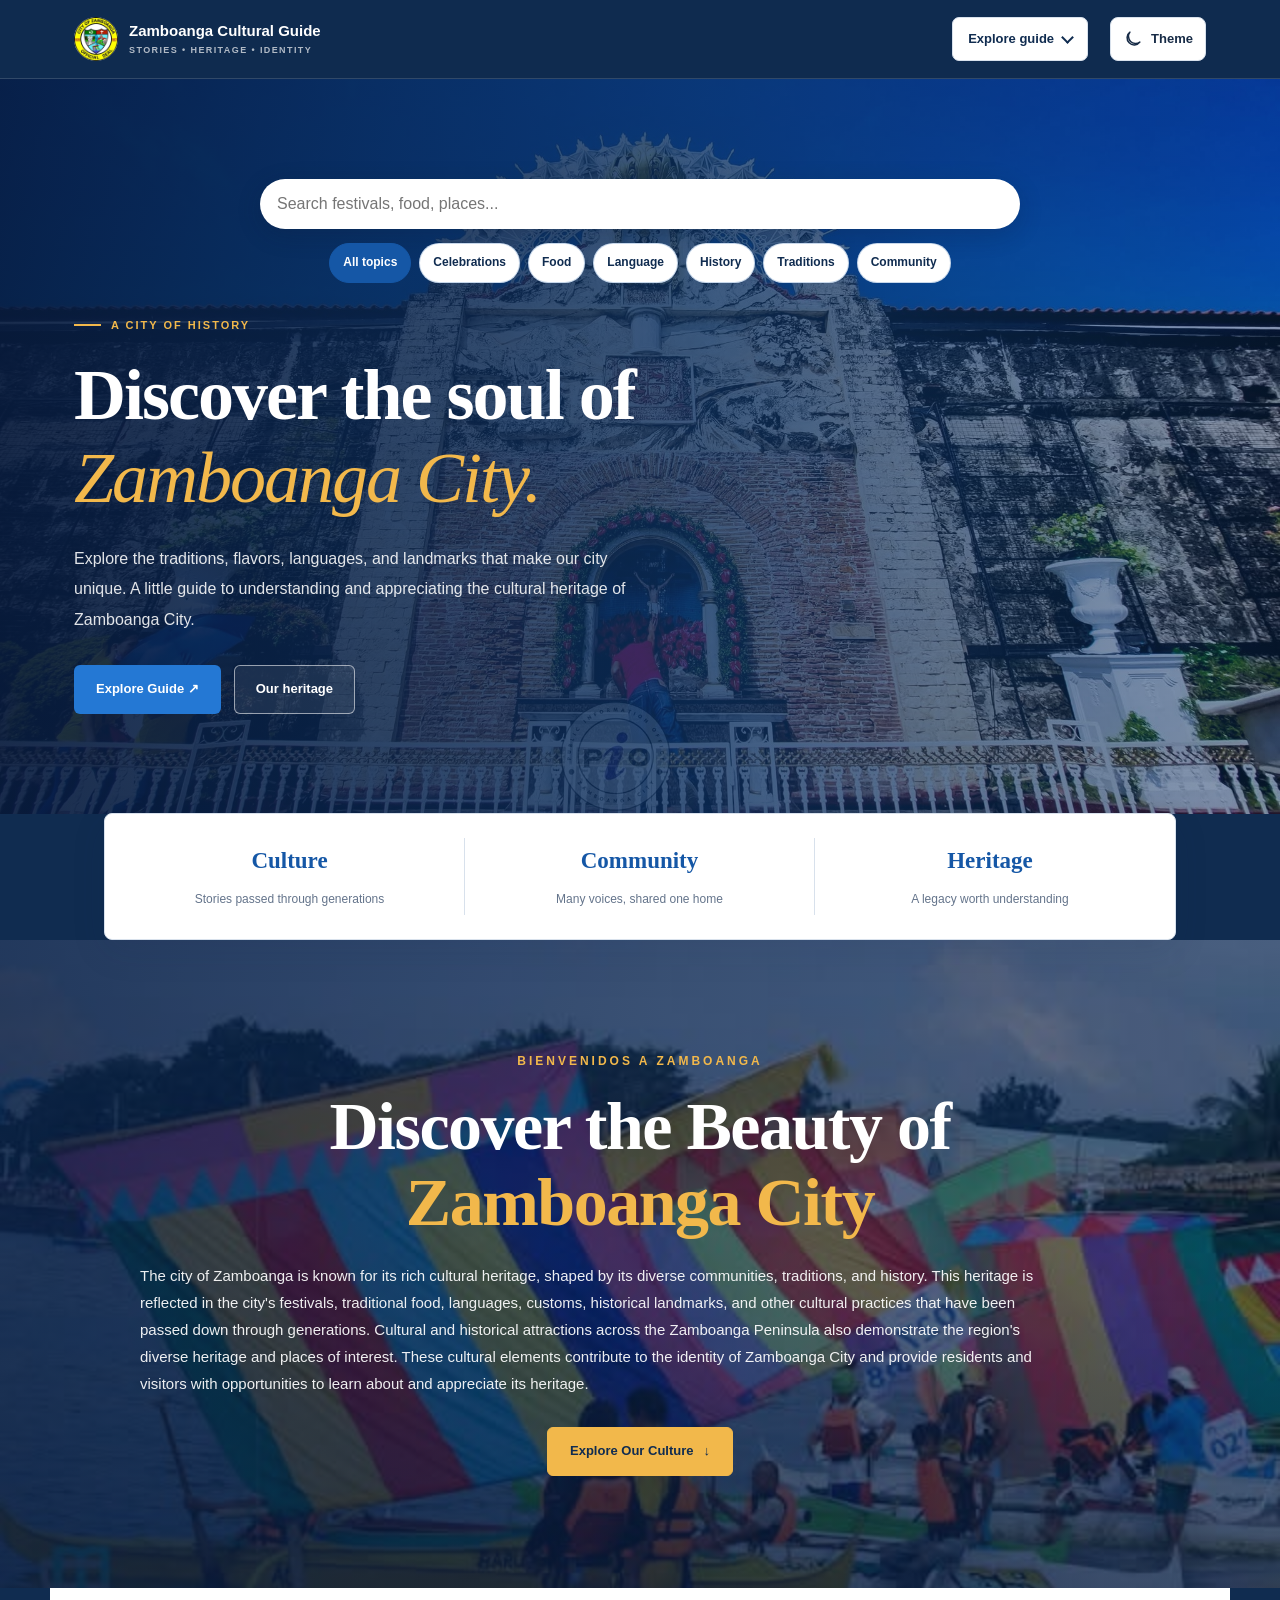
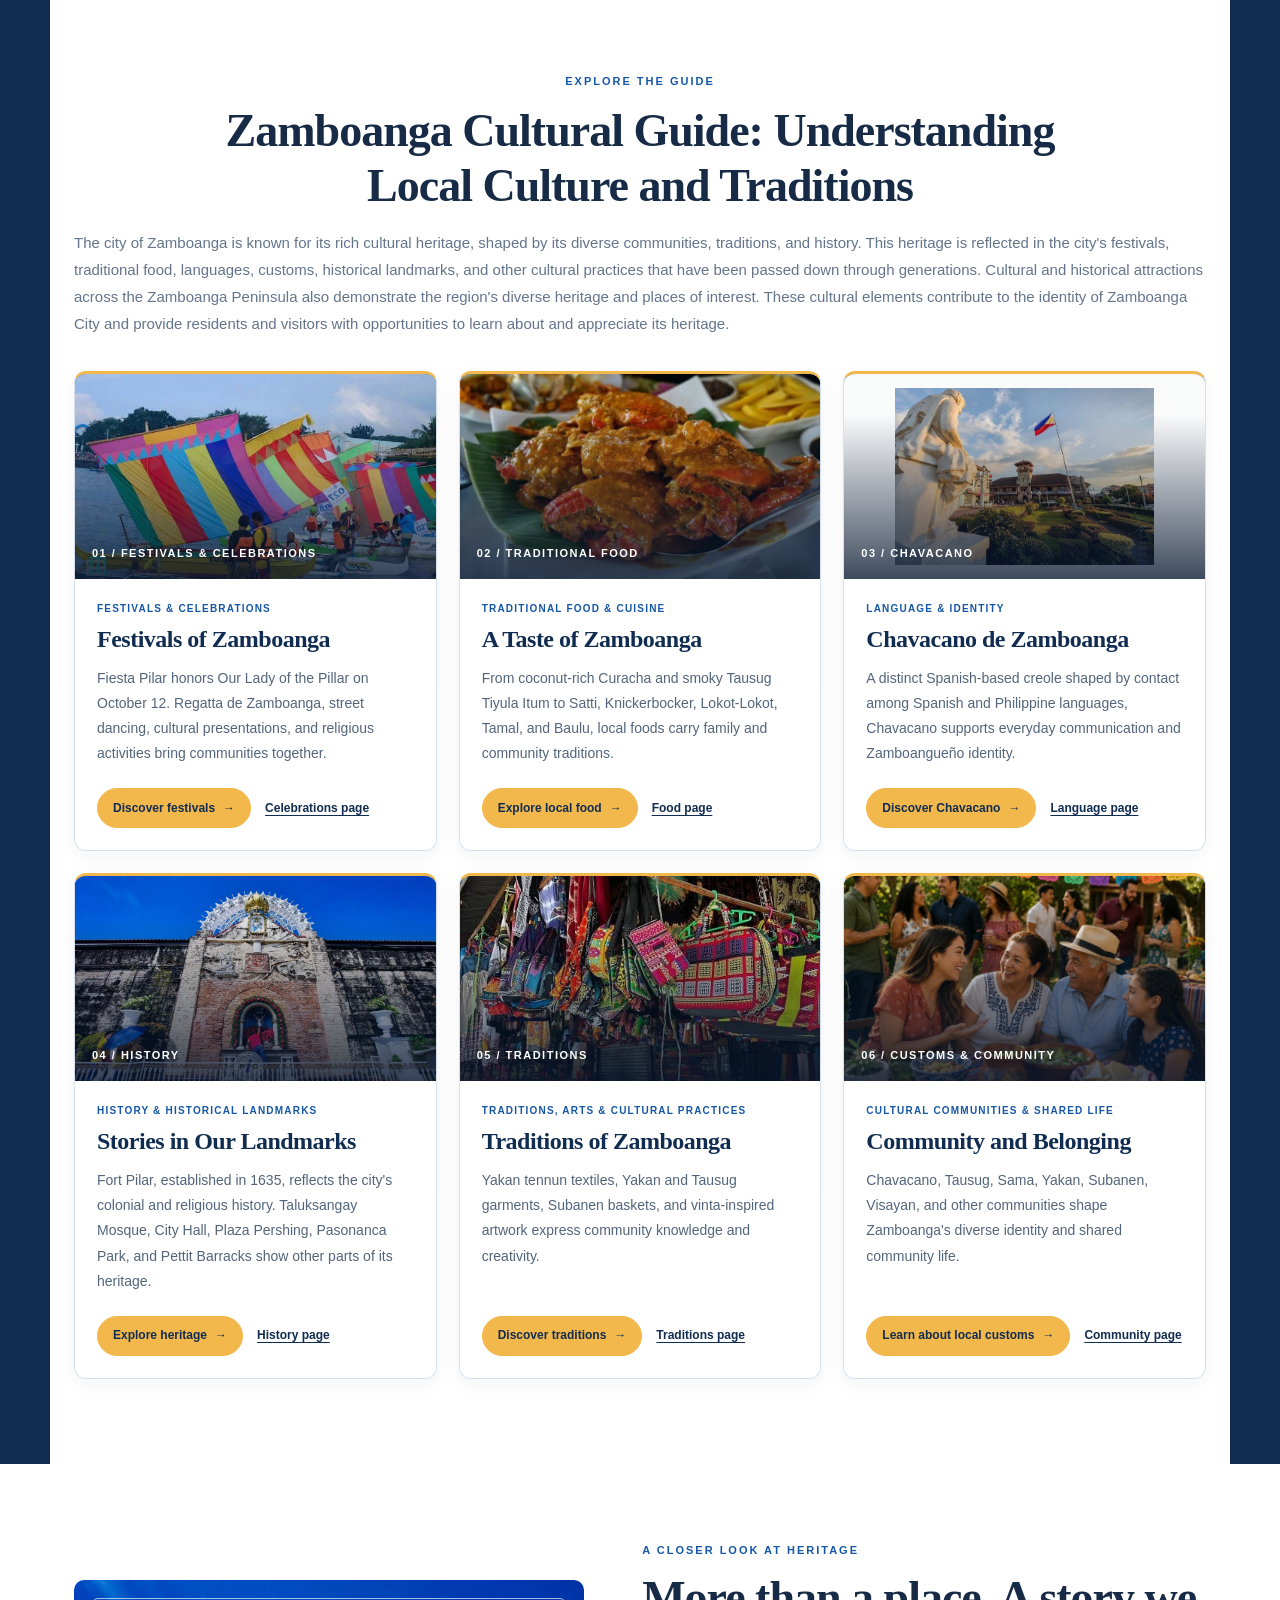
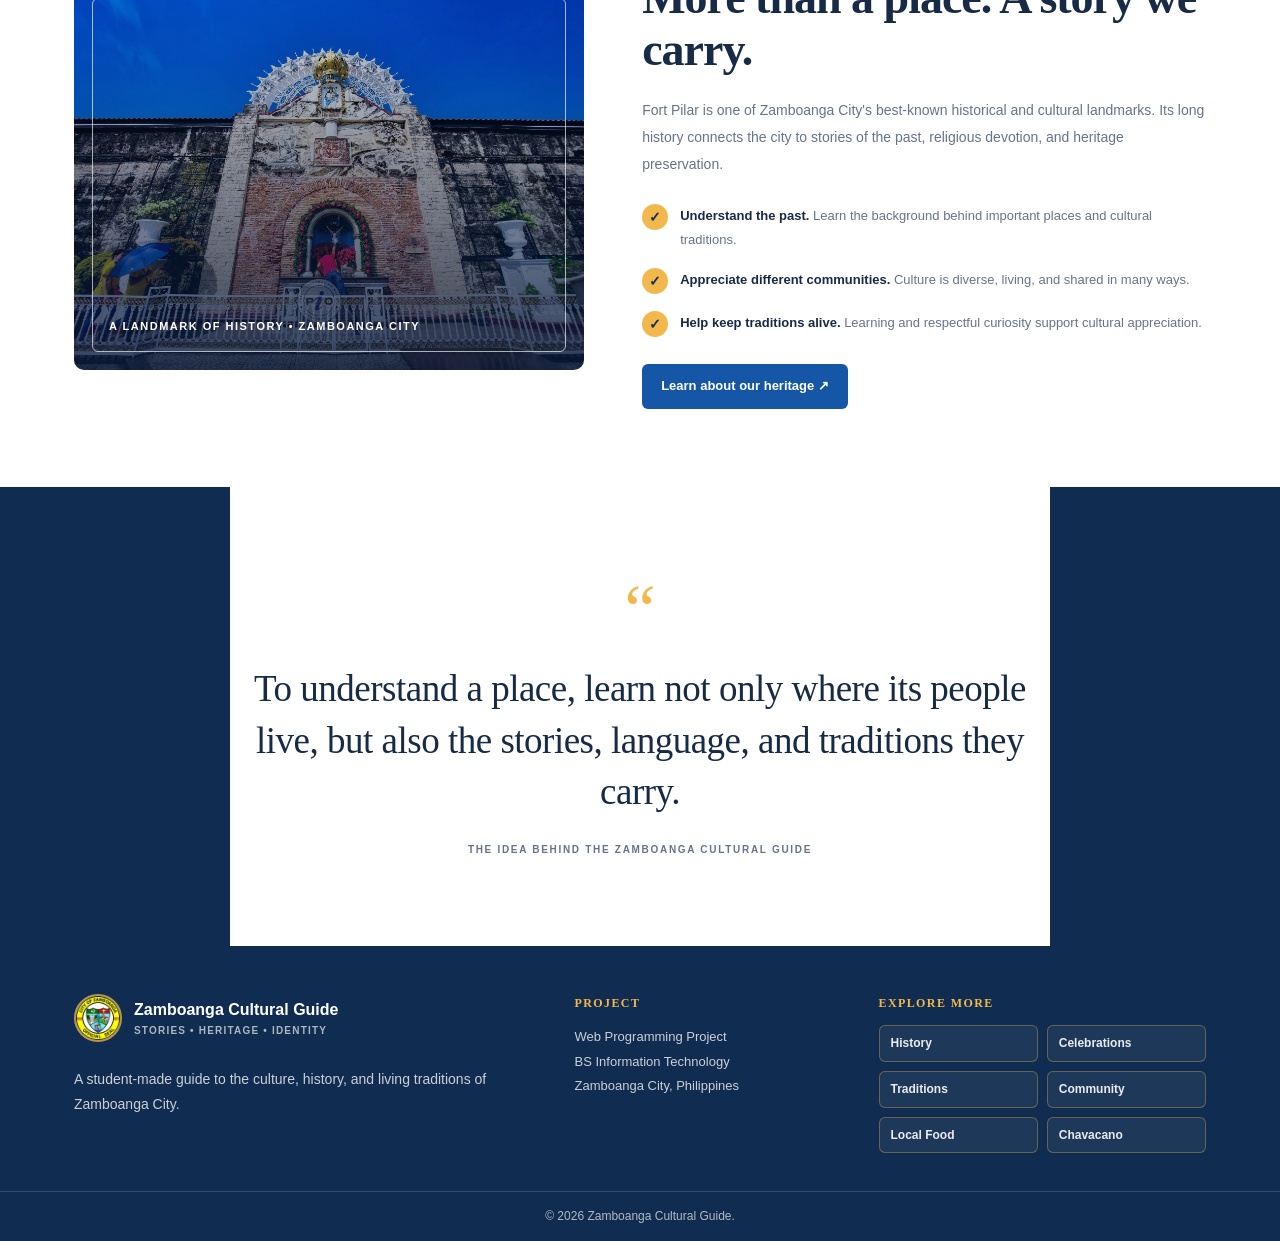
<file: index.html>
<!DOCTYPE html>
<html lang="en">
<head>
    <meta charset="UTF-8">
    <meta name="viewport" content="width=device-width, initial-scale=1.0">
    <meta name="description" content="Explore the traditions, food, language, and heritage of Zamboanga City.">
    <title>Zamboanga Cultural Guide</title>
    <link rel="stylesheet" href="style.css">
    <link rel="stylesheet" href="footer.css">
    <link rel="stylesheet" href="interactions.css">
    <link rel="stylesheet" href="dark-mode.css">
    <script src="dark-mode.js" defer></script>
    <script src="interactions.js" defer></script>
</head>

<body>

    <!-- Navigation -->
    <header class="topbar" id="home">
        <div class="nav-wrap">
            <a class="brand" href="#home">
                <img class="brand-logo" src="Image/zm%20city%20logo.jpg" alt="Zamboanga City logo">
                <span>
                    Zamboanga Cultural Guide
                    <small>Stories • Heritage • Identity</small>
                </span>
            </a>

            <details class="site-menu">
                <summary aria-controls="site-menu-panel">Explore guide</summary>
                <nav class="site-menu__panel" id="site-menu-panel" aria-label="Main navigation">
                    <a href="#home">Home</a>
                    <a href="tradition.html">Traditions &amp; Crafts</a>
                    <a href="celebrations.html">Celebrations</a>
                    <a href="community.html">Community</a>
                    <a href="local%20food.html">Local Food</a>
                    <a href="language.html">Chavacano Language</a>
                    <a href="History.html">History &amp; Heritage</a>
                    <a href="#about">About This Guide</a>
                </nav>
            </details>
            <button class="theme-toggle" type="button" aria-label="Switch to dark mode" aria-pressed="false" title="Switch to dark mode">
                <svg class="theme-toggle__icon theme-toggle__icon--moon" viewBox="0 0 24 24" aria-hidden="true"><path d="M20.2 15.7A8.5 8.5 0 0 1 8.3 3.8 8.5 8.5 0 1 0 20.2 15.7Z"></path></svg>
                <svg class="theme-toggle__icon theme-toggle__icon--sun" viewBox="0 0 24 24" aria-hidden="true"><circle cx="12" cy="12" r="4"></circle><path d="M12 2v2m0 16v2M4.93 4.93l1.42 1.42m11.3 11.3 1.42 1.42M2 12h2m16 0h2M4.93 19.07l1.42-1.42m11.3-11.3 1.42-1.42"></path></svg>
                <span class="theme-toggle__label">Theme</span>
            </button>
        </div>
    </header>

    <main>

        <!-- Hero Section -->
        <section class="hero">
            <div class="hero-overlay"></div>

            <div class="hero-inner">
                <div class="culture-tools" aria-label="Find a culture topic">
                    <label class="culture-search">
                        <span class="visually-hidden">Search culture topics</span>
                        <input id="culture-search" type="search" placeholder="Search festivals, food, places..." autocomplete="off">
                    </label>
                    <div class="culture-filters" role="group" aria-label="Filter culture topics">
                        <button class="culture-filter is-active" type="button" data-filter="all" aria-pressed="true">All topics</button>
                        <button class="culture-filter" type="button" data-filter="celebrations" aria-pressed="false">Celebrations</button>
                        <button class="culture-filter" type="button" data-filter="food" aria-pressed="false">Food</button>
                        <button class="culture-filter" type="button" data-filter="language" aria-pressed="false">Language</button>
                        <button class="culture-filter" type="button" data-filter="heritage" aria-pressed="false">History</button>
                        <button class="culture-filter" type="button" data-filter="traditions" aria-pressed="false">Traditions</button>
                        <button class="culture-filter" type="button" data-filter="community" aria-pressed="false">Community</button>
                    </div>
                    <p class="culture-results visually-hidden" id="culture-results" aria-live="polite"></p>
                </div>

                <div class="hero-content">
                    <p class="eyebrow">A city of history</p>

                    <h1>
                        Discover the soul of
                        <em>Zamboanga City.</em>
                    </h1>

                    <p class="hero-copy">
                        Explore the traditions, flavors, languages, and landmarks
                        that make our city unique. A little guide to understanding
                        and appreciating the cultural heritage of Zamboanga City.
                    </p>

                    <div class="hero-actions">
                        <a class="primary-btn" href="#explore">
                            Explore Guide ↗
                        </a>

                        <a class="secondary-btn" href="#heritage">
                            Our heritage
                        </a>
                    </div>
                </div>
            </div>
        </section>

        <!-- Highlights -->
        <section class="stats" aria-label="Guide highlights">
            <div class="stat-bar">
                <div class="stat">
                    <strong>Culture</strong>
                    <span>Stories passed through generations</span>
                </div>

                <div class="stat">
                    <strong>Community</strong>
                    <span>Many voices, shared one home</span>
                </div>

                <div class="stat">
                    <strong>Heritage</strong>
                    <span>A legacy worth understanding</span>
                </div>
            </div>
        </section>

        <!-- Cinematic Welcome Section: introduction before the culture cards -->
        <section class="welcome-video" aria-labelledby="welcome-title">
            <div class="welcome-video__fallback" aria-hidden="true"></div>
            <div class="welcome-video__media" aria-hidden="true">
                <video
                    class="welcome-video__video"
                    autoplay
                    muted
                    loop
                    playsinline
                    preload="auto"
                    poster="Image/Celebrations.jpg"
                    aria-hidden="true"
                >
                    <source src="Image/Vid.mp4" type="video/mp4">
                </video>
            </div>
            <div class="welcome-video__shade" aria-hidden="true"></div>

            <div class="welcome-video__content">
                <p class="welcome-video__label">BIENVENIDOS A ZAMBOANGA</p>
                <h2 id="welcome-title">
                    Discover the Beauty of <span>Zamboanga City</span>
                </h2>
                <p class="welcome-video__description">
                    The city of Zamboanga is known for its rich cultural
                    heritage, shaped by its diverse communities, traditions,
                    and history. This heritage is reflected in the city's
                    festivals, traditional food, languages, customs, historical
                    landmarks, and other cultural practices that have been
                    passed down through generations. Cultural and historical
                    attractions across the Zamboanga Peninsula also demonstrate
                    the region's diverse heritage and places of interest. These
                    cultural elements contribute to the identity of Zamboanga
                    City and provide residents and visitors with opportunities
                    to learn about and appreciate its heritage.
                </p>
                <a class="welcome-video__button" href="#explore">
                    Explore Our Culture <span aria-hidden="true">↓</span>
                </a>
            </div>
        </section>

        <!-- Explore Culture -->
        <section class="section" id="explore" aria-labelledby="explore-title">
            <div class="section-heading">
                <div>
                    <p class="kicker">Explore the guide</p>
                    <h2 id="explore-title">Zamboanga Cultural Guide: Understanding Local Culture and Traditions</h2>
                </div>

                <p id="explore-description">
                    The city of Zamboanga is known for its rich cultural
                    heritage, shaped by its diverse communities, traditions,
                    and history. This heritage is reflected in the city's
                    festivals, traditional food, languages, customs, historical
                    landmarks, and other cultural practices that have been
                    passed down through generations. Cultural and historical
                    attractions across the Zamboanga Peninsula also demonstrate
                    the region's diverse heritage and places of interest. These
                    cultural elements contribute to the identity of Zamboanga
                    City and provide residents and visitors with opportunities
                    to learn about and appreciate its heritage.
                </p>
            </div>

            <div class="card-grid">

                <!-- Card 1 -->
                <article class="culture-card" data-category="celebrations"
                    data-search="celebrations festivals festival Hermosa Festival Fiesta Pilar Our Lady of the Pillar October 12 Regatta de Zamboanga Dia de la Ciudad June 23 Dia del Chavacano street dancing public events">
                    <div class="card-visual visual-festival">
                        <img class="card-image" src="Image/Celebrations.jpg" alt="Community celebration in Zamboanga City" loading="lazy">
                        <span class="number">01 / FESTIVALS &amp; CELEBRATIONS</span>
                    </div>

                    <div class="card-body">
                        <p class="card-meta">Festivals &amp; Celebrations</p>
                        <h3>Festivals of Zamboanga</h3>
                        <p>
                            Fiesta Pilar honors Our Lady of the Pillar on
                            October 12. Regatta de Zamboanga, street dancing,
                            cultural presentations, and religious activities
                            bring communities together.
                        </p>
                        <div class="card-actions">
                            <button class="text-link" type="button" data-detail="festival">
                                Discover festivals <span aria-hidden="true">→</span>
                            </button>
                            <a class="card-page-link" href="celebrations.html#hermosa">Celebrations page</a>
                        </div>
                    </div>
                </article>

                <!-- Card 2 -->
                <article class="culture-card" data-category="food"
                    data-search="food local food A Taste of Zamboanga Curacha spanner crab coconut sauce Tiyula Itum Itum na Tiyula black soup Tausug Satti ta'mu puso Knickerbocker dessert seafood Lokot-Lokot Lokot lokot Tamal Baulu Bawlu Baolo cuisine">
                    <div class="card-visual visual-food">
                        <img class="card-image" src="Image/CURACHA.jpg" alt="Curacha crab, a Zamboanga seafood specialty" loading="lazy">
                        <span class="number">02 / TRADITIONAL FOOD</span>
                    </div>

                    <div class="card-body">
                        <p class="card-meta">Traditional Food &amp; Cuisine</p>
                        <h3>A Taste of Zamboanga</h3>
                        <p>
                            From coconut-rich Curacha and smoky Tausug
                            Tiyula Itum to Satti, Knickerbocker, Lokot-Lokot,
                            Tamal, and Baulu, local foods carry family and
                            community traditions.
                        </p>
                        <div class="card-actions">
                            <button class="text-link" type="button" data-detail="food">
                                Explore local food <span aria-hidden="true">→</span>
                            </button>
                            <a class="card-page-link" href="local%20food.html">Food page</a>
                        </div>
                    </div>
                </article>

                <!-- Card 3 -->
                <article class="culture-card" data-category="language"
                    data-search="Chavacano de Zamboanga Chavacano language history origin 17th century Manila Cavite Spanish-based creole Buenos dias Gracias Buenas tardes Como tu Ta ama yo contigo identity everyday phrases creole">
                    <div class="card-visual visual-language">
                        <img class="card-image" src="Image/identity.jpg" alt="Community identity in Zamboanga City" loading="lazy">
                        <span class="number">03 / CHAVACANO</span>
                    </div>

                    <div class="card-body">
                        <p class="card-meta">Language &amp; Identity</p>
                        <h3>Chavacano de Zamboanga</h3>
                        <p>
                            A distinct Spanish-based creole shaped by contact
                            among Spanish and Philippine languages, Chavacano
                            supports everyday communication and Zamboangueño
                            identity.
                        </p>
                        <div class="card-actions">
                            <button class="text-link" type="button" data-detail="language">
                                Discover Chavacano <span aria-hidden="true">→</span>
                            </button>
                            <a class="card-page-link" href="language.html">Language page</a>
                        </div>
                    </div>
                </article>

                <!-- Card 4 -->
                <article class="culture-card" data-category="heritage"
                    data-search="Stories in Our Landmarks Fort Pilar Real Fuerza Nuestra Señora del Pilar Zaragoza 1635 Spanish history Taluksangay Mosque 1885 Hadji Abdullah Maas Nuno Zamboanga City Hall Plaza Pershing Pasonanca Park Pettit Barracks heritage landmark">
                    <div class="card-visual visual-heritage">
                        <img class="card-image" src="Image/FORT%20PILLAR.jpg" alt="Historic Fort Pilar in Zamboanga City" loading="lazy">
                        <span class="number">04 / HISTORY</span>
                    </div>

                    <div class="card-body">
                        <p class="card-meta">History &amp; Historical Landmarks</p>
                        <h3>Stories in Our Landmarks</h3>
                        <p>
                            Fort Pilar, established in 1635, reflects the
                            city's colonial and religious history. Taluksangay
                            Mosque, City Hall, Plaza Pershing, Pasonanca Park,
                            and Pettit Barracks show other parts of its heritage.
                        </p>
                        <div class="card-actions">
                            <button class="text-link" type="button" data-detail="landmarks">
                                Explore heritage <span aria-hidden="true">→</span>
                            </button>
                            <a class="card-page-link" href="History.html">History page</a>
                        </div>
                    </div>
                </article>

                <!-- Card 5 -->
                <article class="culture-card" data-category="traditions"
                    data-search="Traditions of Zamboanga Made by Tradition arts crafts clothing traditional Yakan weaving Tennun textiles saputangan pis pinantupan Tausug pis siyabit Subanen baskets handicrafts vinta-inspired artwork music dance practices heritage">
                    <div class="card-visual visual-crafts">
                        <img class="card-image" src="Image/arts%20and%20craft.jpg" alt="Traditional arts and handcrafted cultural pieces" loading="lazy">
                        <span class="number">05 / TRADITIONS</span>
                    </div>

                    <div class="card-body">
                        <p class="card-meta">Traditions, Arts &amp; Cultural Practices</p>
                        <h3>Traditions of Zamboanga</h3>
                        <p>
                            Yakan tennun textiles, Yakan and Tausug garments,
                            Subanen baskets, and vinta-inspired artwork express
                            community knowledge and creativity.
                        </p>
                        <div class="card-actions">
                            <button class="text-link" type="button" data-detail="crafts">
                                Discover traditions <span aria-hidden="true">→</span>
                            </button>
                            <a class="card-page-link" href="tradition.html#traditions">Traditions page</a>
                        </div>
                    </div>
                </article>

                <!-- Card 6 -->
                <article class="culture-card" data-category="community"
                    data-search="Community and Belonging cultural communities identity diversity Chavacano Tausug Sama Yakan Subanen Visayan family gatherings relationships community life respect">
                    <div class="card-visual visual-customs">
                        <img class="card-image" src="Image/gathering.jpg" alt="Community members gathered together in Zamboanga City" loading="lazy">
                        <span class="number">06 / CUSTOMS &amp; COMMUNITY</span>
                    </div>

                    <div class="card-body">
                        <p class="card-meta">Cultural Communities &amp; Shared Life</p>
                        <h3>Community and Belonging</h3>
                        <p>
                            Chavacano, Tausug, Sama, Yakan, Subanen, Visayan,
                            and other communities shape Zamboanga's diverse
                            identity and shared community life.
                        </p>
                        <div class="card-actions">
                            <button class="text-link" type="button" data-detail="customs">
                                Learn about local customs <span aria-hidden="true">→</span>
                            </button>
                            <a class="card-page-link" href="community.html">Community page</a>
                        </div>
                    </div>
                </article>

            </div>
            <p class="culture-empty" id="culture-empty" hidden>No culture topics match your search. Try another word or category.</p>

            <dialog class="culture-modal" id="culture-modal" aria-labelledby="culture-modal-title">
                <div class="culture-modal__header">
                    <div>
                        <p class="kicker">Zamboanga Cultural Guide</p>
                        <h2 id="culture-modal-title"></h2>
                    </div>
                    <button class="culture-modal__close" type="button" aria-label="Close details">×</button>
                </div>
                <div class="culture-modal__content" id="culture-modal-content"></div>
                <div class="culture-modal__footer">
                    <button class="secondary-btn" type="button" data-return-home>Return to Home</button>
                    <a class="primary-btn" id="culture-modal-link" href="#">Read more</a>
                    <button class="secondary-btn" type="button" data-close-modal>Close</button>
                </div>
            </dialog>
        </section>

        <!-- Fort Pilar Heritage Feature -->
        <section class="feature-band" id="heritage">
            <div class="feature-inner">

                <div class="feature-art">
                    <iframe
                        class="feature-video"
                        src="https://www.youtube-nocookie.com/embed/FadEtQRVvIQ?autoplay=1&amp;mute=1&amp;loop=1&amp;playlist=FadEtQRVvIQ&amp;controls=1&amp;playsinline=1&amp;rel=0"
                        title="Fort Pilar, Zamboanga City"
                        allow="autoplay; encrypted-media; picture-in-picture"
                        allowfullscreen
                    ></iframe>
                    <span class="feature-label">
                        A landmark of history • Zamboanga City
                    </span>
                </div>

                <div class="feature-copy">
                    <p class="kicker">A closer look at heritage</p>

                    <h2>More than a place. A story we carry.</h2>

                    <p>
                        Fort Pilar is one of Zamboanga City's best-known historical
                        and cultural landmarks. Its long history connects the city
                        to stories of the past, religious devotion, and heritage
                        preservation.
                    </p>

                    <div class="feature-points">
                        <div class="feature-point">
                            <span class="check">✓</span>
                            <p>
                                <strong>Understand the past.</strong>
                                Learn the background behind important places and
                                cultural traditions.
                            </p>
                        </div>

                        <div class="feature-point">
                            <span class="check">✓</span>
                            <p>
                                <strong>Appreciate different communities.</strong>
                                Culture is diverse, living, and shared in many ways.
                            </p>
                        </div>

                        <div class="feature-point">
                            <span class="check">✓</span>
                            <p>
                                <strong>Help keep traditions alive.</strong>
                                Learning and respectful curiosity support cultural
                                appreciation.
                            </p>
                        </div>
                    </div>

                    <a class="primary-btn" href="#about">
                        Learn about our heritage ↗
                    </a>
                </div>

            </div>
        </section>

        <!-- About Section -->
        <section class="quote-section" id="about">
            <div class="quote-mark">“</div>

            <blockquote>
                To understand a place, learn not only where its people live,
                but also the stories, language, and traditions they carry.
            </blockquote>

            <p>THE IDEA BEHIND THE ZAMBOANGA CULTURAL GUIDE</p>
        </section>

    </main>

    <!-- Footer -->
    <footer class="site-footer">
        <div class="site-footer__inner">
            <section class="site-footer__about" aria-label="About this guide">
                <a class="site-footer__brand" href="#home">
                    <img src="Image/zm%20city%20logo.jpg" alt="Zamboanga City logo">
                    <span>
                        Zamboanga Cultural Guide
                        <small>Stories • Heritage • Identity</small>
                    </span>
                </a>
                <p class="site-footer__description">
                    A student-made guide to the culture, history, and living
                    traditions of Zamboanga City.
                </p>
            </section>

            <section aria-label="Project information">
                <h2 class="site-footer__heading">Project</h2>
                <p class="site-footer__details">
                    Web Programming Project<br>
                    BS Information Technology<br>
                    Zamboanga City, Philippines
                </p>
            </section>

            <nav aria-label="Explore more" class="site-footer__navigation">
                <h2 class="site-footer__heading">Explore more</h2>
                <div class="site-footer__links">
                    <a href="History.html">History</a>
                    <a href="celebrations.html">Celebrations</a>
                    <a href="tradition.html">Traditions</a>
                    <a href="community.html">Community</a>
                    <a href="local%20food.html">Local Food</a>
                    <a href="language.html">Chavacano</a>
                </div>
            </nav>
        </div>
        <div class="site-footer__bottom">
            &copy; 2026 Zamboanga Cultural Guide.
        </div>
    </footer>

</body>
</html>
</file>
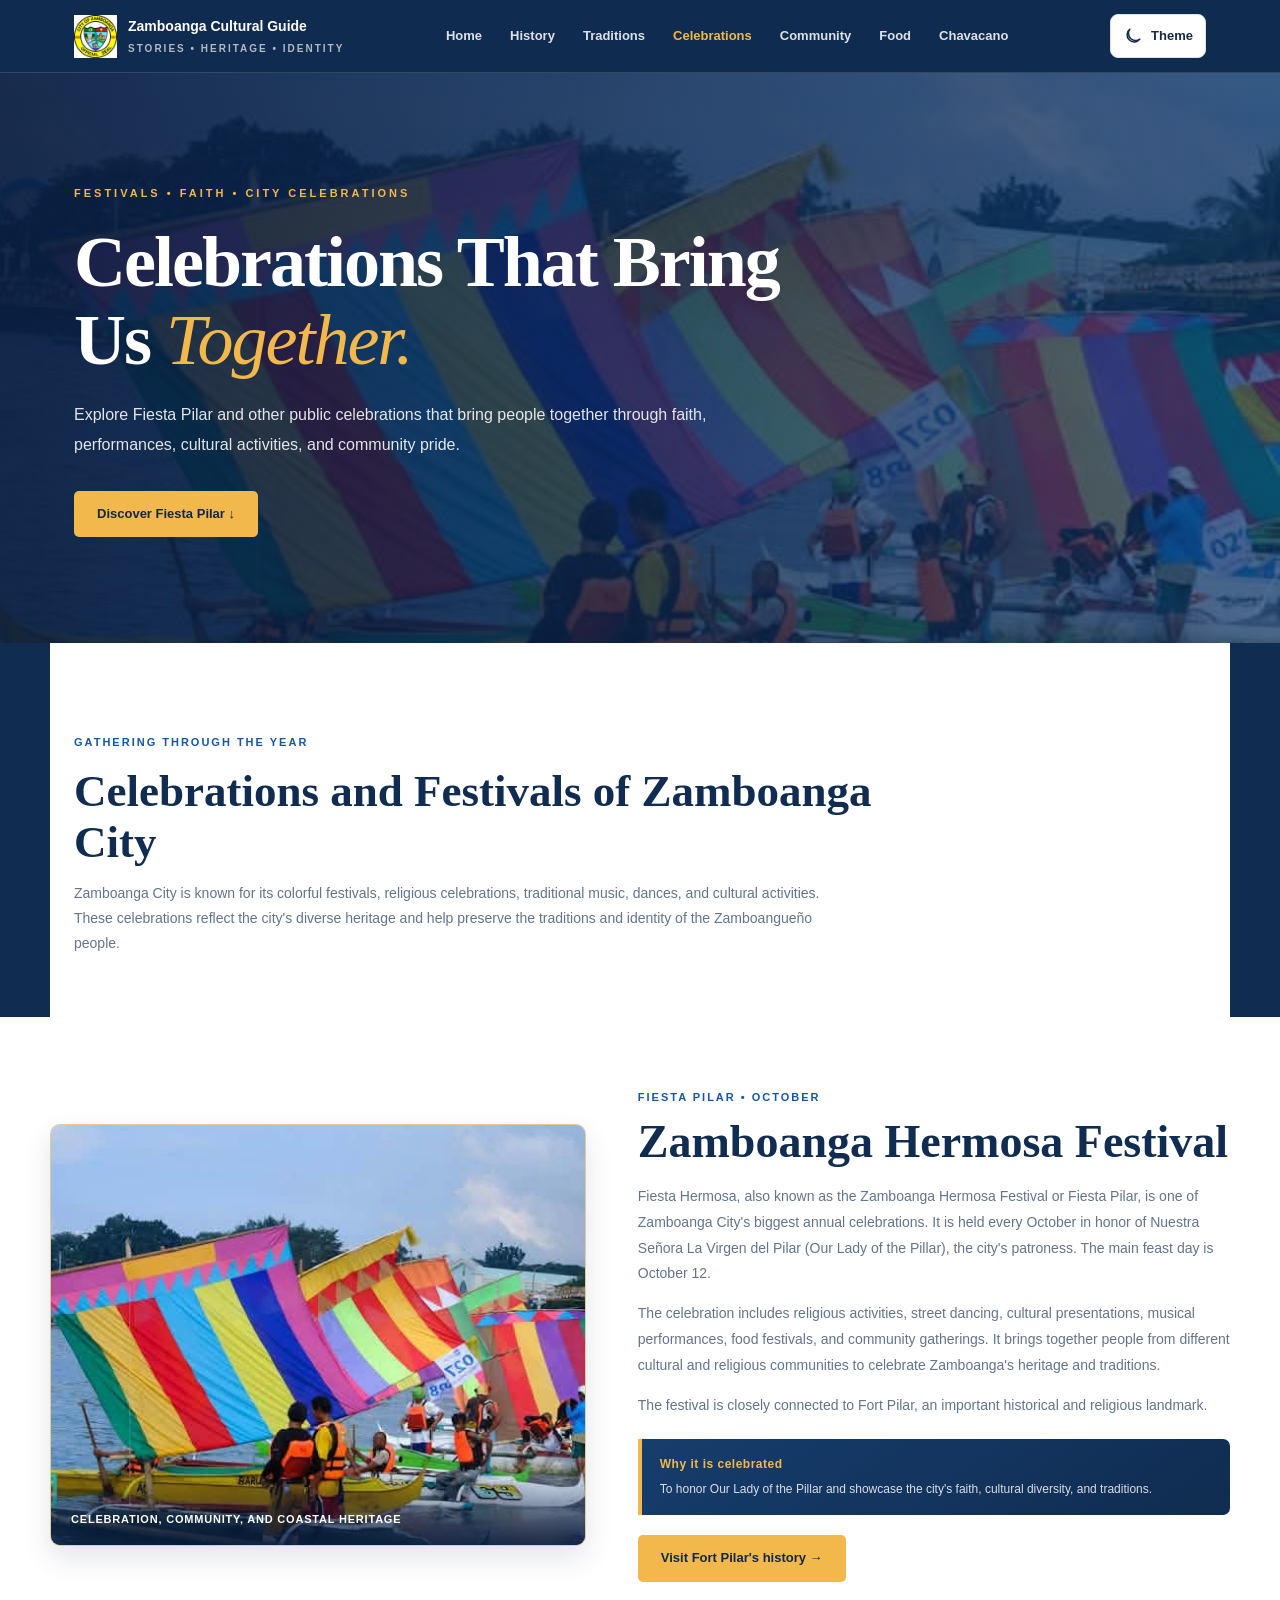
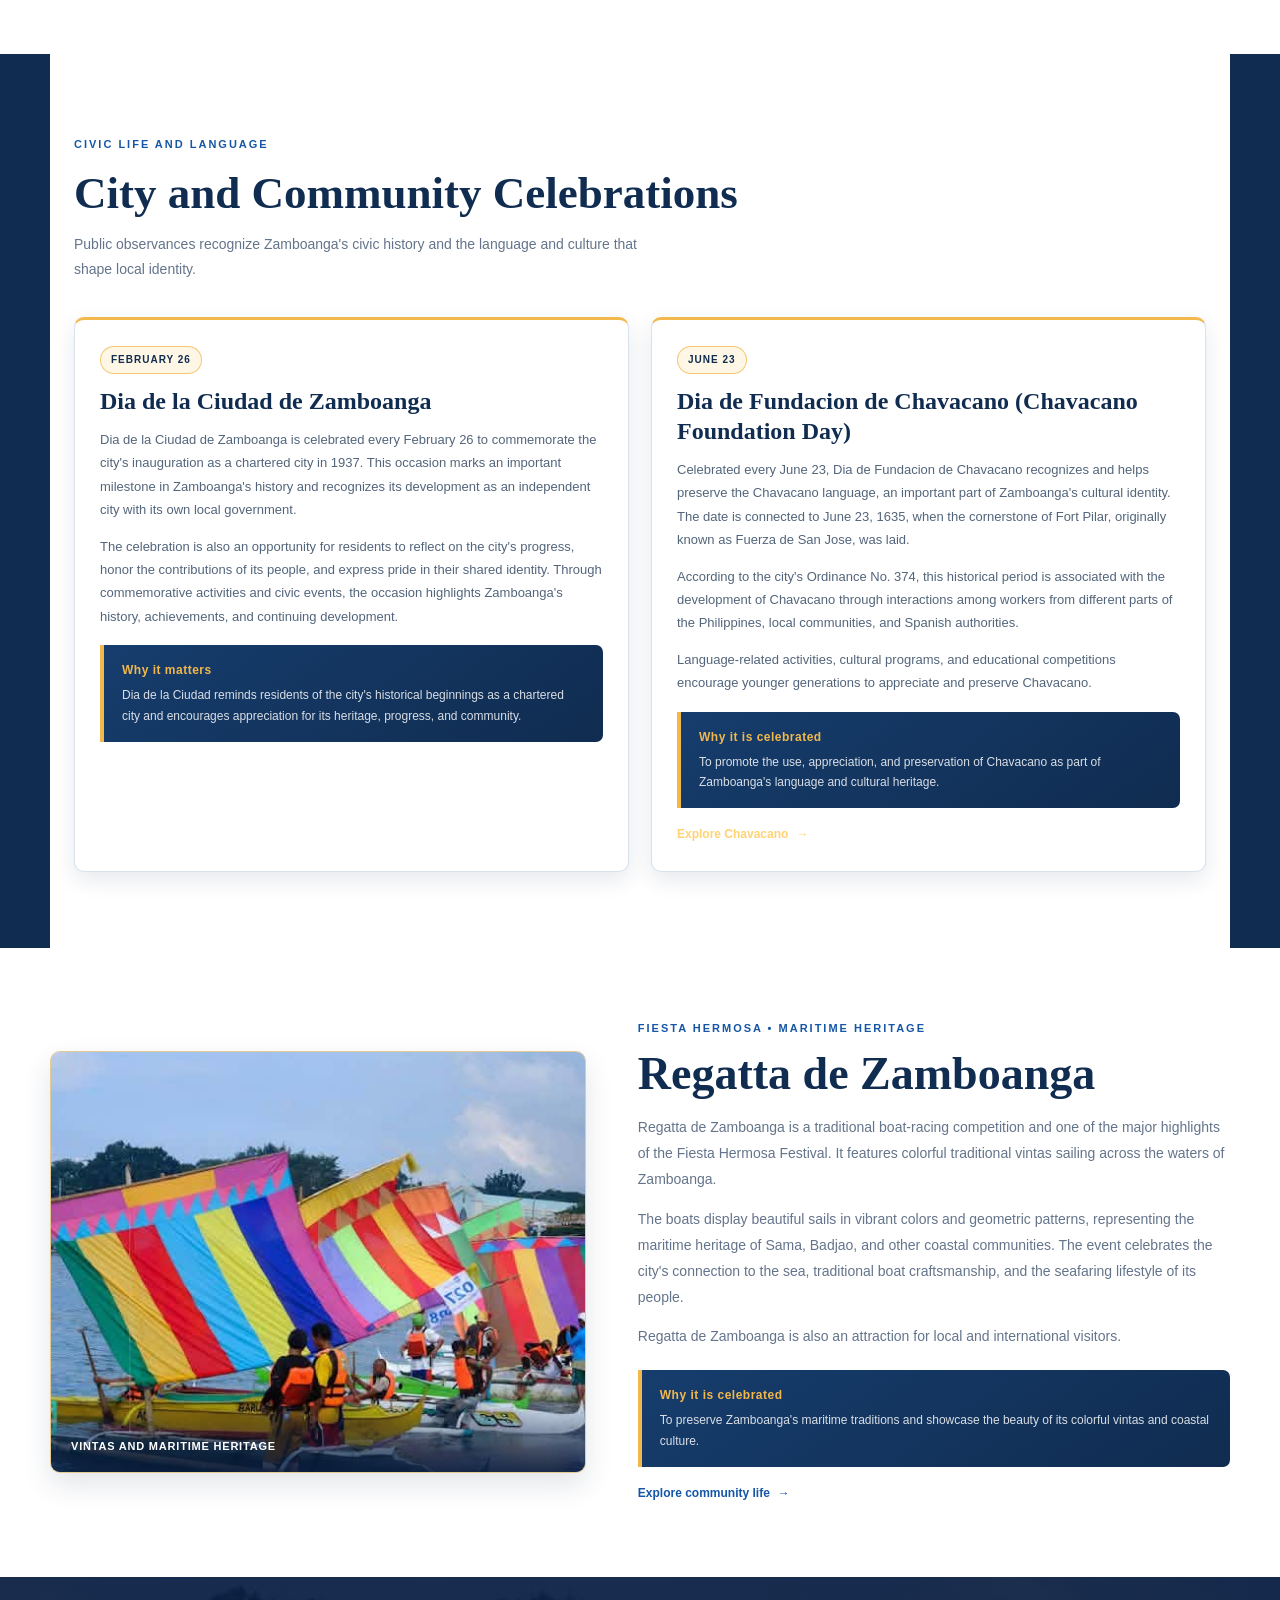
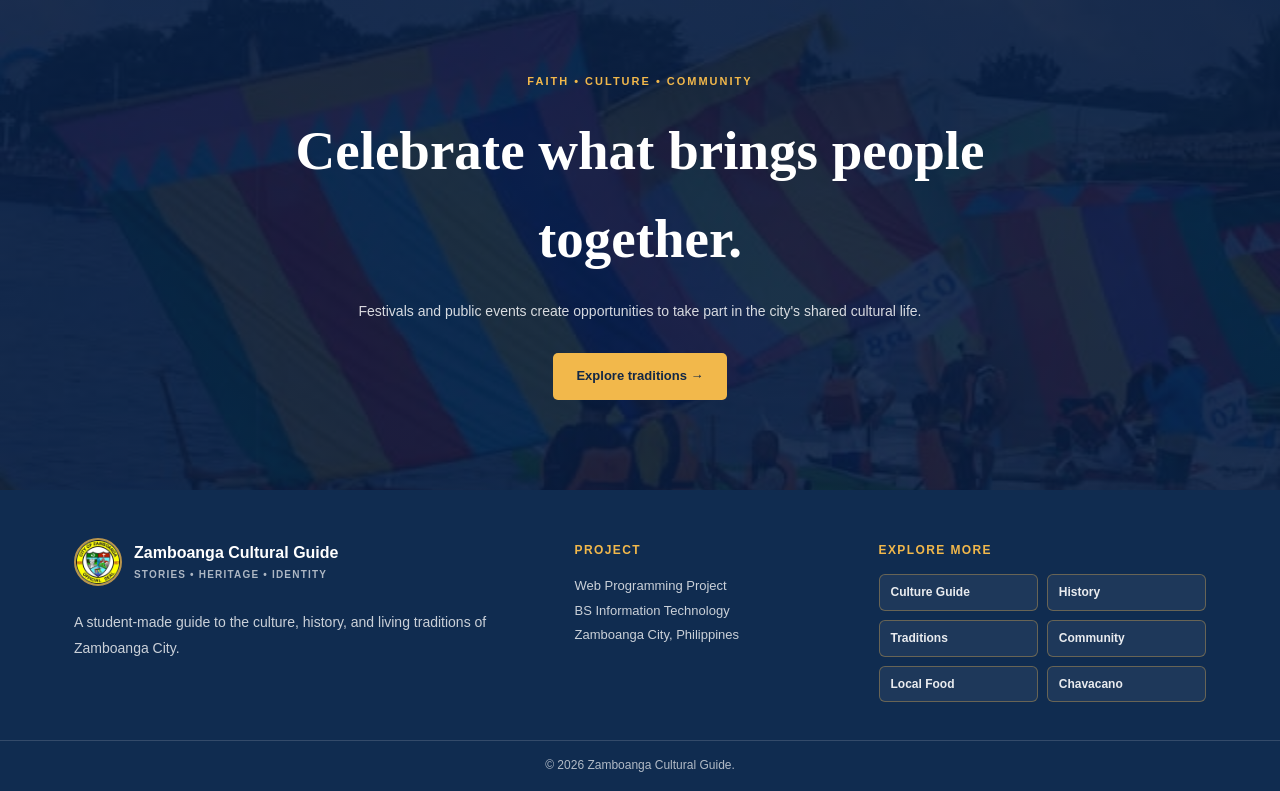
<file: celebrations.html>
<!DOCTYPE html>
<html lang="en">
<head>
    <meta charset="UTF-8">
    <meta name="viewport" content="width=device-width, initial-scale=1.0">
    <meta name="description" content="Explore Fiesta Hermosa, Dia de la Ciudad, Dia de Fundacion de Chavacano, and Regatta de Zamboanga.">
    <title>Celebrations of Zamboanga | Zamboanga Cultural Guide</title>
    <link rel="stylesheet" href="tradition.css">
    <link rel="stylesheet" href="celebrations.css">
    <link rel="stylesheet" href="footer.css">
    <link rel="stylesheet" href="interactions.css">
    <link rel="stylesheet" href="dark-mode.css">
    <script src="dark-mode.js" defer></script>
    <script src="interactions.js" defer></script>
</head>
<body class="celebrations-page">
    <header class="topbar" id="home">
        <div class="nav-container">
            <a href="index.html" class="brand">
                <img src="Image/zm%20city%20logo.jpg" alt="Zamboanga City logo">
                <span>
                    Zamboanga Cultural Guide
                    <small>Stories • Heritage • Identity</small>
                </span>
            </a>

            <nav class="nav-links" id="navLinks" aria-label="Main navigation">
                <a href="index.html">Home</a>
                <a href="History.html">History</a>
                <a href="tradition.html">Traditions</a>
                <a href="celebrations.html" class="active" aria-current="page">Celebrations</a>
                <a href="community.html">Community</a>
                <a href="local%20food.html">Food</a>
                <a href="language.html">Chavacano</a>
            </nav>

            <button class="menu-btn" id="menuBtn" type="button" aria-controls="navLinks" aria-expanded="false">
                <span aria-hidden="true">☰</span> Menu
            </button>
            <button class="theme-toggle" type="button" aria-label="Switch to dark mode" aria-pressed="false" title="Switch to dark mode">
                <svg class="theme-toggle__icon theme-toggle__icon--moon" viewBox="0 0 24 24" aria-hidden="true"><path d="M20.2 15.7A8.5 8.5 0 0 1 8.3 3.8 8.5 8.5 0 1 0 20.2 15.7Z"></path></svg>
                <svg class="theme-toggle__icon theme-toggle__icon--sun" viewBox="0 0 24 24" aria-hidden="true"><circle cx="12" cy="12" r="4"></circle><path d="M12 2v2m0 16v2M4.93 4.93l1.42 1.42m11.3 11.3 1.42 1.42M2 12h2m16 0h2M4.93 19.07l1.42-1.42m11.3-11.3 1.42-1.42"></path></svg>
                <span class="theme-toggle__label">Theme</span>
            </button>
        </div>
    </header>

    <main>
        <section class="hero">
            <div class="hero-overlay" aria-hidden="true"></div>
            <div class="hero-content">
                <span class="eyebrow">Festivals • Faith • City Celebrations</span>
                <h1>Celebrations That Bring Us <em>Together.</em></h1>
                <p>
                    Explore Fiesta Pilar and other public celebrations that
                    bring people together through faith, performances,
                    cultural activities, and community pride.
                </p>
                <a href="#hermosa" class="hero-btn">Discover Fiesta Pilar <span aria-hidden="true">↓</span></a>
            </div>
        </section>

        <section class="section celebration-intro" id="celebrations" aria-labelledby="celebrations-title">
            <div class="section-heading">
                <span class="kicker">Gathering through the year</span>
                <h2 id="celebrations-title">Celebrations and Festivals of Zamboanga City</h2>
                <p>
                    Zamboanga City is known for its colorful festivals,
                    religious celebrations, traditional music, dances, and
                    cultural activities. These celebrations reflect the
                    city's diverse heritage and help preserve the traditions
                    and identity of the Zamboangueño people.
                </p>
            </div>
        </section>

        <section class="celebration-feature" id="hermosa" aria-labelledby="hermosa-title">
            <div class="celebration-feature__inner">
                <figure class="celebration-image">
                    <img src="Image/Celebrations.jpg" alt="Colorful vintas taking part in a Zamboanga community celebration" loading="lazy">
                    <figcaption>Celebration, community, and coastal heritage</figcaption>
                </figure>
                <div class="celebration-feature__content">
                    <span class="kicker">Fiesta Pilar • October</span>
                    <h2 id="hermosa-title">Zamboanga Hermosa Festival</h2>
                    <p>
                        Fiesta Hermosa, also known as the Zamboanga Hermosa
                        Festival or Fiesta Pilar, is one of Zamboanga City's
                        biggest annual celebrations. It is held every October
                        in honor of Nuestra Señora La Virgen del Pilar (Our
                        Lady of the Pillar), the city's patroness. The main
                        feast day is October 12.
                    </p>
                    <p>
                        The celebration includes religious activities,
                        street dancing, cultural presentations, musical
                        performances, food festivals, and community
                        gatherings. It brings together people from different
                        cultural and religious communities to celebrate
                        Zamboanga's heritage and traditions.
                    </p>
                    <p>
                        The festival is closely connected to Fort Pilar,
                        an important historical and religious landmark.
                    </p>
                    <div class="celebration-fact">
                        <strong>Why it is celebrated</strong>
                        <span>To honor Our Lady of the Pillar and showcase the city's faith, cultural diversity, and traditions.</span>
                    </div>
                    <a href="History.html#fort-pilar" class="hero-btn">Visit Fort Pilar's history <span aria-hidden="true">→</span></a>
                </div>
            </div>
        </section>

        <section class="section city-events" id="city-events" aria-labelledby="city-events-title">
            <div class="section-heading">
                <span class="kicker">Civic life and language</span>
                <h2 id="city-events-title">City and Community Celebrations</h2>
                <p>
                    Public observances recognize Zamboanga's civic history
                    and the language and culture that shape local identity.
                </p>
            </div>

            <div class="event-grid">
                <article class="event-card">
                    <span class="event-card__date">February 26</span>
                    <h3>Dia de la Ciudad de Zamboanga</h3>
                    <p>
                        Dia de la Ciudad de Zamboanga is celebrated every
                        February 26 to commemorate the city's inauguration as
                        a chartered city in 1937. This occasion marks an
                        important milestone in Zamboanga's history and
                        recognizes its development as an independent city
                        with its own local government.
                    </p>
                    <p>
                        The celebration is also an opportunity for residents
                        to reflect on the city's progress, honor the
                        contributions of its people, and express pride in
                        their shared identity. Through commemorative
                        activities and civic events, the occasion highlights
                        Zamboanga's history, achievements, and continuing
                        development.
                    </p>
                    <div class="celebration-fact">
                        <strong>Why it matters</strong>
                        <span>Dia de la Ciudad reminds residents of the city's historical beginnings as a chartered city and encourages appreciation for its heritage, progress, and community.</span>
                    </div>
                </article>

                <article class="event-card">
                    <span class="event-card__date">June 23</span>
                    <h3>Dia de Fundacion de Chavacano (Chavacano Foundation Day)</h3>
                    <p>
                        Celebrated every June 23, Dia de Fundacion de
                        Chavacano recognizes and helps preserve the Chavacano
                        language, an important part of Zamboanga's cultural
                        identity. The date is connected to June 23, 1635, when
                        the cornerstone of Fort Pilar, originally known as
                        Fuerza de San Jose, was laid.
                    </p>
                    <p>
                        According to the city's Ordinance No. 374, this
                        historical period is associated with the development
                        of Chavacano through interactions among workers from
                        different parts of the Philippines, local communities,
                        and Spanish authorities.
                    </p>
                    <p>
                        Language-related activities, cultural programs, and
                        educational competitions encourage younger generations
                        to appreciate and preserve Chavacano.
                    </p>
                    <div class="celebration-fact">
                        <strong>Why it is celebrated</strong>
                        <span>To promote the use, appreciation, and preservation of Chavacano as part of Zamboanga's language and cultural heritage.</span>
                    </div>
                    <a href="language.html" class="event-link">Explore Chavacano <span aria-hidden="true">→</span></a>
                </article>
            </div>
        </section>

        <section class="regatta-section" id="regatta" aria-labelledby="regatta-title">
            <div class="regatta-inner">
                <figure class="regatta-image">
                    <img src="Image/Celebrations.jpg" alt="Colorful traditional vintas on the water" loading="lazy">
                    <figcaption>Vintas and maritime heritage</figcaption>
                </figure>
                <div class="regatta-content">
                    <span class="kicker">Fiesta Hermosa • Maritime heritage</span>
                    <h2 id="regatta-title">Regatta de Zamboanga</h2>
                    <p>
                        Regatta de Zamboanga is a traditional boat-racing
                        competition and one of the major highlights of the
                        Fiesta Hermosa Festival. It features colorful
                        traditional vintas sailing across the waters of
                        Zamboanga.
                    </p>
                    <p>
                        The boats display beautiful sails in vibrant colors
                        and geometric patterns, representing the maritime
                        heritage of Sama, Badjao, and other coastal
                        communities. The event celebrates the city's
                        connection to the sea, traditional boat
                        craftsmanship, and the seafaring lifestyle of its
                        people.
                    </p>
                    <p>
                        Regatta de Zamboanga is also an attraction for local
                        and international visitors.
                    </p>
                    <div class="celebration-fact">
                        <strong>Why it is celebrated</strong>
                        <span>To preserve Zamboanga's maritime traditions and showcase the beauty of its colorful vintas and coastal culture.</span>
                    </div>
                    <a href="community.html" class="event-link">Explore community life <span aria-hidden="true">→</span></a>
                </div>
            </div>
        </section>

        <section class="closing-section">
            <div class="closing-content">
                <span class="kicker">Faith • Culture • Community</span>
                <h2>Celebrate what brings people together.</h2>
                <p>
                    Festivals and public events create opportunities to take
                    part in the city's shared cultural life.
                </p>
                <a href="tradition.html" class="hero-btn">Explore traditions <span aria-hidden="true">→</span></a>
            </div>
        </section>
    </main>

    <footer class="site-footer">
        <div class="site-footer__inner">
            <section class="site-footer__about" aria-label="About this guide">
                <a class="site-footer__brand" href="index.html#home">
                    <img src="Image/zm%20city%20logo.jpg" alt="Zamboanga City logo">
                    <span>Zamboanga Cultural Guide<small>Stories • Heritage • Identity</small></span>
                </a>
                <p class="site-footer__description">A student-made guide to the culture, history, and living traditions of Zamboanga City.</p>
            </section>
            <section aria-label="Project information">
                <h2 class="site-footer__heading">Project</h2>
                <p class="site-footer__details">Web Programming Project<br>BS Information Technology<br>Zamboanga City, Philippines</p>
            </section>
            <nav aria-label="Explore more" class="site-footer__navigation">
                <h2 class="site-footer__heading">Explore more</h2>
                <div class="site-footer__links">
                    <a href="index.html#explore">Culture Guide</a>
                    <a href="History.html">History</a>
                    <a href="tradition.html">Traditions</a>
                    <a href="community.html">Community</a>
                    <a href="local%20food.html">Local Food</a>
                    <a href="language.html">Chavacano</a>
                </div>
            </nav>
        </div>
        <div class="site-footer__bottom">&copy; 2026 Zamboanga Cultural Guide.</div>
    </footer>
</body>
</html>
</file>
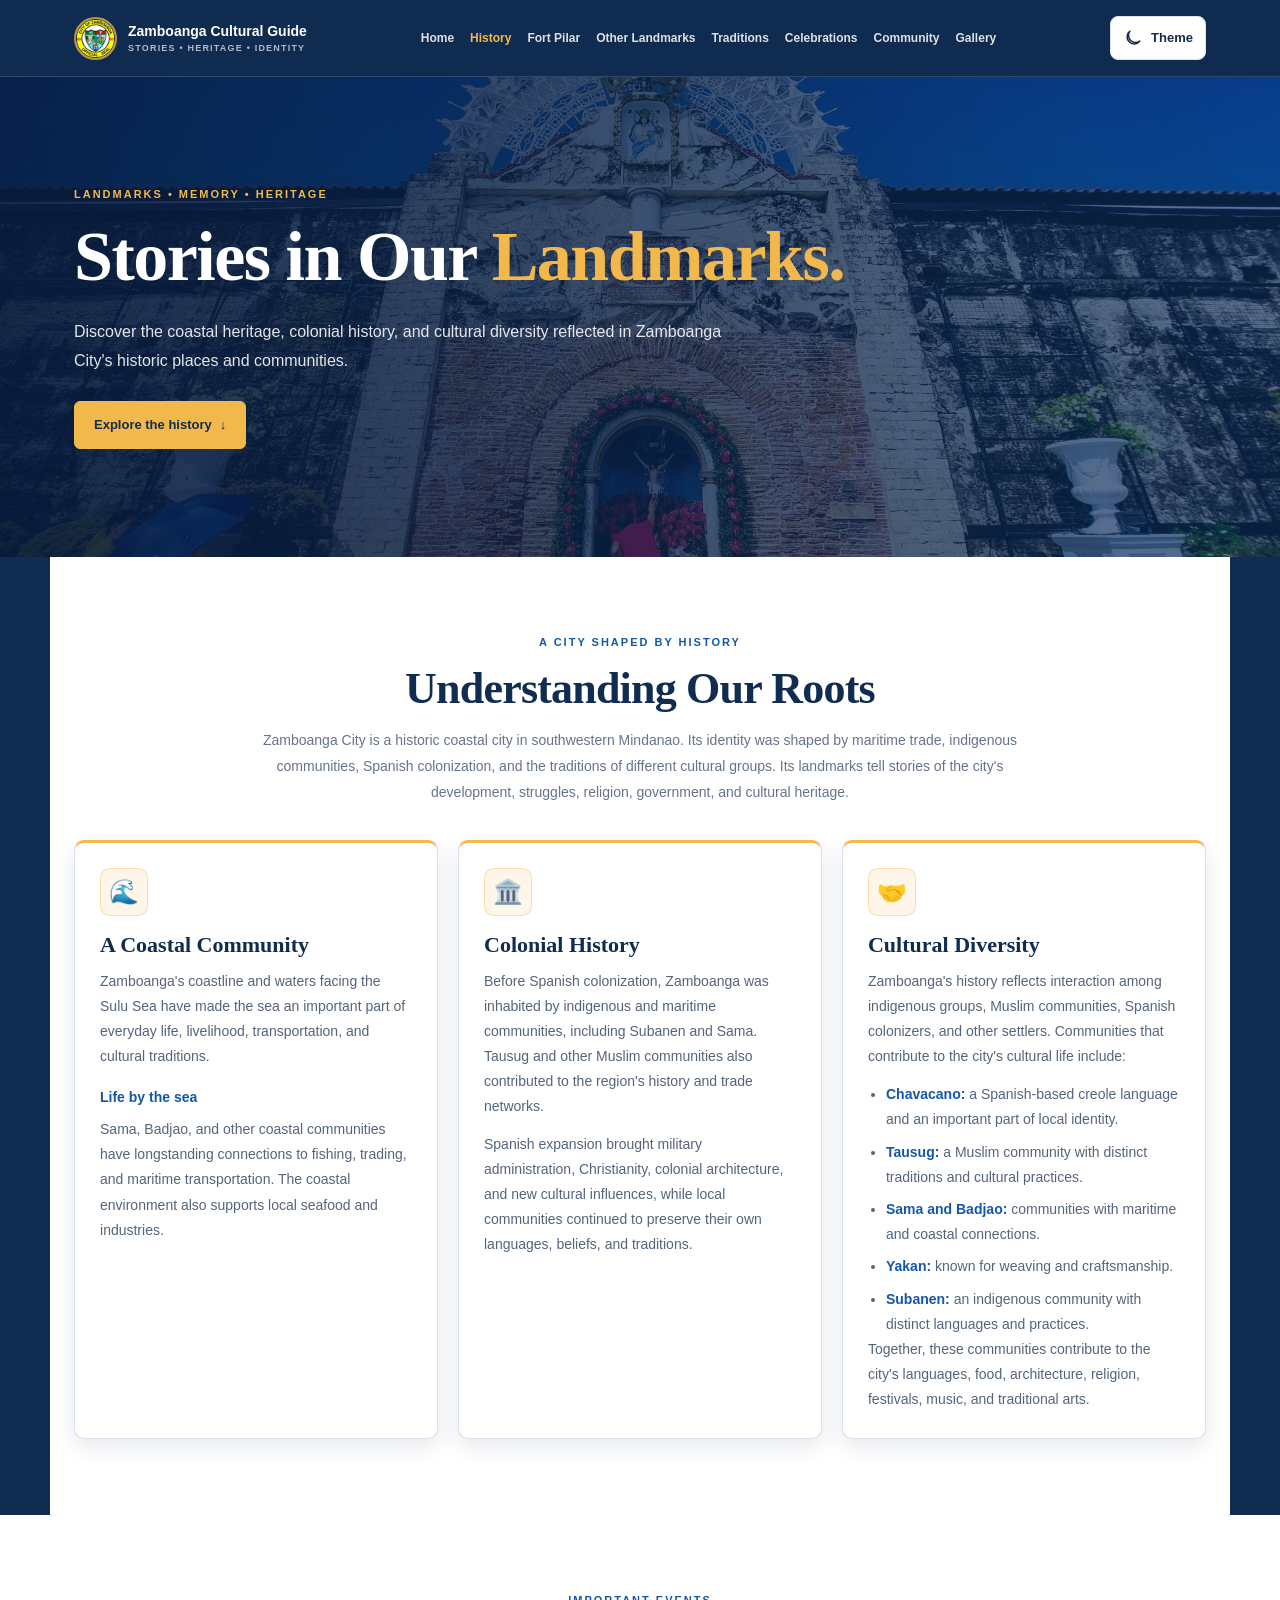
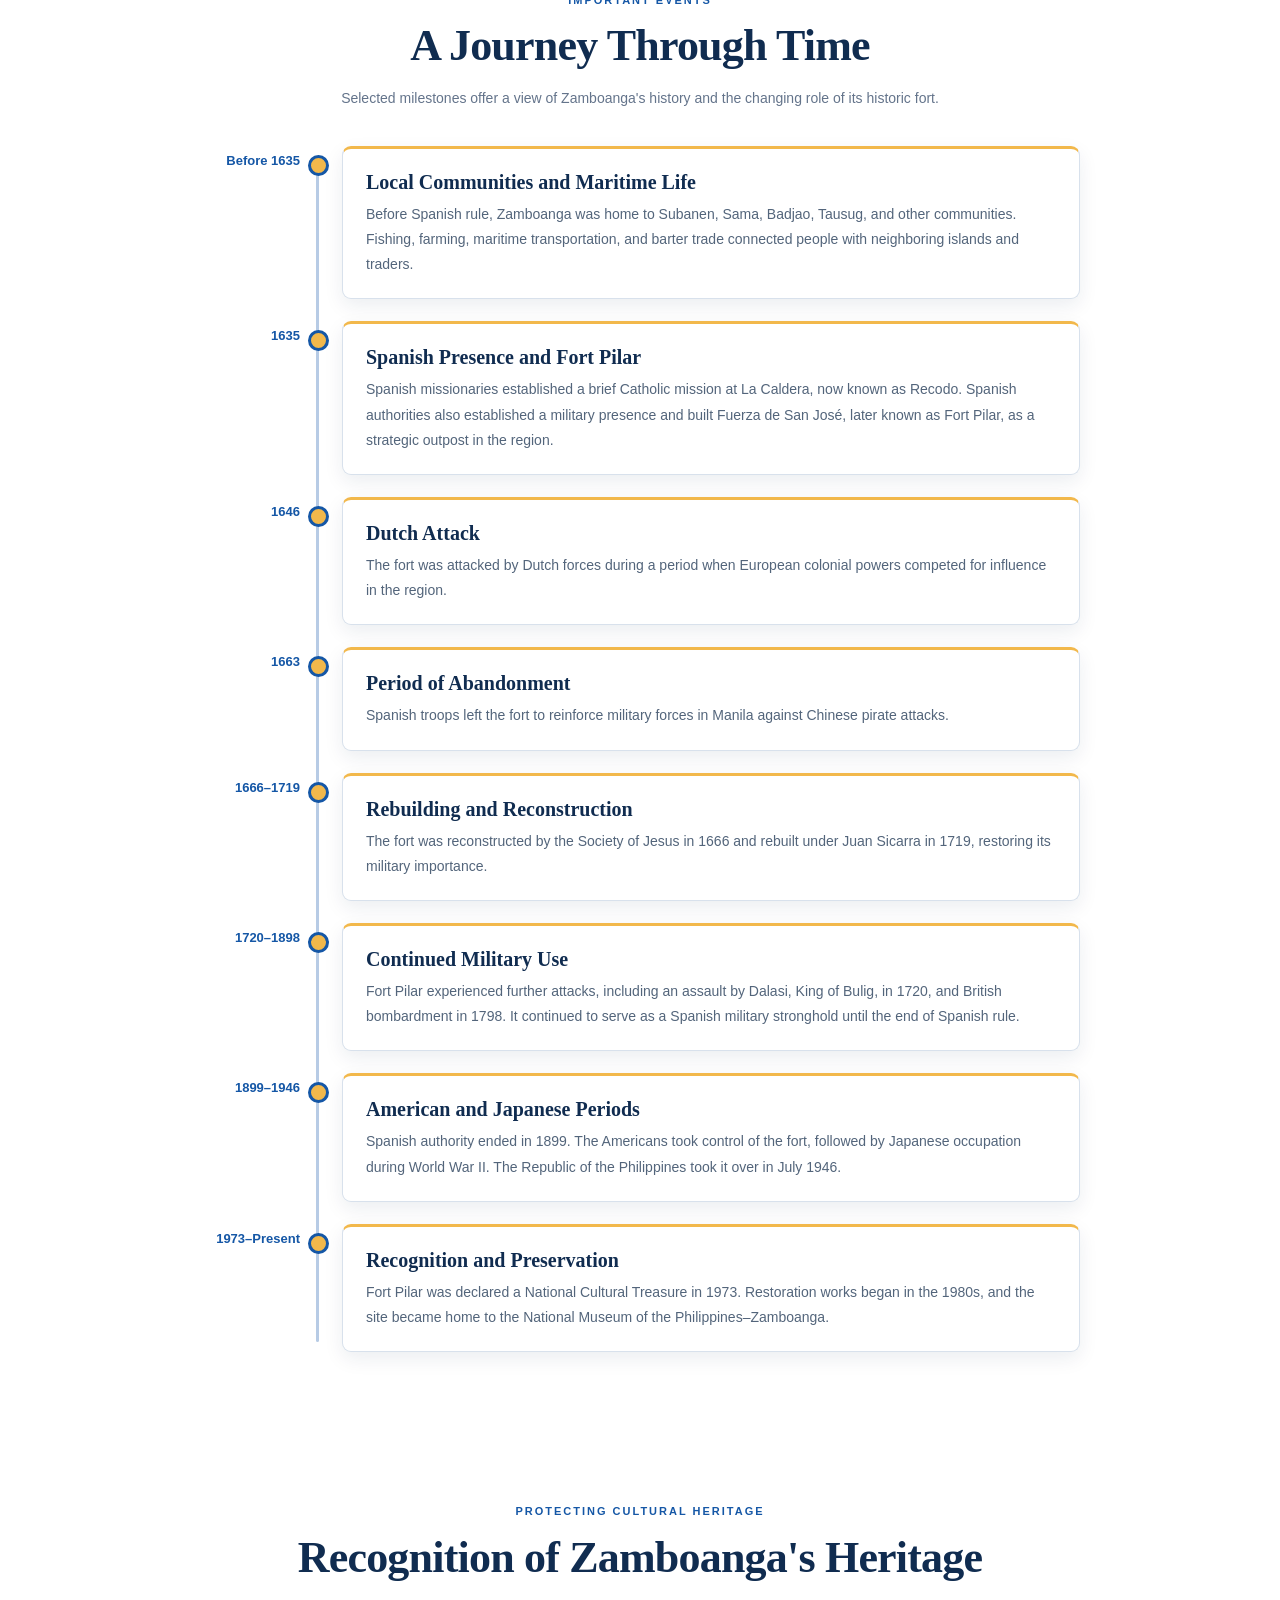
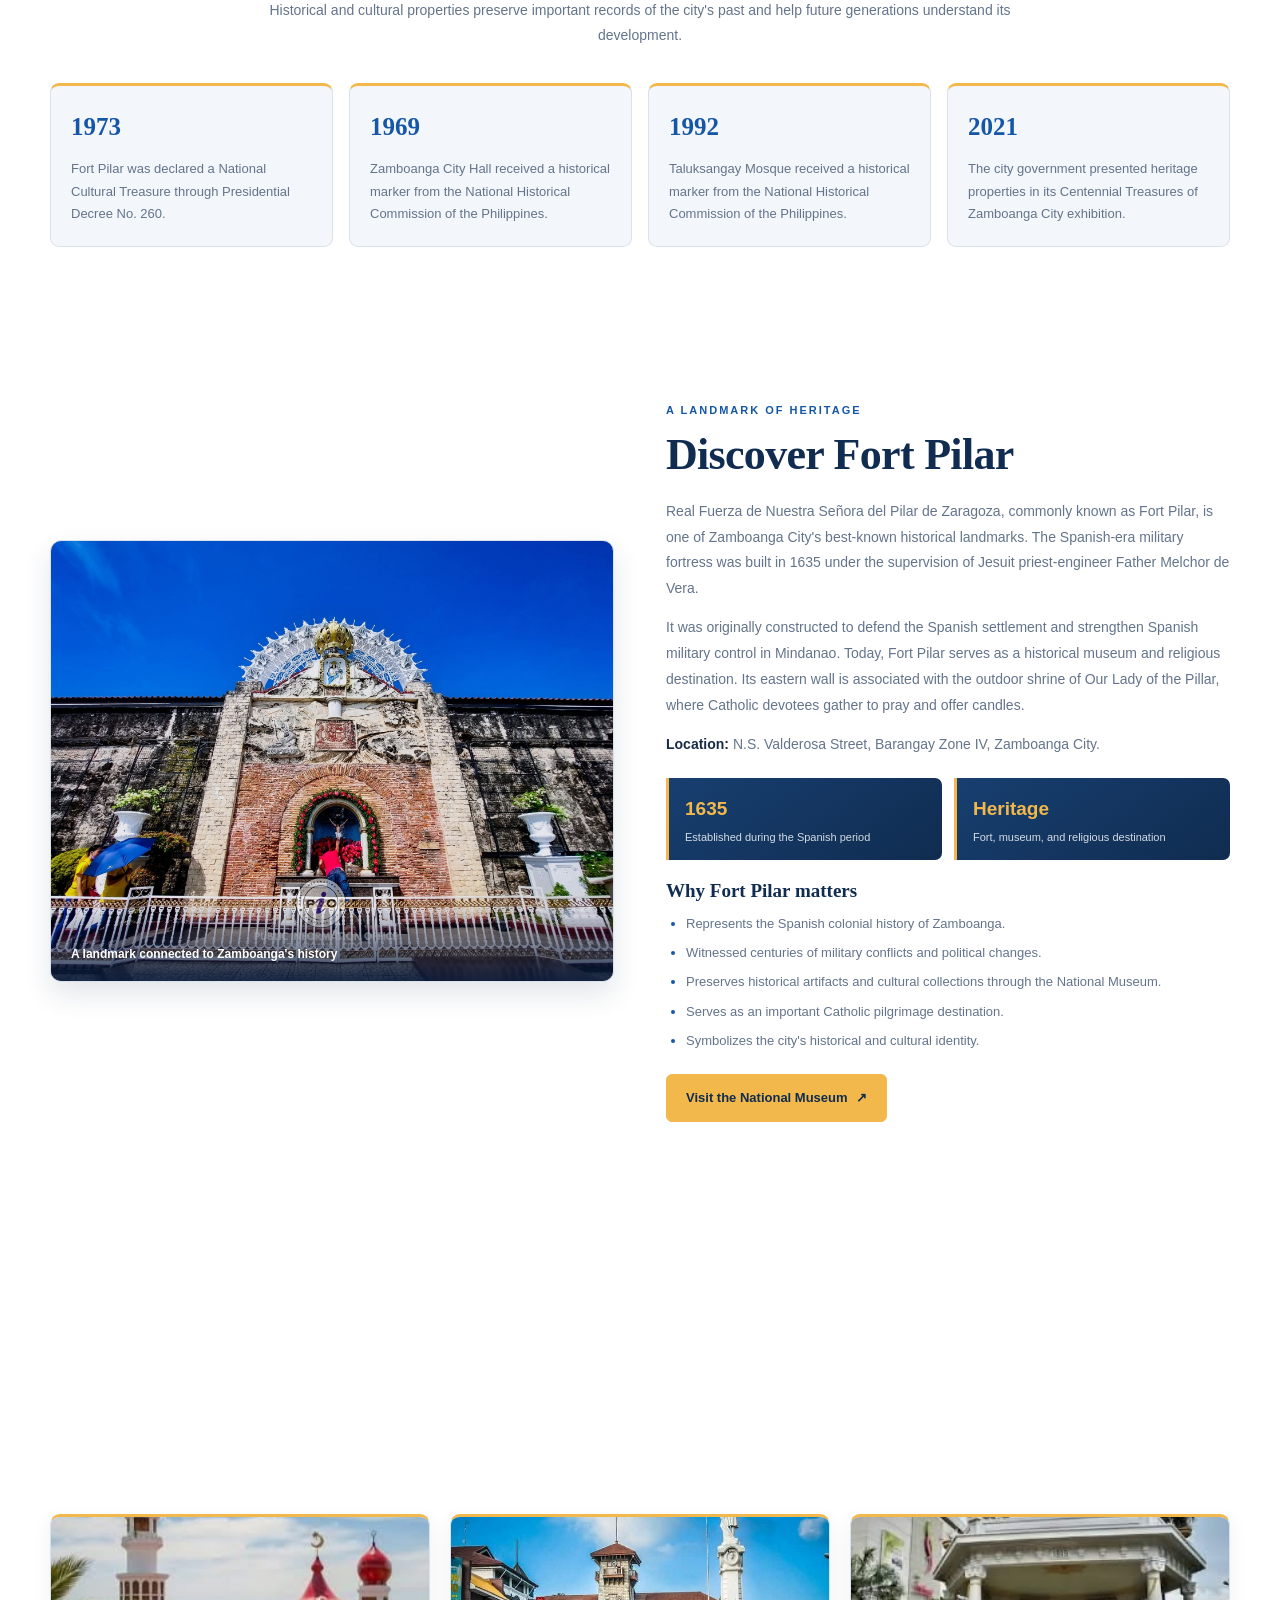
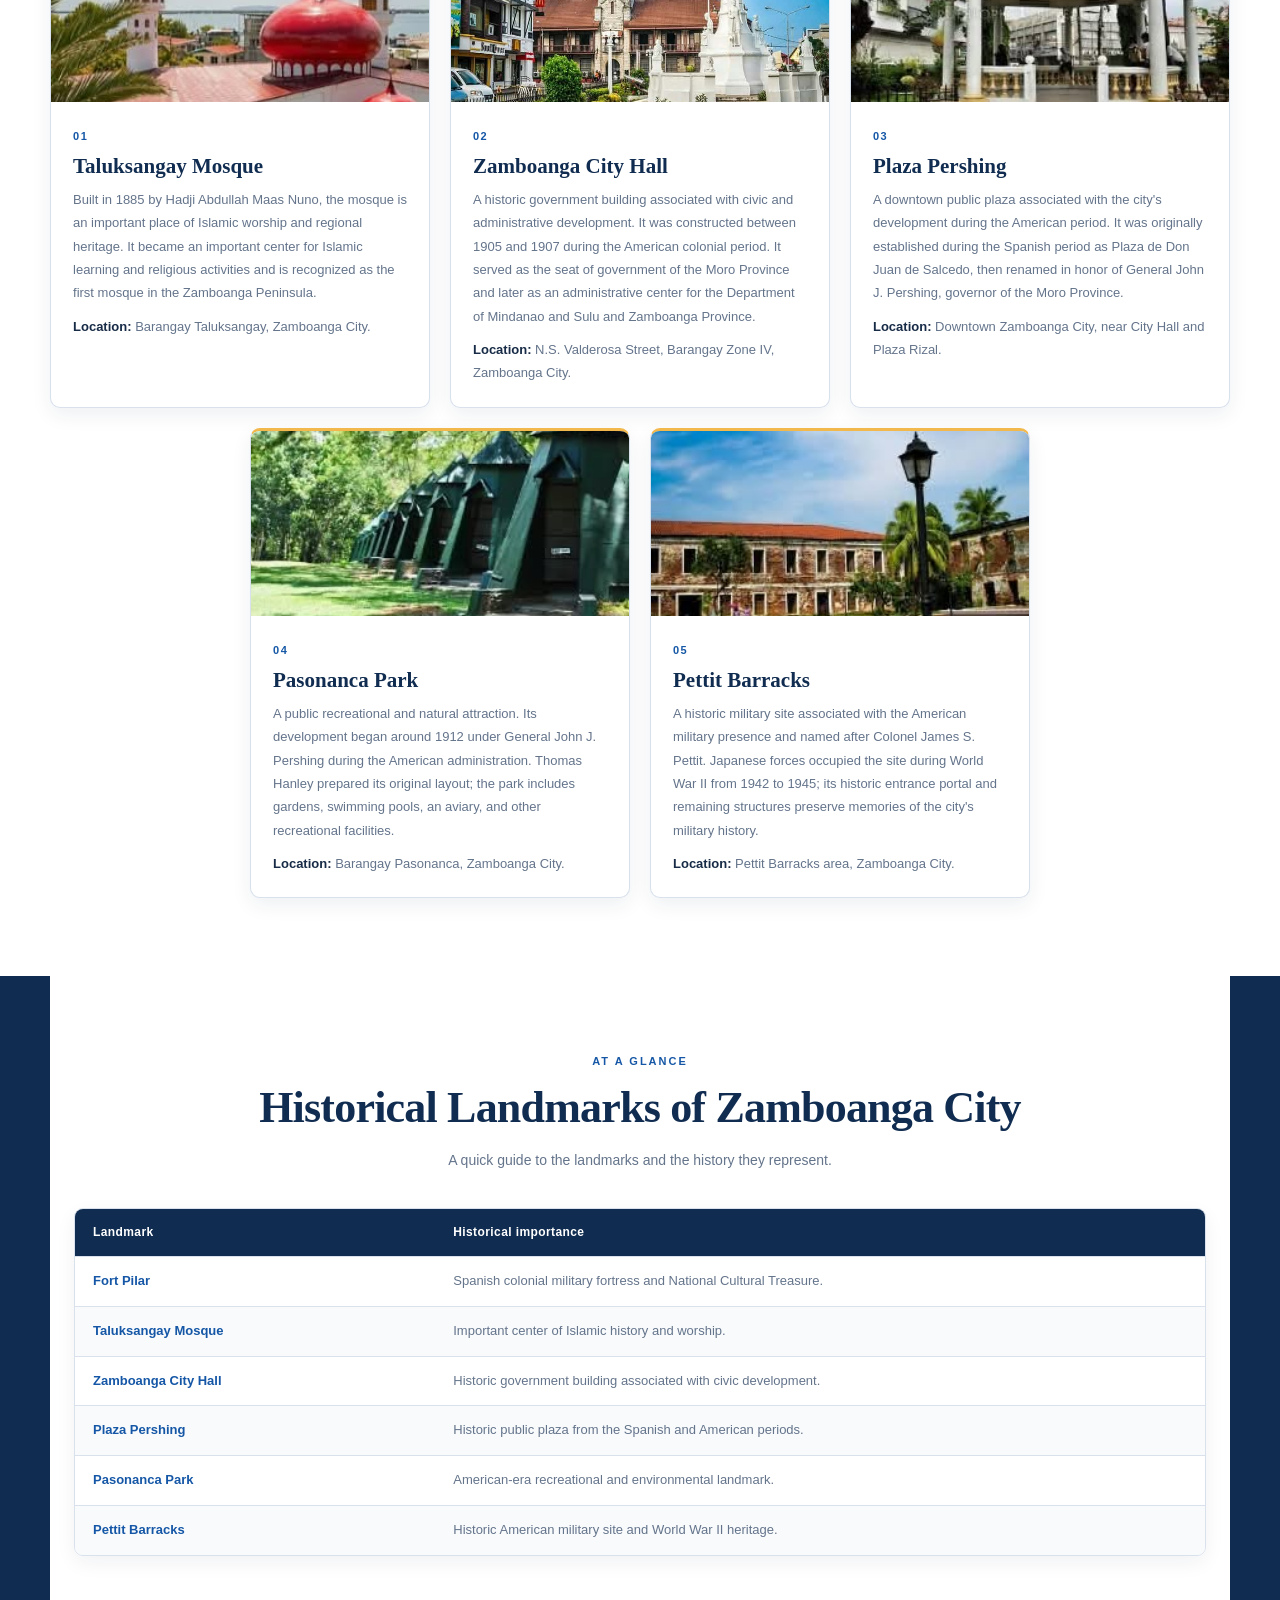
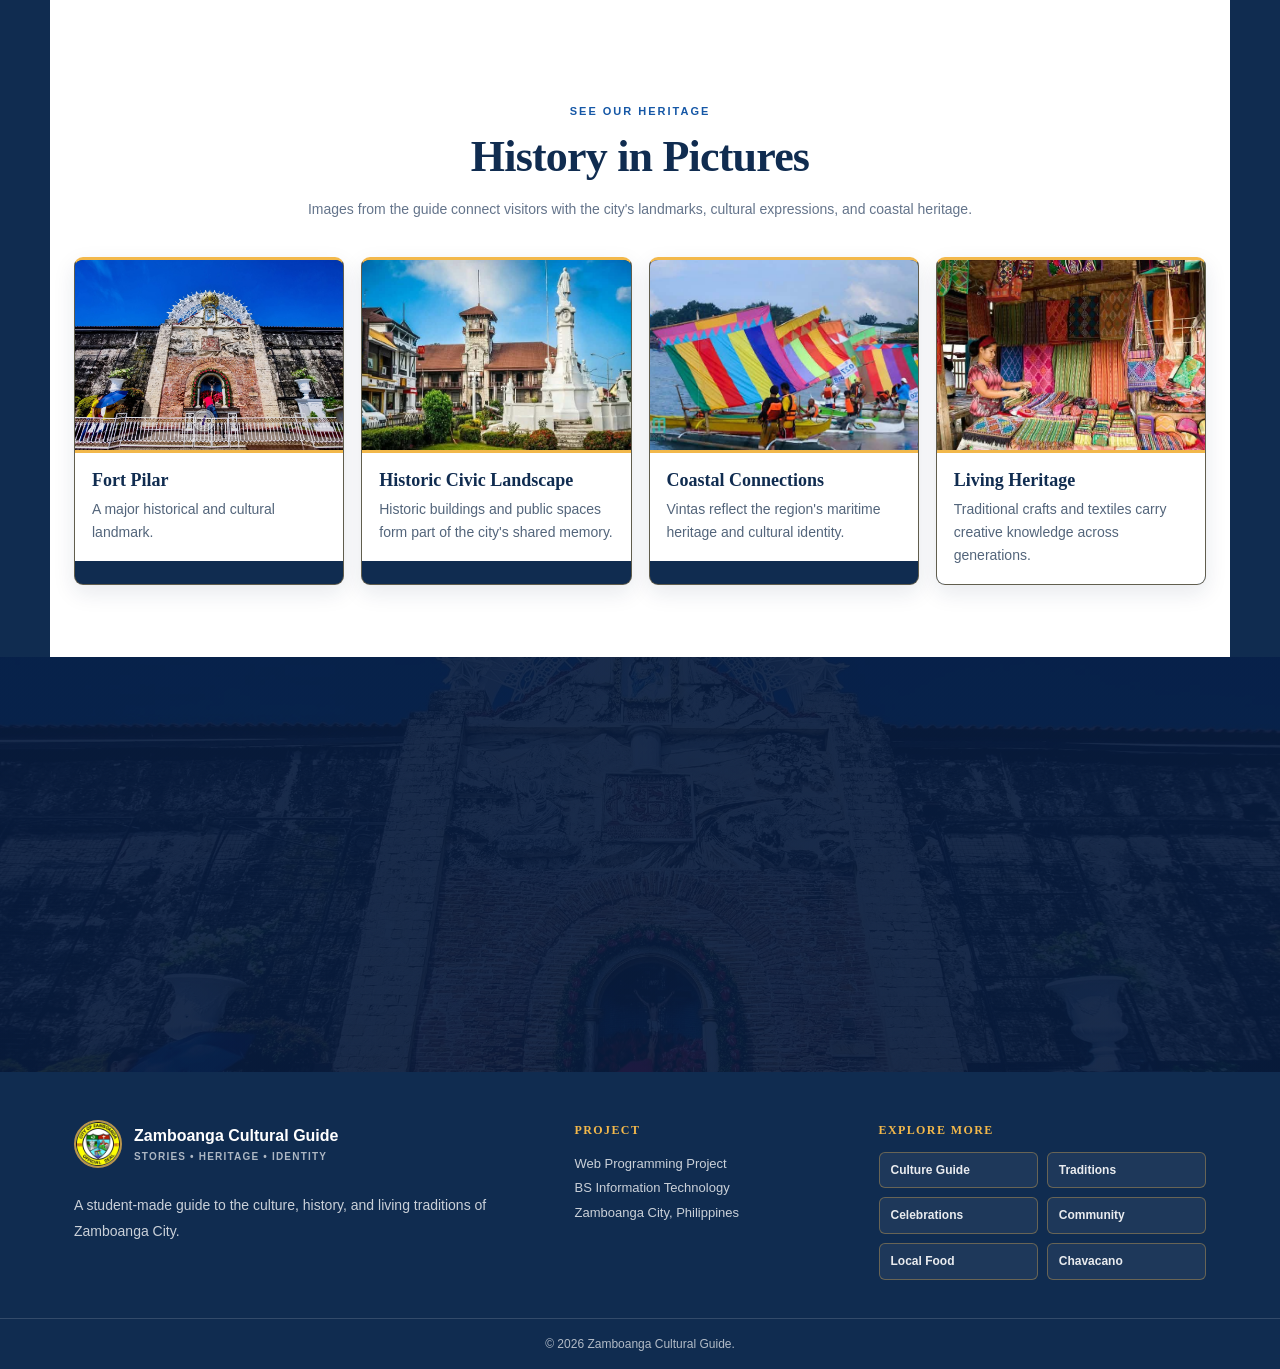
<file: History.html>
<!DOCTYPE html>
<html lang="en">
<head>
    <meta charset="UTF-8">
    <meta name="viewport" content="width=device-width, initial-scale=1.0">
    <meta name="description" content="Explore Zamboanga City's history, Fort Pilar, and other landmarks connected with the city's cultural heritage.">
    <title>History &amp; Landmarks | Zamboanga Cultural Guide</title>
    <link rel="stylesheet" href="History.css">
    <link rel="stylesheet" href="footer.css">
    <link rel="stylesheet" href="interactions.css">
    <link rel="stylesheet" href="dark-mode.css">
    <script src="dark-mode.js" defer></script>
    <script src="interactions.js" defer></script>
    <script src="history.js" defer></script>
</head>
<body>
    <header class="topbar" id="home">
        <div class="nav-container">
            <a class="brand" href="index.html">
                <img src="Image/zm%20city%20logo.jpg" alt="Zamboanga City logo">
                <span>
                    Zamboanga Cultural Guide
                    <small>Stories • Heritage • Identity</small>
                </span>
            </a>

            <nav class="nav-links" id="navLinks" aria-label="Main navigation">
                <a href="index.html">Home</a>
                <a href="#timeline" aria-current="page">History</a>
                <a href="#fort-pilar">Fort Pilar</a>
                <a href="#other-landmarks">Other Landmarks</a>
                <a href="tradition.html">Traditions</a>
                <a href="celebrations.html">Celebrations</a>
                <a href="community.html">Community</a>
                <a href="#gallery">Gallery</a>
            </nav>

            <button class="menu-btn" id="menuBtn" type="button" aria-controls="navLinks" aria-expanded="false">
                <span aria-hidden="true">☰</span> Menu
            </button>
            <button class="theme-toggle" type="button" aria-label="Switch to dark mode" aria-pressed="false" title="Switch to dark mode">
                <svg class="theme-toggle__icon theme-toggle__icon--moon" viewBox="0 0 24 24" aria-hidden="true"><path d="M20.2 15.7A8.5 8.5 0 0 1 8.3 3.8 8.5 8.5 0 1 0 20.2 15.7Z"></path></svg>
                <svg class="theme-toggle__icon theme-toggle__icon--sun" viewBox="0 0 24 24" aria-hidden="true"><circle cx="12" cy="12" r="4"></circle><path d="M12 2v2m0 16v2M4.93 4.93l1.42 1.42m11.3 11.3 1.42 1.42M2 12h2m16 0h2M4.93 19.07l1.42-1.42m11.3-11.3 1.42-1.42"></path></svg>
                <span class="theme-toggle__label">Theme</span>
            </button>
        </div>
    </header>

    <main>
        <section class="hero">
            <div class="hero-overlay" aria-hidden="true"></div>
            <div class="hero-content">
                <p class="eyebrow">Landmarks • Memory • Heritage</p>
                <h1>Stories in Our <span>Landmarks.</span></h1>
                <p>
                    Discover the coastal heritage, colonial history, and
                    cultural diversity reflected in Zamboanga City's historic
                    places and communities.
                </p>
                <a class="primary-btn" href="#timeline">Explore the history <span aria-hidden="true">↓</span></a>
            </div>
        </section>

        <section class="section" id="overview" aria-labelledby="overview-title">
            <div class="section-heading">
                <p class="section-label">A city shaped by history</p>
                <h2 id="overview-title">Understanding Our Roots</h2>
                <p>
                    Zamboanga City is a historic coastal city in southwestern
                    Mindanao. Its identity was shaped by maritime trade,
                    indigenous communities, Spanish colonization, and the
                    traditions of different cultural groups. Its landmarks
                    tell stories of the city's development, struggles,
                    religion, government, and cultural heritage.
                </p>
            </div>

            <div class="overview-grid">
                <article class="info-card">
                    <div class="info-icon" aria-hidden="true">🌊</div>
                    <h3>A Coastal Community</h3>
                    <p>
                        Zamboanga's coastline and waters facing the Sulu Sea
                        have made the sea an important part of everyday life,
                        livelihood, transportation, and cultural traditions.
                    </p>
                    <h4>Life by the sea</h4>
                    <p>
                        Sama, Badjao, and other coastal communities have
                        longstanding connections to fishing, trading, and
                        maritime transportation. The coastal environment also
                        supports local seafood and industries.
                    </p>
                </article>

                <article class="info-card">
                    <div class="info-icon" aria-hidden="true">🏛️</div>
                    <h3>Colonial History</h3>
                    <p>
                        Before Spanish colonization, Zamboanga was inhabited
                        by indigenous and maritime communities, including
                        Subanen and Sama. Tausug and other Muslim communities
                        also contributed to the region's history and trade
                        networks.
                    </p>
                    <p>
                        Spanish expansion brought military administration,
                        Christianity, colonial architecture, and new cultural
                        influences, while local communities continued to
                        preserve their own languages, beliefs, and traditions.
                    </p>
                </article>

                <article class="info-card">
                    <div class="info-icon" aria-hidden="true">🤝</div>
                    <h3>Cultural Diversity</h3>
                    <p>
                        Zamboanga's history reflects interaction among
                        indigenous groups, Muslim communities, Spanish
                        colonizers, and other settlers. Communities that
                        contribute to the city's cultural life include:
                    </p>
                    <ul>
                        <li><strong>Chavacano:</strong> a Spanish-based creole language and an important part of local identity.</li>
                        <li><strong>Tausug:</strong> a Muslim community with distinct traditions and cultural practices.</li>
                        <li><strong>Sama and Badjao:</strong> communities with maritime and coastal connections.</li>
                        <li><strong>Yakan:</strong> known for weaving and craftsmanship.</li>
                        <li><strong>Subanen:</strong> an indigenous community with distinct languages and practices.</li>
                    </ul>
                    <p>
                        Together, these communities contribute to the city's
                        languages, food, architecture, religion, festivals,
                        music, and traditional arts.
                    </p>
                </article>
            </div>
        </section>

        <section class="timeline-section" id="timeline" aria-labelledby="timeline-title">
            <div class="section-heading">
                <p class="section-label">Important events</p>
                <h2 id="timeline-title">A Journey Through Time</h2>
                <p>
                    Selected milestones offer a view of Zamboanga's history
                    and the changing role of its historic fort.
                </p>
            </div>

            <div class="timeline">
                <article class="timeline-item">
                    <div class="timeline-year">Before 1635</div>
                    <div class="timeline-content">
                        <h3>Local Communities and Maritime Life</h3>
                        <p>
                            Before Spanish rule, Zamboanga was home to Subanen,
                            Sama, Badjao, Tausug, and other communities.
                            Fishing, farming, maritime transportation, and
                            barter trade connected people with neighboring
                            islands and traders.
                        </p>
                    </div>
                </article>

                <article class="timeline-item">
                    <div class="timeline-year">1635</div>
                    <div class="timeline-content">
                        <h3>Spanish Presence and Fort Pilar</h3>
                        <p>
                            Spanish missionaries established a brief Catholic
                            mission at La Caldera, now known as Recodo.
                            Spanish authorities also established a military
                            presence and built Fuerza de San José, later known
                            as Fort Pilar, as a strategic outpost in the region.
                        </p>
                    </div>
                </article>

                <article class="timeline-item">
                    <div class="timeline-year">1646</div>
                    <div class="timeline-content">
                        <h3>Dutch Attack</h3>
                        <p>
                            The fort was attacked by Dutch forces during a
                            period when European colonial powers competed for
                            influence in the region.
                        </p>
                    </div>
                </article>

                <article class="timeline-item">
                    <div class="timeline-year">1663</div>
                    <div class="timeline-content">
                        <h3>Period of Abandonment</h3>
                        <p>
                            Spanish troops left the fort to reinforce military
                            forces in Manila against Chinese pirate attacks.
                        </p>
                    </div>
                </article>

                <article class="timeline-item">
                    <div class="timeline-year">1666–1719</div>
                    <div class="timeline-content">
                        <h3>Rebuilding and Reconstruction</h3>
                        <p>
                            The fort was reconstructed by the Society of Jesus
                            in 1666 and rebuilt under Juan Sicarra in 1719,
                            restoring its military importance.
                        </p>
                    </div>
                </article>

                <article class="timeline-item">
                    <div class="timeline-year">1720–1898</div>
                    <div class="timeline-content">
                        <h3>Continued Military Use</h3>
                        <p>
                            Fort Pilar experienced further attacks, including
                            an assault by Dalasi, King of Bulig, in 1720, and
                            British bombardment in 1798. It continued to serve
                            as a Spanish military stronghold until the end of
                            Spanish rule.
                        </p>
                    </div>
                </article>

                <article class="timeline-item">
                    <div class="timeline-year">1899–1946</div>
                    <div class="timeline-content">
                        <h3>American and Japanese Periods</h3>
                        <p>
                            Spanish authority ended in 1899. The Americans
                            took control of the fort, followed by Japanese
                            occupation during World War II. The Republic of
                            the Philippines took it over in July 1946.
                        </p>
                    </div>
                </article>

                <article class="timeline-item">
                    <div class="timeline-year">1973–Present</div>
                    <div class="timeline-content">
                        <h3>Recognition and Preservation</h3>
                        <p>
                            Fort Pilar was declared a National Cultural
                            Treasure in 1973. Restoration works began in the
                            1980s, and the site became home to the National
                            Museum of the Philippines–Zamboanga.
                        </p>
                    </div>
                </article>
            </div>
        </section>

        <section class="recognition-section" aria-labelledby="recognition-title">
            <div class="section-heading">
                <p class="section-label">Protecting cultural heritage</p>
                <h2 id="recognition-title">Recognition of Zamboanga's Heritage</h2>
                <p>
                    Historical and cultural properties preserve important
                    records of the city's past and help future generations
                    understand its development.
                </p>
            </div>
            <div class="recognition-grid">
                <article class="recognition-card">
                    <strong>1973</strong>
                    <p>Fort Pilar was declared a National Cultural Treasure through Presidential Decree No. 260.</p>
                </article>
                <article class="recognition-card">
                    <strong>1969</strong>
                    <p>Zamboanga City Hall received a historical marker from the National Historical Commission of the Philippines.</p>
                </article>
                <article class="recognition-card">
                    <strong>1992</strong>
                    <p>Taluksangay Mosque received a historical marker from the National Historical Commission of the Philippines.</p>
                </article>
                <article class="recognition-card">
                    <strong>2021</strong>
                    <p>The city government presented heritage properties in its Centennial Treasures of Zamboanga City exhibition.</p>
                </article>
            </div>
        </section>

        <section class="fort-section" id="fort-pilar" aria-labelledby="fort-title">
            <div class="fort-grid">
                <figure class="fort-image">
                    <img src="Image/FORT%20PILLAR.jpg" alt="Fort Pilar in Zamboanga City" loading="lazy">
                    <figcaption class="image-caption">A landmark connected to Zamboanga's history</figcaption>
                </figure>

                <div class="fort-content">
                    <p class="section-label">A landmark of heritage</p>
                    <h2 id="fort-title">Discover Fort Pilar</h2>
                    <p>
                        Real Fuerza de Nuestra Señora del Pilar de Zaragoza,
                        commonly known as Fort Pilar, is one of Zamboanga
                        City's best-known historical landmarks. The Spanish-era
                        military fortress was built in 1635 under the
                        supervision of Jesuit priest-engineer Father Melchor
                        de Vera.
                    </p>
                    <p>
                        It was originally constructed to defend the Spanish
                        settlement and strengthen Spanish military control in
                        Mindanao. Today, Fort Pilar serves as a historical
                        museum and religious destination. Its eastern wall is
                        associated with the outdoor shrine of Our Lady of the
                        Pillar, where Catholic devotees gather to pray and
                        offer candles.
                    </p>
                    <p class="fort-location"><strong>Location:</strong> N.S. Valderosa Street, Barangay Zone IV, Zamboanga City.</p>

                    <div class="fort-facts">
                        <div>
                            <strong>1635</strong>
                            <span>Established during the Spanish period</span>
                        </div>
                        <div>
                            <strong>Heritage</strong>
                            <span>Fort, museum, and religious destination</span>
                        </div>
                    </div>

                    <h3>Why Fort Pilar matters</h3>
                    <ul class="fort-significance">
                        <li>Represents the Spanish colonial history of Zamboanga.</li>
                        <li>Witnessed centuries of military conflicts and political changes.</li>
                        <li>Preserves historical artifacts and cultural collections through the National Museum.</li>
                        <li>Serves as an important Catholic pilgrimage destination.</li>
                        <li>Symbolizes the city's historical and cultural identity.</li>
                    </ul>
                    <a class="primary-btn" href="https://www.nationalmuseum.gov.ph/" target="_blank" rel="noopener noreferrer">
                        Visit the National Museum <span aria-hidden="true">↗</span>
                    </a>
                </div>
            </div>
        </section>

        <section class="other-landmarks-section" id="other-landmarks" aria-labelledby="landmarks-title">
            <div class="other-landmarks-inner">
                <div class="section-heading">
                    <p class="section-label">Places that tell our story</p>
                    <h2 id="landmarks-title">Other Historical Landmarks of Zamboanga City</h2>
                    <p>
                        Beyond Fort Pilar, these places reflect the city's
                        religious heritage, civic development, public life,
                        recreation, and military history.
                    </p>
                </div>

                <div class="landmark-grid">
                    <article class="landmark-card landmark-card--image">
                        <img src="Image/Taluksangay Mosque.jpg" alt="Taluksangay Mosque in Zamboanga City" loading="lazy">
                        <div class="landmark-card__content">
                            <span class="landmark-number" aria-hidden="true">01</span>
                            <h3>Taluksangay Mosque</h3>
                            <p>
                                Built in 1885 by Hadji Abdullah Maas Nuno, the
                                mosque is an important place of Islamic worship
                                and regional heritage. It became an important
                                center for Islamic learning and religious
                                activities and is recognized as the first mosque
                                in the Zamboanga Peninsula.
                            </p>
                            <p class="landmark-location"><strong>Location:</strong> Barangay Taluksangay, Zamboanga City.</p>
                        </div>
                    </article>

                    <article class="landmark-card landmark-card--image">
                        <img src="Image/History.jpg" alt="Historic civic building and plaza in Zamboanga City" loading="lazy">
                        <div class="landmark-card__content">
                            <span class="landmark-number" aria-hidden="true">02</span>
                            <h3>Zamboanga City Hall</h3>
                            <p>
                                A historic government building associated
                                with civic and administrative development.
                                It was constructed between 1905 and 1907
                                during the American colonial period. It served
                                as the seat of government of the Moro Province
                                and later as an administrative center for the
                                Department of Mindanao and Sulu and Zamboanga
                                Province.
                            </p>
                            <p class="landmark-location"><strong>Location:</strong> N.S. Valderosa Street, Barangay Zone IV, Zamboanga City.</p>
                        </div>
                    </article>

                    <article class="landmark-card landmark-card--image">
                        <img src="Image/plaza.jpg" alt="Plaza Pershing in downtown Zamboanga City" loading="lazy">
                        <div class="landmark-card__content">
                            <span class="landmark-number" aria-hidden="true">03</span>
                            <h3>Plaza Pershing</h3>
                            <p>
                                A downtown public plaza associated with the
                                city's development during the American period.
                                It was originally established during the Spanish
                                period as Plaza de Don Juan de Salcedo, then
                                renamed in honor of General John J. Pershing,
                                governor of the Moro Province.
                            </p>
                            <p class="landmark-location"><strong>Location:</strong> Downtown Zamboanga City, near City Hall and Plaza Rizal.</p>
                        </div>
                    </article>

                    <article class="landmark-card landmark-card--image">
                        <img src="Image/Pasonanca park.jpg" alt="Pasonanca Park in Zamboanga City" loading="lazy">
                        <div class="landmark-card__content">
                            <span class="landmark-number" aria-hidden="true">04</span>
                            <h3>Pasonanca Park</h3>
                            <p>
                                A public recreational and natural attraction.
                                Its development began around 1912 under General
                                John J. Pershing during the American
                                administration. Thomas Hanley prepared its
                                original layout; the park includes gardens,
                                swimming pools, an aviary, and other recreational
                                facilities.
                            </p>
                            <p class="landmark-location"><strong>Location:</strong> Barangay Pasonanca, Zamboanga City.</p>
                        </div>
                    </article>

                    <article class="landmark-card landmark-card--image">
                        <img src="Image/pettit barracks.jpg" alt="Pettit Barracks historic site in Zamboanga City" loading="lazy">
                        <div class="landmark-card__content">
                            <span class="landmark-number" aria-hidden="true">05</span>
                            <h3>Pettit Barracks</h3>
                            <p>
                                A historic military site associated with the
                                American military presence and named after
                                Colonel James S. Pettit. Japanese forces occupied
                                the site during World War II from 1942 to 1945;
                                its historic entrance portal and remaining
                                structures preserve memories of the city's
                                military history.
                            </p>
                            <p class="landmark-location"><strong>Location:</strong> Pettit Barracks area, Zamboanga City.</p>
                        </div>
                    </article>
                </div>
            </div>
        </section>

        <section class="section summary-section" aria-labelledby="summary-title">
            <div class="section-heading">
                <p class="section-label">At a glance</p>
                <h2 id="summary-title">Historical Landmarks of Zamboanga City</h2>
                <p>A quick guide to the landmarks and the history they represent.</p>
            </div>
            <div class="table-wrap">
                <table>
                    <thead>
                        <tr>
                            <th scope="col">Landmark</th>
                            <th scope="col">Historical importance</th>
                        </tr>
                    </thead>
                    <tbody>
                        <tr><th scope="row">Fort Pilar</th><td>Spanish colonial military fortress and National Cultural Treasure.</td></tr>
                        <tr><th scope="row">Taluksangay Mosque</th><td>Important center of Islamic history and worship.</td></tr>
                        <tr><th scope="row">Zamboanga City Hall</th><td>Historic government building associated with civic development.</td></tr>
                        <tr><th scope="row">Plaza Pershing</th><td>Historic public plaza from the Spanish and American periods.</td></tr>
                        <tr><th scope="row">Pasonanca Park</th><td>American-era recreational and environmental landmark.</td></tr>
                        <tr><th scope="row">Pettit Barracks</th><td>Historic American military site and World War II heritage.</td></tr>
                    </tbody>
                </table>
            </div>
        </section>

        <section class="gallery-section" id="gallery" aria-labelledby="gallery-title">
            <div class="section-heading">
                <p class="section-label">See our heritage</p>
                <h2 id="gallery-title">History in Pictures</h2>
                <p>
                    Images from the guide connect visitors with the city's
                    landmarks, cultural expressions, and coastal heritage.
                </p>
            </div>
            <div class="gallery-grid">
                <figure class="gallery-card">
                    <img src="Image/FORT%20PILLAR.jpg" alt="Fort Pilar historical site" loading="lazy">
                    <figcaption>
                        <h3>Fort Pilar</h3>
                        <p>A major historical and cultural landmark.</p>
                    </figcaption>
                </figure>
                <figure class="gallery-card">
                    <img src="Image/History.jpg" alt="Historic building and public plaza in Zamboanga City" loading="lazy">
                    <figcaption>
                        <h3>Historic Civic Landscape</h3>
                        <p>Historic buildings and public spaces form part of the city's shared memory.</p>
                    </figcaption>
                </figure>
                <figure class="gallery-card">
                    <img src="Image/Celebrations.jpg" alt="Colorful vintas on the water" loading="lazy">
                    <figcaption>
                        <h3>Coastal Connections</h3>
                        <p>Vintas reflect the region's maritime heritage and cultural identity.</p>
                    </figcaption>
                </figure>
                <figure class="gallery-card">
                    <img src="Image/Traditions.jpg" alt="Colorful woven textiles and local crafts" loading="lazy">
                    <figcaption>
                        <h3>Living Heritage</h3>
                        <p>Traditional crafts and textiles carry creative knowledge across generations.</p>
                    </figcaption>
                </figure>
            </div>
        </section>

        <section class="closing-section">
            <div class="closing-content">
                <p class="section-label">Preserving our identity</p>
                <h2>Our History Is Part of Who We Are</h2>
                <p>
                    Zamboanga's landmarks preserve traces of Spanish
                    colonization, American administration, Islamic traditions,
                    indigenous heritage, and the city's development through
                    time. Protecting these places helps younger generations
                    understand their roots, appreciate cultural differences,
                    and take pride in their city's history.
                </p>
                <a href="index.html#explore" class="primary-btn">Return to the culture guide <span aria-hidden="true">↗</span></a>
            </div>
        </section>
    </main>

    <footer class="site-footer">
        <div class="site-footer__inner">
            <section class="site-footer__about" aria-label="About this guide">
                <a class="site-footer__brand" href="index.html#home">
                    <img src="Image/zm%20city%20logo.jpg" alt="Zamboanga City logo">
                    <span>Zamboanga Cultural Guide<small>Stories • Heritage • Identity</small></span>
                </a>
                <p class="site-footer__description">A student-made guide to the culture, history, and living traditions of Zamboanga City.</p>
            </section>
            <section aria-label="Project information">
                <h2 class="site-footer__heading">Project</h2>
                <p class="site-footer__details">Web Programming Project<br>BS Information Technology<br>Zamboanga City, Philippines</p>
            </section>
            <nav aria-label="Explore more" class="site-footer__navigation">
                <h2 class="site-footer__heading">Explore more</h2>
                <div class="site-footer__links">
                    <a href="index.html#explore">Culture Guide</a>
                    <a href="tradition.html">Traditions</a>
                    <a href="celebrations.html">Celebrations</a>
                    <a href="community.html">Community</a>
                    <a href="local%20food.html">Local Food</a>
                    <a href="language.html">Chavacano</a>
                </div>
            </nav>
        </div>
        <div class="site-footer__bottom">&copy; 2026 Zamboanga Cultural Guide.</div>
    </footer>
</body>
</html>
</file>
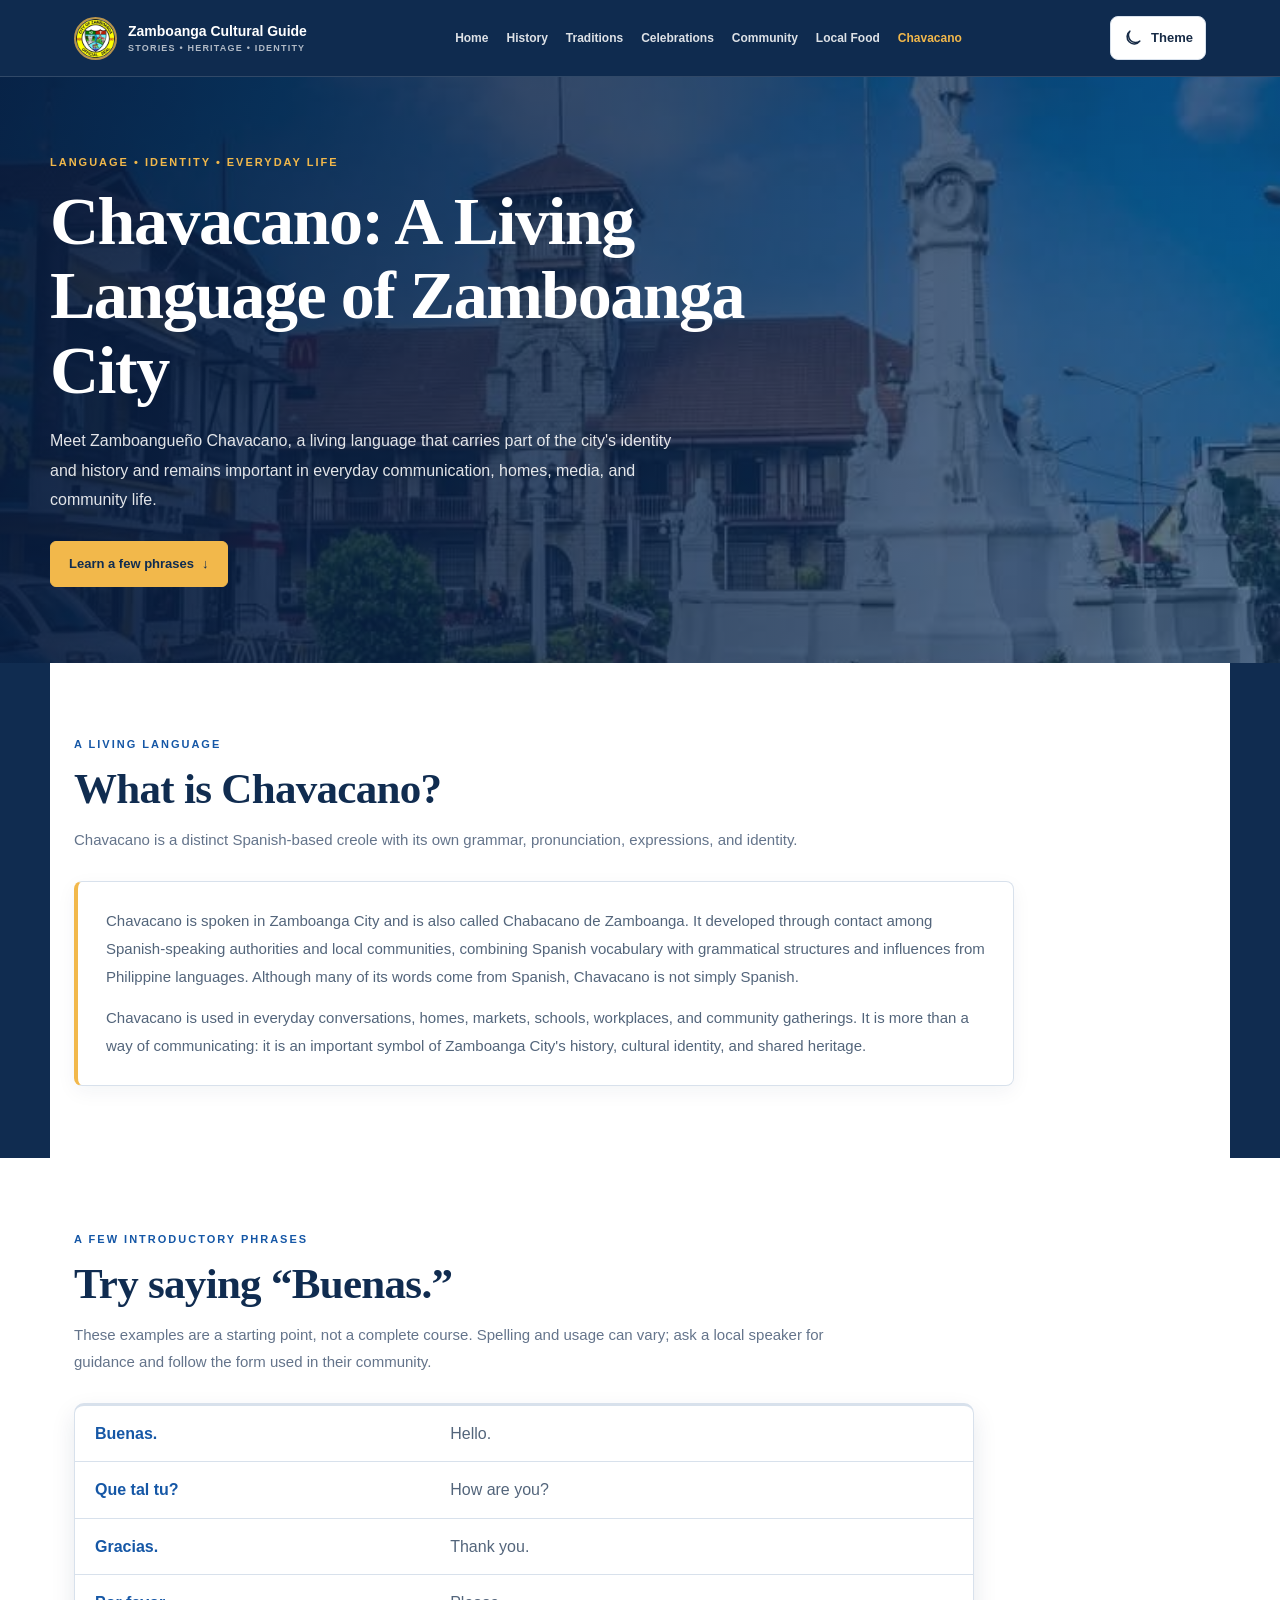
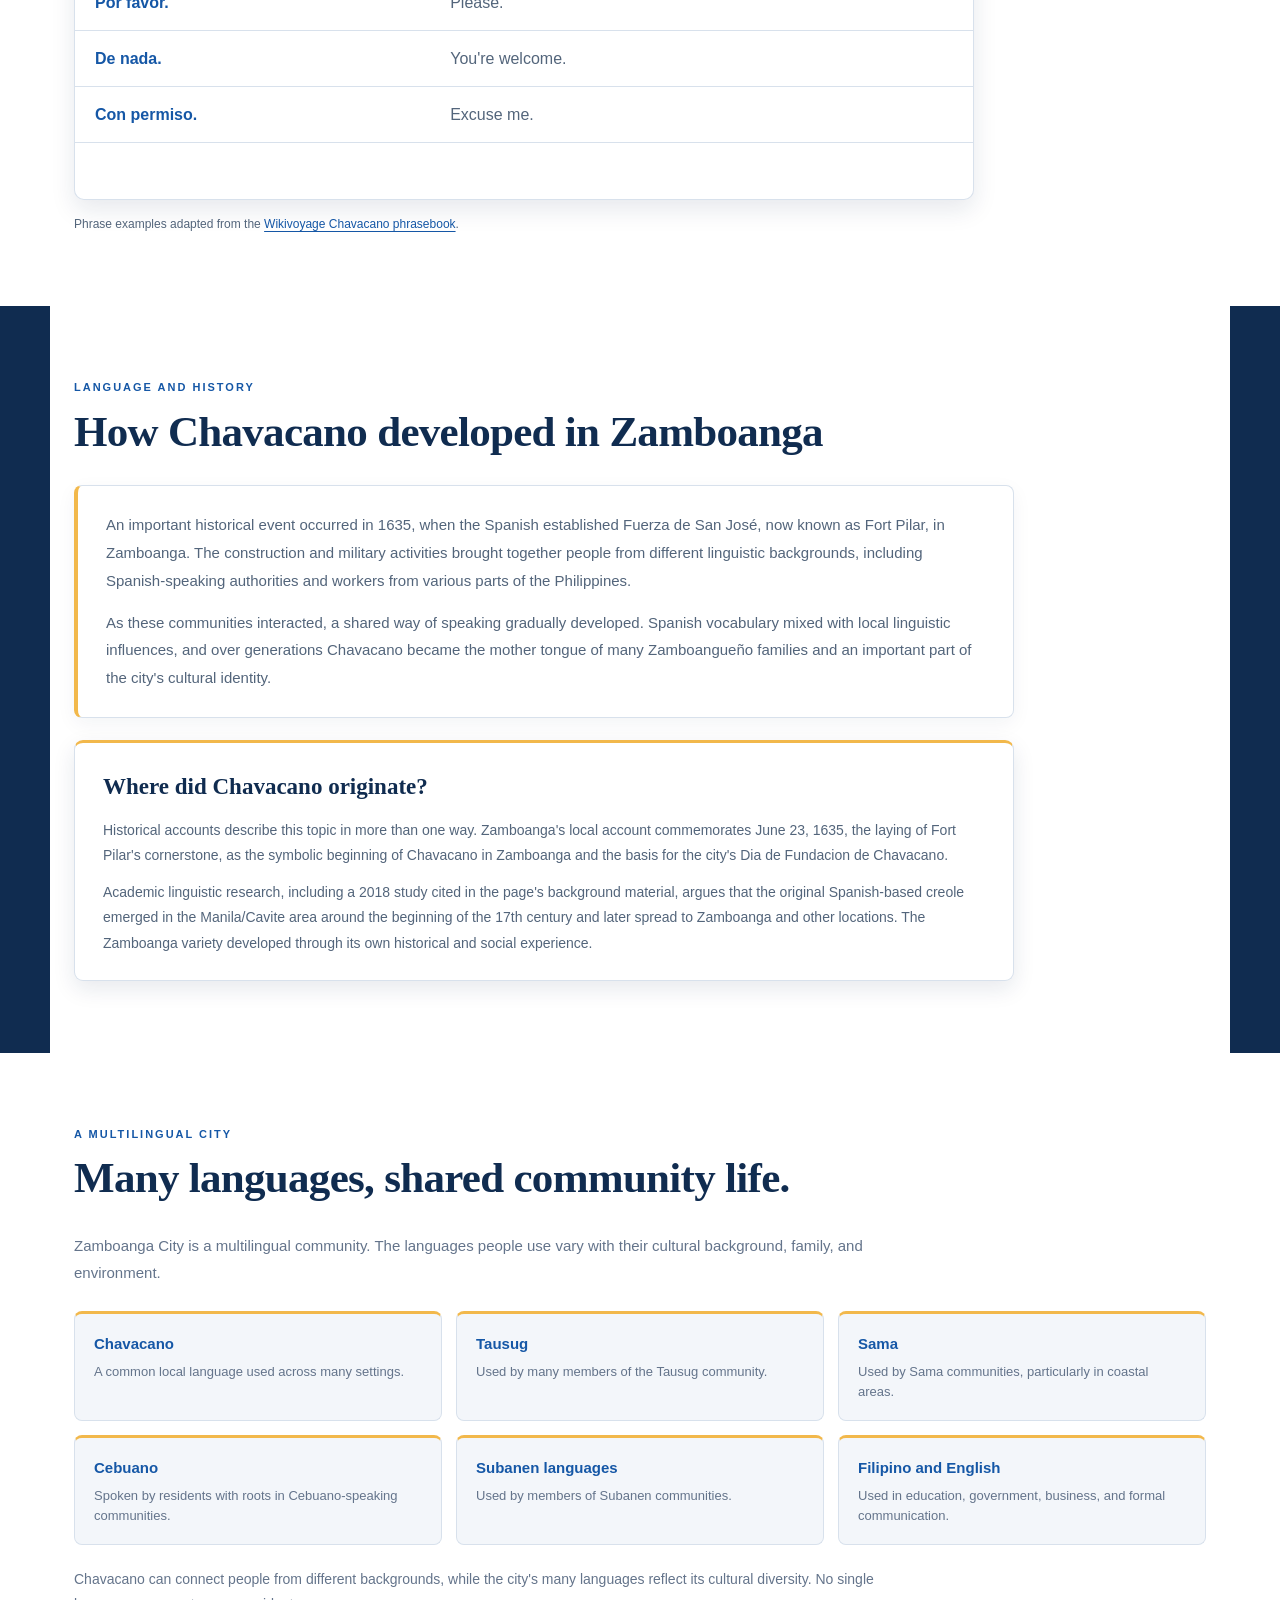
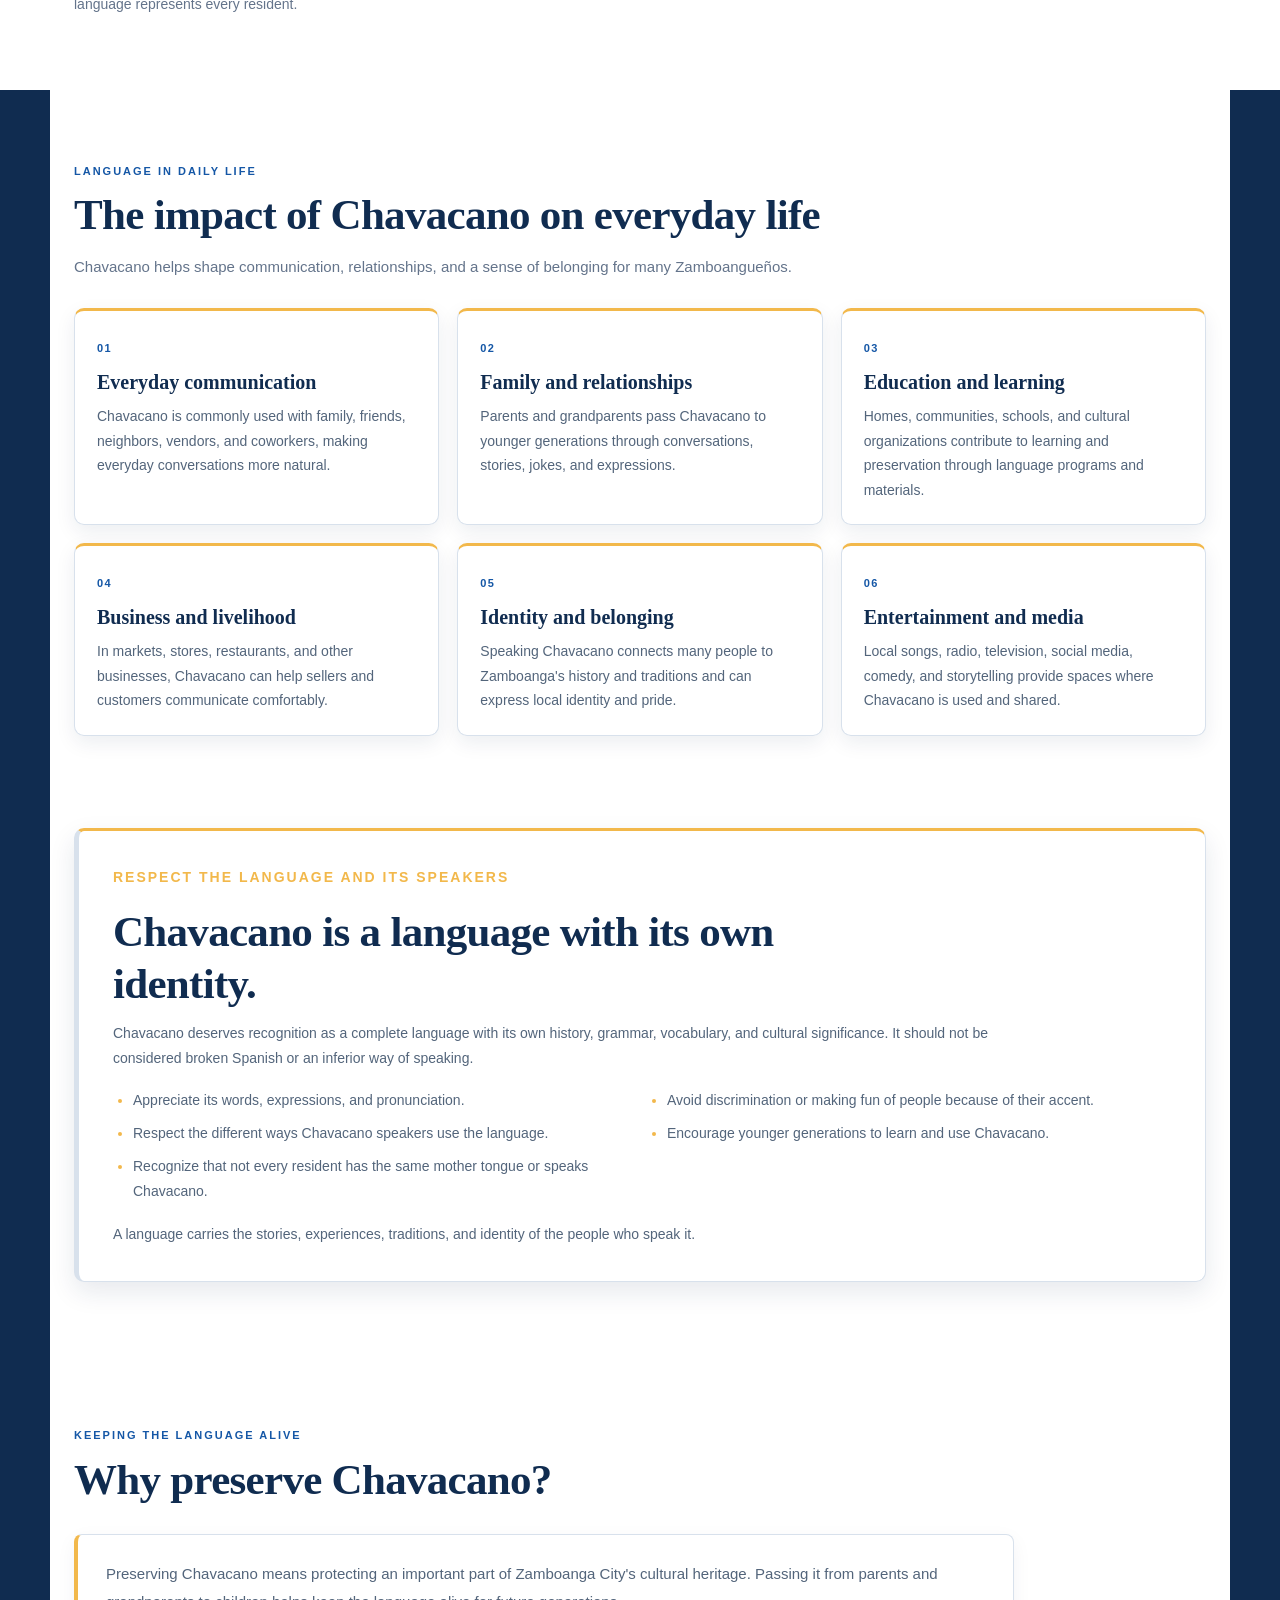
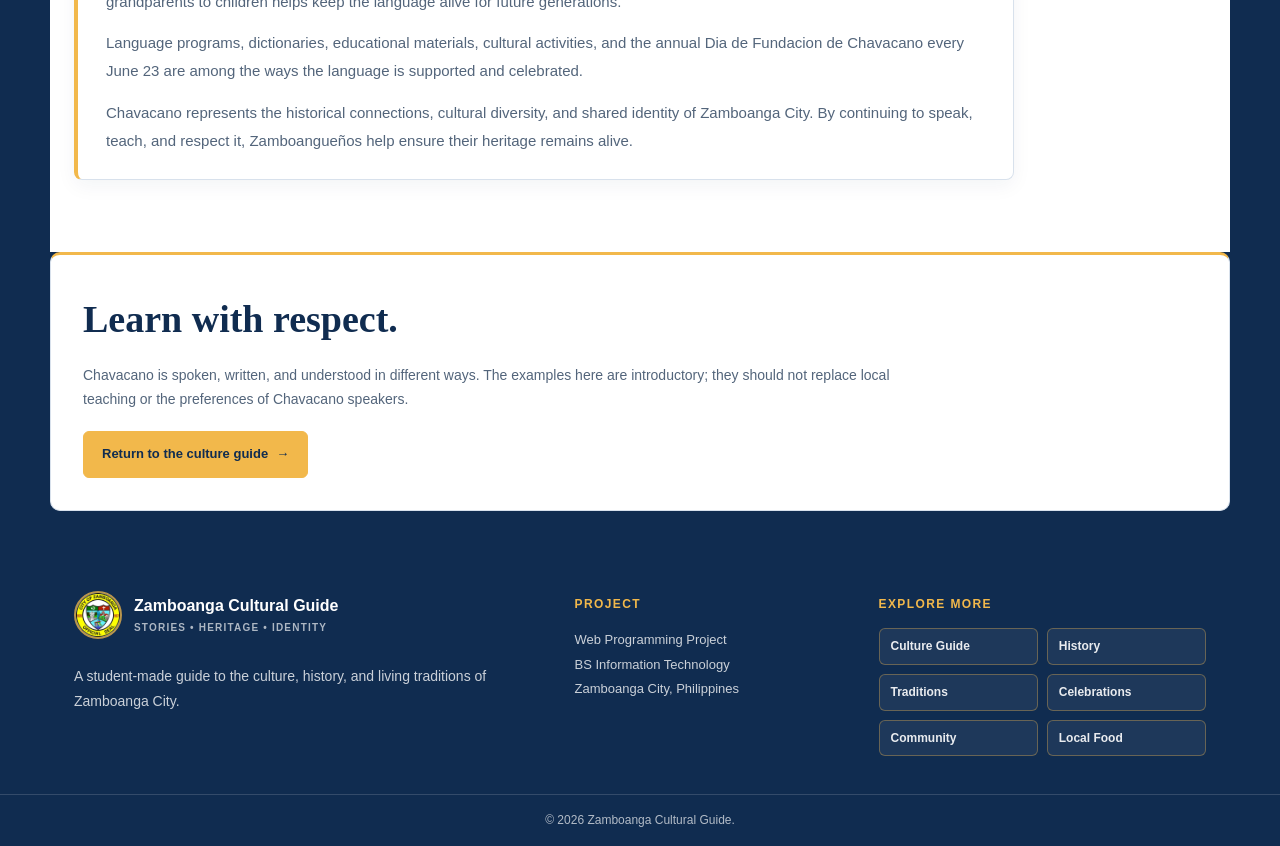
<file: language.html>
<!DOCTYPE html>
<html lang="en">
<head>
    <meta charset="UTF-8">
    <meta name="viewport" content="width=device-width, initial-scale=1.0">
    <meta name="description" content="Learn about Chavacano in Zamboanga City, its history, everyday life, and introductory phrases.">
    <title>Chavacano | Zamboanga Cultural Guide</title>
    <link rel="stylesheet" href="language.css">
    <link rel="stylesheet" href="footer.css">
    <link rel="stylesheet" href="interactions.css">
    <link rel="stylesheet" href="dark-mode.css">
    <script src="dark-mode.js" defer></script>
    <script src="interactions.js" defer></script>
</head>
<body>
    <header class="navbar" id="home">
        <div class="navbar__inner">
            <a href="index.html" class="brand">
                <img class="brand-logo" src="Image/zm%20city%20logo.jpg" alt="Zamboanga City logo">
                <span>Zamboanga Cultural Guide<small>Stories • Heritage • Identity</small></span>
            </a>
            <nav class="language-nav" id="languageNav" aria-label="Main navigation">
                <a href="index.html">Home</a>
                <a href="History.html">History</a>
                <a href="tradition.html">Traditions</a>
                <a href="celebrations.html">Celebrations</a>
                <a href="community.html">Community</a>
                <a href="local%20food.html">Local Food</a>
                <a href="language.html" aria-current="page">Chavacano</a>
            </nav>
            <button class="menu-btn" id="menuBtn" type="button" aria-controls="languageNav" aria-expanded="false">
                <span aria-hidden="true">☰</span> Menu
            </button>
            <button class="theme-toggle" type="button" aria-label="Switch to dark mode" aria-pressed="false" title="Switch to dark mode">
                <svg class="theme-toggle__icon theme-toggle__icon--moon" viewBox="0 0 24 24" aria-hidden="true"><path d="M20.2 15.7A8.5 8.5 0 0 1 8.3 3.8 8.5 8.5 0 1 0 20.2 15.7Z"></path></svg>
                <svg class="theme-toggle__icon theme-toggle__icon--sun" viewBox="0 0 24 24" aria-hidden="true"><circle cx="12" cy="12" r="4"></circle><path d="M12 2v2m0 16v2M4.93 4.93l1.42 1.42m11.3 11.3 1.42 1.42M2 12h2m16 0h2M4.93 19.07l1.42-1.42m11.3-11.3 1.42-1.42"></path></svg>
                <span class="theme-toggle__label">Theme</span>
            </button>
        </div>
    </header>

    <main>
        <section class="language-hero">
            <div class="language-hero__content">
                <p class="eyebrow">Language • Identity • Everyday Life</p>
                <h1>Chavacano: A Living Language of Zamboanga City</h1>
                <p>
                    Meet Zamboangueño Chavacano, a living language that carries
                    part of the city's identity and history and remains important
                    in everyday communication, homes, media, and community life.
                </p>
                <a class="button" href="#phrases">Learn a few phrases <span aria-hidden="true">↓</span></a>
            </div>
        </section>

        <section class="content-section language-about" aria-labelledby="about-title">
            <div class="section-heading">
                <p class="section-label">A living language</p>
                <h2 id="about-title">What is Chavacano?</h2>
                <p class="section-intro">
                    Chavacano is a distinct Spanish-based creole with its own
                    grammar, pronunciation, expressions, and identity.
                </p>
            </div>
            <div class="language-story">
                <p>
                    Chavacano is spoken in Zamboanga City and is also called
                    Chabacano de Zamboanga. It developed through contact among
                    Spanish-speaking authorities and local communities, combining
                    Spanish vocabulary with grammatical structures and influences
                    from Philippine languages. Although many of its words come
                    from Spanish, Chavacano is not simply Spanish.
                </p>
                <p>
                    Chavacano is used in everyday conversations, homes, markets,
                    schools, workplaces, and community gatherings. It is more
                    than a way of communicating: it is an important symbol of
                    Zamboanga City's history, cultural identity, and shared
                    heritage.
                </p>
            </div>
        </section>

        <section class="content-section phrase-section" id="phrases" aria-labelledby="phrases-title">
            <div class="section-heading">
                <p class="section-label">A few introductory phrases</p>
                <h2 id="phrases-title">Try saying “Buenas.”</h2>
                <p class="section-intro">
                    These examples are a starting point, not a complete course.
                    Spelling and usage can vary; ask a local speaker for guidance
                    and follow the form used in their community.
                </p>
            </div>
            <dl class="phrase-list">
                <div class="phrase-row"><dt>Buenas.</dt><dd>Hello.</dd></div>
                <div class="phrase-row"><dt>Que tal tu?</dt><dd>How are you?</dd></div>
                <div class="phrase-row"><dt>Gracias.</dt><dd>Thank you.</dd></div>
                <div class="phrase-row"><dt>Por favor.</dt><dd>Please.</dd></div>
                <div class="phrase-row"><dt>De nada.</dt><dd>You're welcome.</dd></div>
                <div class="phrase-row"><dt>Con permiso.</dt><dd>Excuse me.</dd></div>
                <div class="phrase-row"><dt>Ta comí quitá con canon.</dt><dd>We are eating rice. (One common written form.)</dd></div>
            </dl>
            <p class="source-note">
                Phrase examples adapted from the
                <a href="https://en.wikivoyage.org/wiki/Chavacano_phrasebook" target="_blank" rel="noopener noreferrer">Wikivoyage Chavacano phrasebook</a>.
            </p>
        </section>

        <section class="content-section" aria-labelledby="history-title">
            <div class="section-heading">
                <p class="section-label">Language and history</p>
                <h2 id="history-title">How Chavacano developed in Zamboanga</h2>
            </div>
            <div class="language-story">
                <p>
                    An important historical event occurred in 1635, when the
                    Spanish established Fuerza de San José, now known as Fort
                    Pilar, in Zamboanga. The construction and military activities
                    brought together people from different linguistic
                    backgrounds, including Spanish-speaking authorities and
                    workers from various parts of the Philippines.
                </p>
                <p>
                    As these communities interacted, a shared way of speaking
                    gradually developed. Spanish vocabulary mixed with local
                    linguistic influences, and over generations Chavacano became
                    the mother tongue of many Zamboangueño families and an
                    important part of the city's cultural identity.
                </p>
            </div>
            <div class="history-note">
                <h3>Where did Chavacano originate?</h3>
                <p>
                    Historical accounts describe this topic in more than one
                    way. Zamboanga's local account commemorates June 23, 1635,
                    the laying of Fort Pilar's cornerstone, as the symbolic
                    beginning of Chavacano in Zamboanga and the basis for the
                    city's Dia de Fundacion de Chavacano.
                </p>
                <p>
                    Academic linguistic research, including a 2018 study cited
                    in the page's background material, argues that the original
                    Spanish-based creole emerged in the Manila/Cavite area
                    around the beginning of the 17th century and later spread
                    to Zamboanga and other locations. The Zamboanga variety
                    developed through its own historical and social experience.
                </p>
            </div>
        </section>

        <section class="content-section language-alt" aria-labelledby="multilingual-title">
            <div class="section-heading">
                <p class="section-label">A multilingual city</p>
                <h2 id="multilingual-title">Many languages, shared community life.</h2>
            </div>
            <p class="section-intro">
                Zamboanga City is a multilingual community. The languages people
                use vary with their cultural background, family, and environment.
            </p>
            <ul class="language-list">
                <li><strong>Chavacano</strong><span>A common local language used across many settings.</span></li>
                <li><strong>Tausug</strong><span>Used by many members of the Tausug community.</span></li>
                <li><strong>Sama</strong><span>Used by Sama communities, particularly in coastal areas.</span></li>
                <li><strong>Cebuano</strong><span>Spoken by residents with roots in Cebuano-speaking communities.</span></li>
                <li><strong>Subanen languages</strong><span>Used by members of Subanen communities.</span></li>
                <li><strong>Filipino and English</strong><span>Used in education, government, business, and formal communication.</span></li>
            </ul>
            <p class="language-summary">
                Chavacano can connect people from different backgrounds, while
                the city's many languages reflect its cultural diversity. No
                single language represents every resident.
            </p>
        </section>

        <section class="content-section" aria-labelledby="daily-life-title">
            <div class="section-heading">
                <p class="section-label">Language in daily life</p>
                <h2 id="daily-life-title">The impact of Chavacano on everyday life</h2>
                <p class="section-intro">
                    Chavacano helps shape communication, relationships, and a
                    sense of belonging for many Zamboangueños.
                </p>
            </div>
            <div class="impact-grid">
                <article class="impact-card">
                    <span>01</span>
                    <h3>Everyday communication</h3>
                    <p>Chavacano is commonly used with family, friends, neighbors, vendors, and coworkers, making everyday conversations more natural.</p>
                </article>
                <article class="impact-card">
                    <span>02</span>
                    <h3>Family and relationships</h3>
                    <p>Parents and grandparents pass Chavacano to younger generations through conversations, stories, jokes, and expressions.</p>
                </article>
                <article class="impact-card">
                    <span>03</span>
                    <h3>Education and learning</h3>
                    <p>Homes, communities, schools, and cultural organizations contribute to learning and preservation through language programs and materials.</p>
                </article>
                <article class="impact-card">
                    <span>04</span>
                    <h3>Business and livelihood</h3>
                    <p>In markets, stores, restaurants, and other businesses, Chavacano can help sellers and customers communicate comfortably.</p>
                </article>
                <article class="impact-card">
                    <span>05</span>
                    <h3>Identity and belonging</h3>
                    <p>Speaking Chavacano connects many people to Zamboanga's history and traditions and can express local identity and pride.</p>
                </article>
                <article class="impact-card">
                    <span>06</span>
                    <h3>Entertainment and media</h3>
                    <p>Local songs, radio, television, social media, comedy, and storytelling provide spaces where Chavacano is used and shared.</p>
                </article>
            </div>
        </section>

        <section class="content-section respect-section" aria-labelledby="respect-title">
            <div class="respect-panel">
                <p class="section-label">Respect the language and its speakers</p>
                <h2 id="respect-title">Chavacano is a language with its own identity.</h2>
                <p>
                    Chavacano deserves recognition as a complete language with
                    its own history, grammar, vocabulary, and cultural
                    significance. It should not be considered broken Spanish
                    or an inferior way of speaking.
                </p>
                <ul>
                    <li>Appreciate its words, expressions, and pronunciation.</li>
                    <li>Avoid discrimination or making fun of people because of their accent.</li>
                    <li>Respect the different ways Chavacano speakers use the language.</li>
                    <li>Encourage younger generations to learn and use Chavacano.</li>
                    <li>Recognize that not every resident has the same mother tongue or speaks Chavacano.</li>
                </ul>
                <p>
                    A language carries the stories, experiences, traditions,
                    and identity of the people who speak it.
                </p>
            </div>
        </section>

        <section class="content-section" aria-labelledby="preserve-title">
            <div class="section-heading">
                <p class="section-label">Keeping the language alive</p>
                <h2 id="preserve-title">Why preserve Chavacano?</h2>
            </div>
            <div class="language-story">
                <p>
                    Preserving Chavacano means protecting an important part of
                    Zamboanga City's cultural heritage. Passing it from parents
                    and grandparents to children helps keep the language alive
                    for future generations.
                </p>
                <p>
                    Language programs, dictionaries, educational materials,
                    cultural activities, and the annual Dia de Fundacion de
                    Chavacano every June 23 are among the ways the language is
                    supported and celebrated.
                </p>
                <p>
                    Chavacano represents the historical connections, cultural
                    diversity, and shared identity of Zamboanga City. By
                    continuing to speak, teach, and respect it, Zamboangueños
                    help ensure their heritage remains alive.
                </p>
            </div>
        </section>

        <section class="content-section language-note" aria-labelledby="language-note-title">
            <h2 id="language-note-title">Learn with respect.</h2>
            <p>
                Chavacano is spoken, written, and understood in different ways.
                The examples here are introductory; they should not replace
                local teaching or the preferences of Chavacano speakers.
            </p>
            <a class="button" href="index.html#explore">Return to the culture guide <span aria-hidden="true">→</span></a>
        </section>
    </main>

    <footer class="site-footer">
        <div class="site-footer__inner">
            <section class="site-footer__about" aria-label="About this guide">
                <a class="site-footer__brand" href="index.html#home">
                    <img src="Image/zm%20city%20logo.jpg" alt="Zamboanga City logo">
                    <span>Zamboanga Cultural Guide<small>Stories • Heritage • Identity</small></span>
                </a>
                <p class="site-footer__description">A student-made guide to the culture, history, and living traditions of Zamboanga City.</p>
            </section>
            <section aria-label="Project information">
                <h2 class="site-footer__heading">Project</h2>
                <p class="site-footer__details">Web Programming Project<br>BS Information Technology<br>Zamboanga City, Philippines</p>
            </section>
            <nav aria-label="Explore more" class="site-footer__navigation">
                <h2 class="site-footer__heading">Explore more</h2>
                <div class="site-footer__links">
                    <a href="index.html#explore">Culture Guide</a>
                    <a href="History.html">History</a>
                    <a href="tradition.html">Traditions</a>
                    <a href="celebrations.html">Celebrations</a>
                    <a href="community.html">Community</a>
                    <a href="local%20food.html">Local Food</a>
                </div>
            </nav>
        </div>
        <div class="site-footer__bottom">&copy; 2026 Zamboanga Cultural Guide.</div>
    </footer>
</body>
</html>
</file>
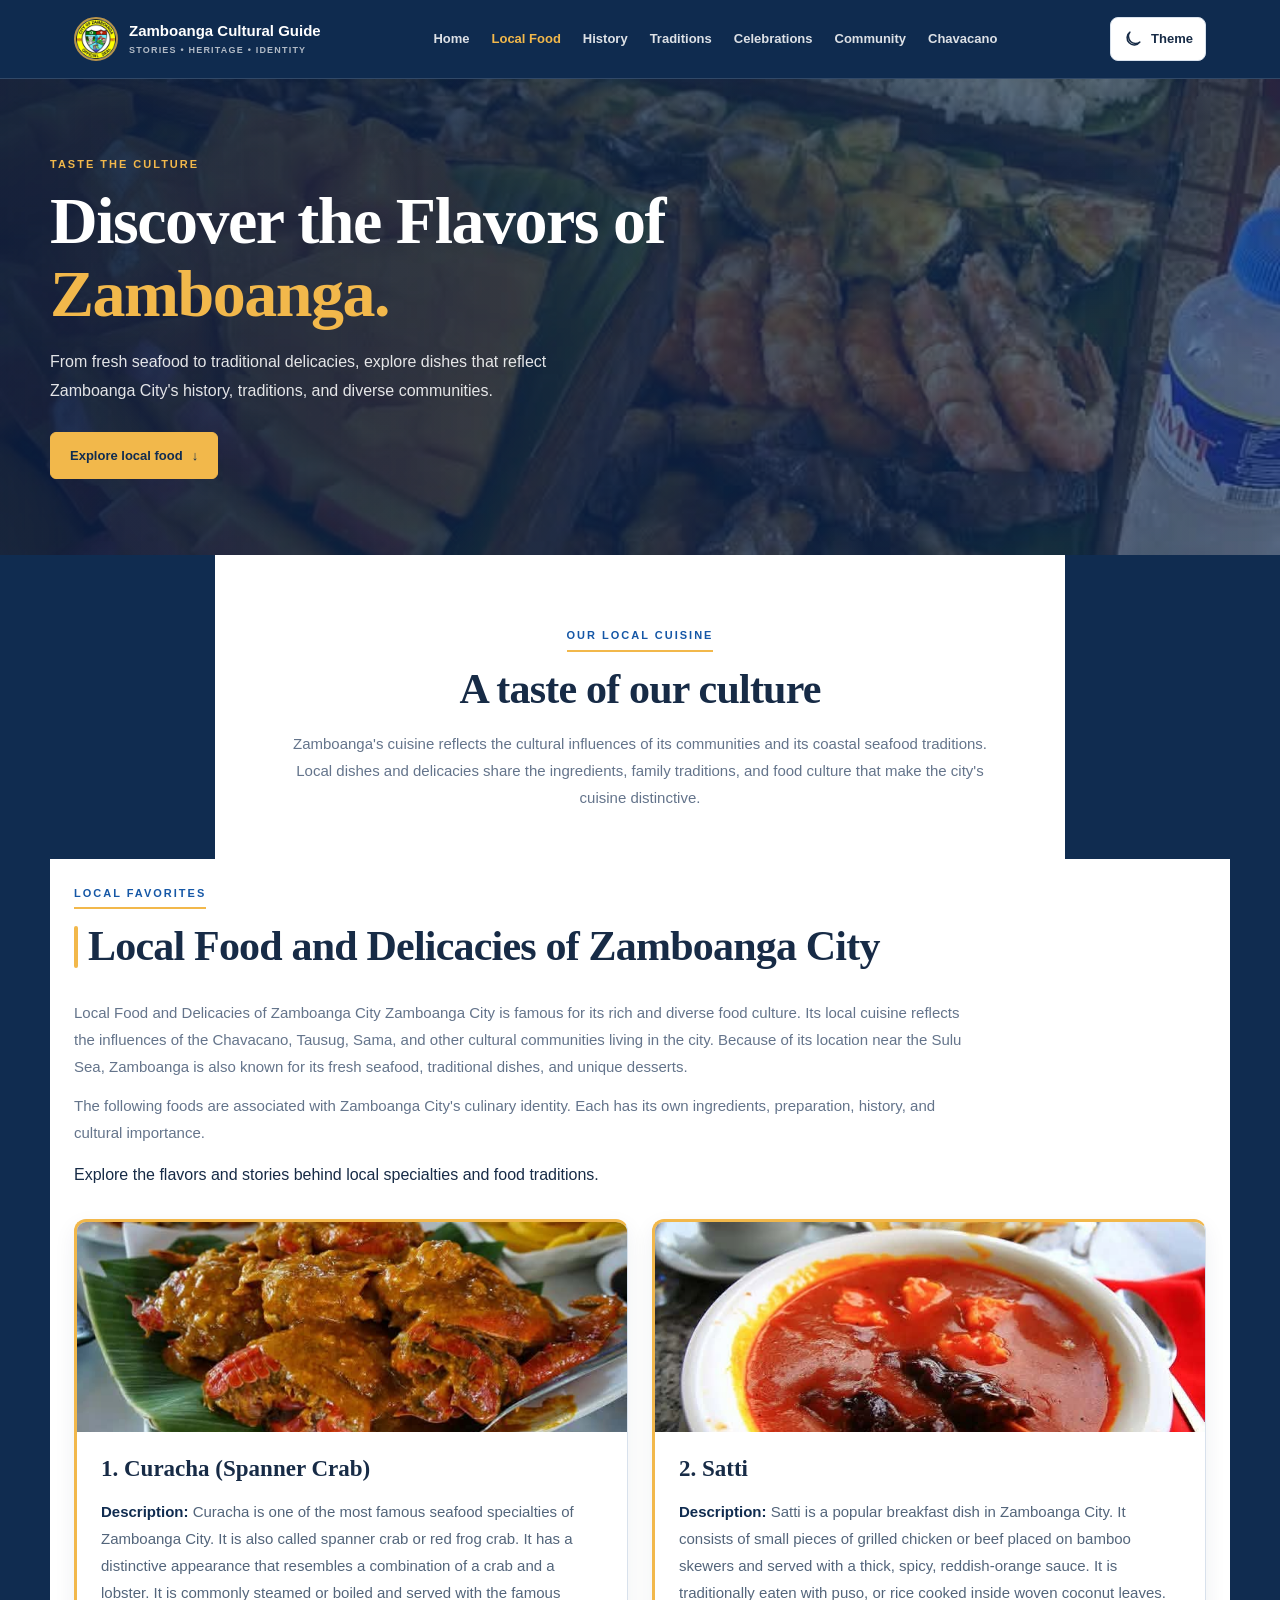
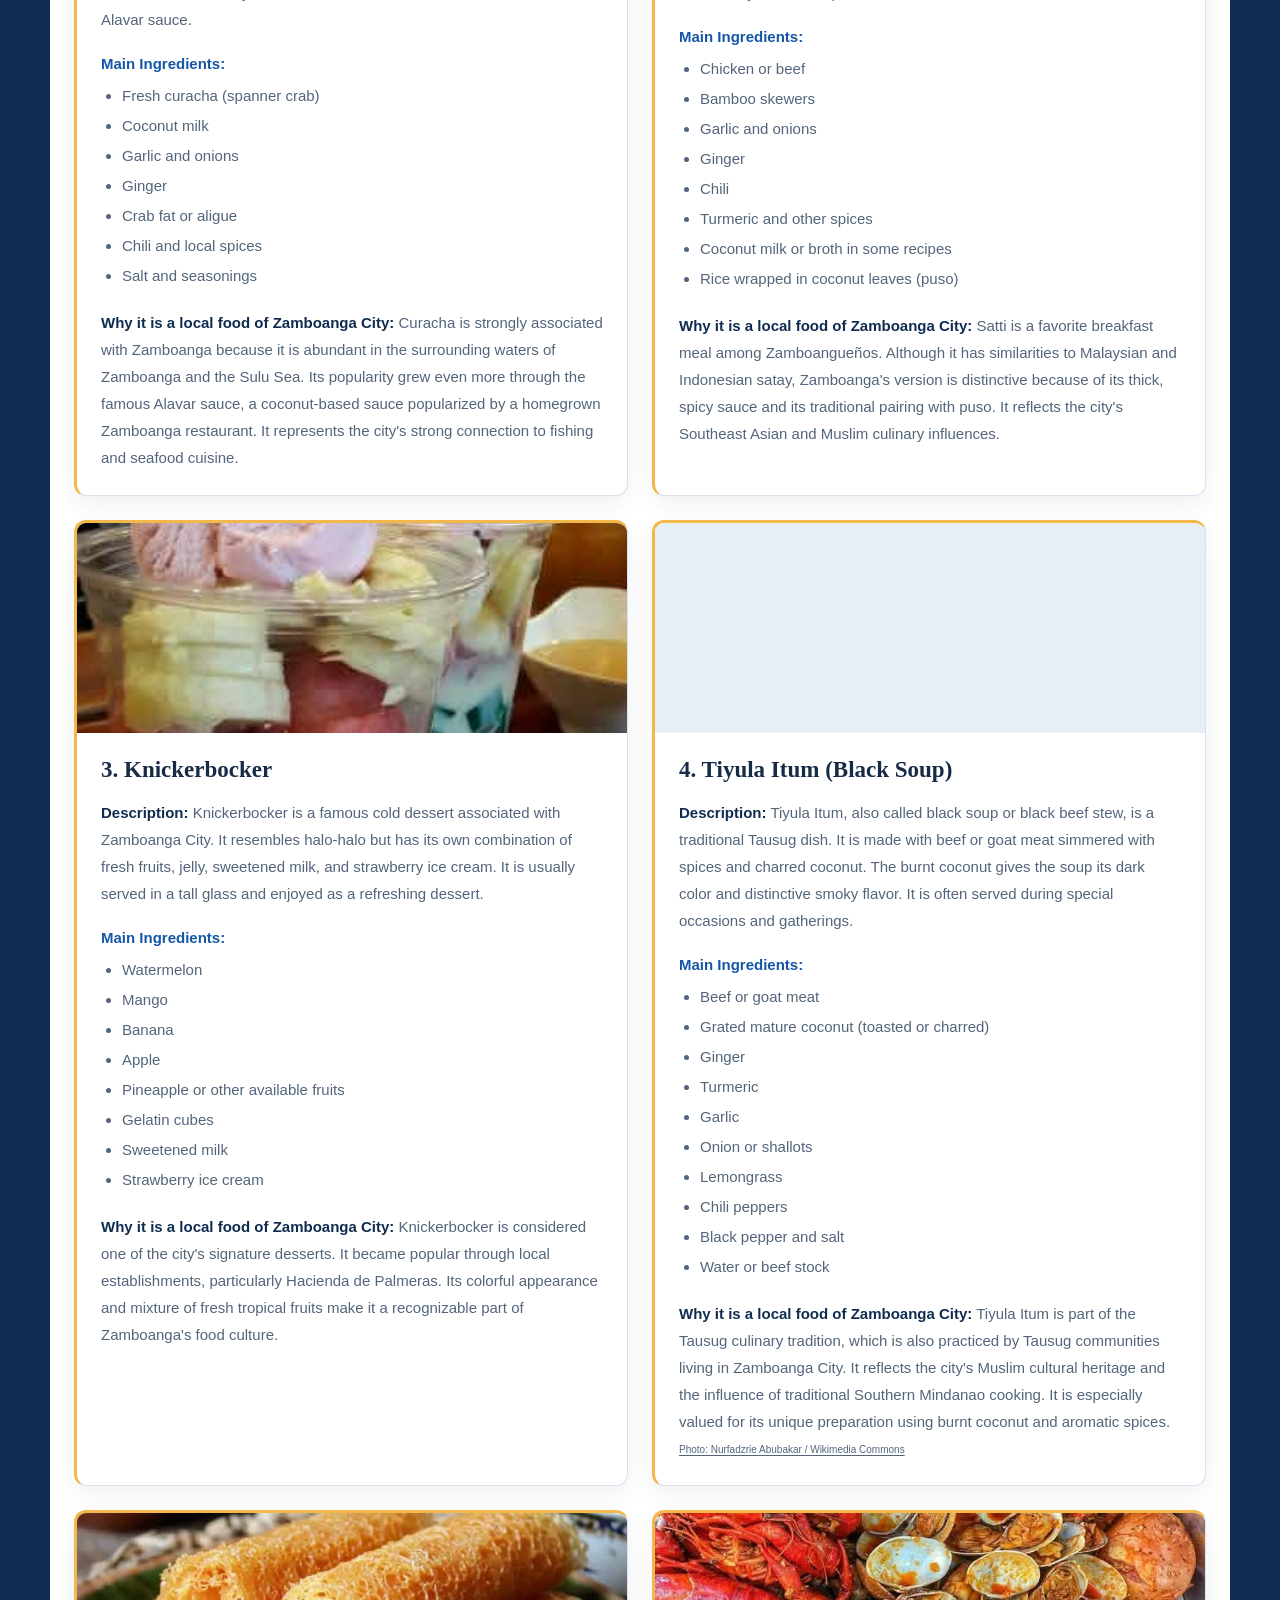
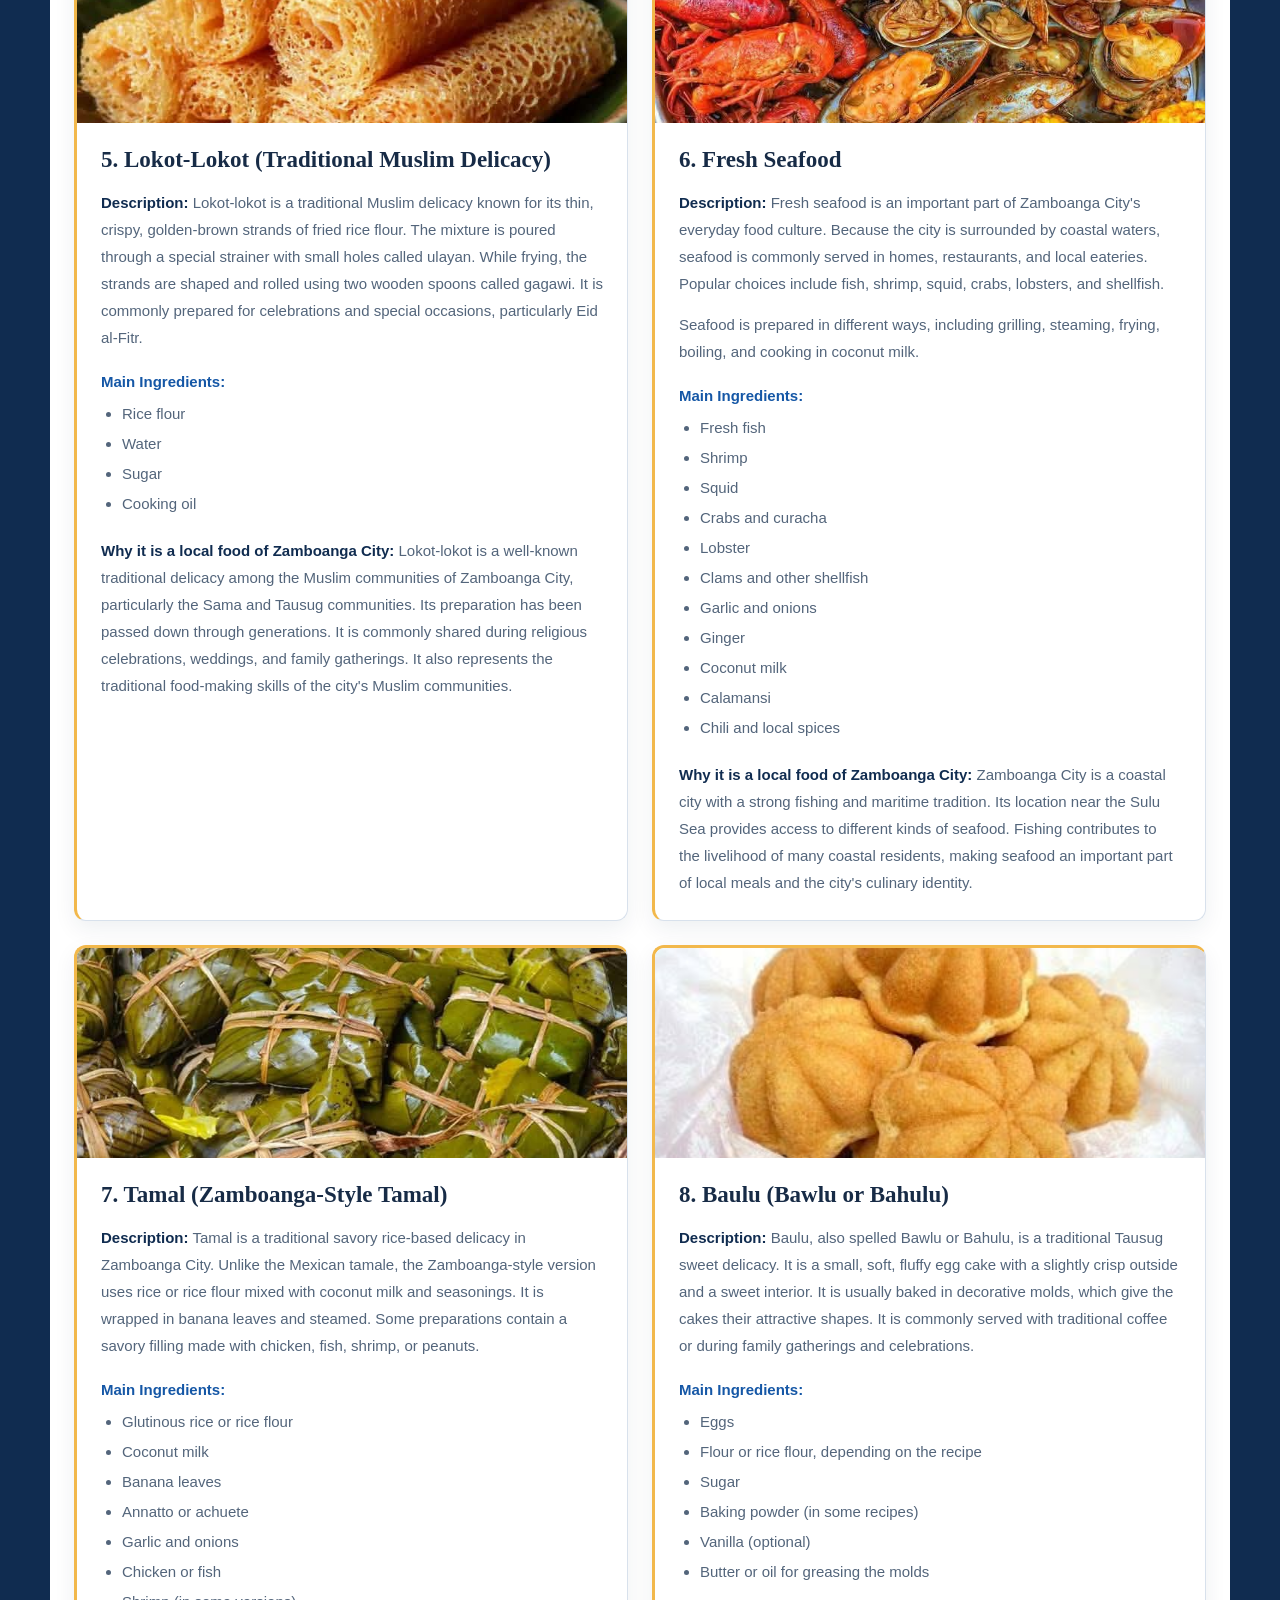
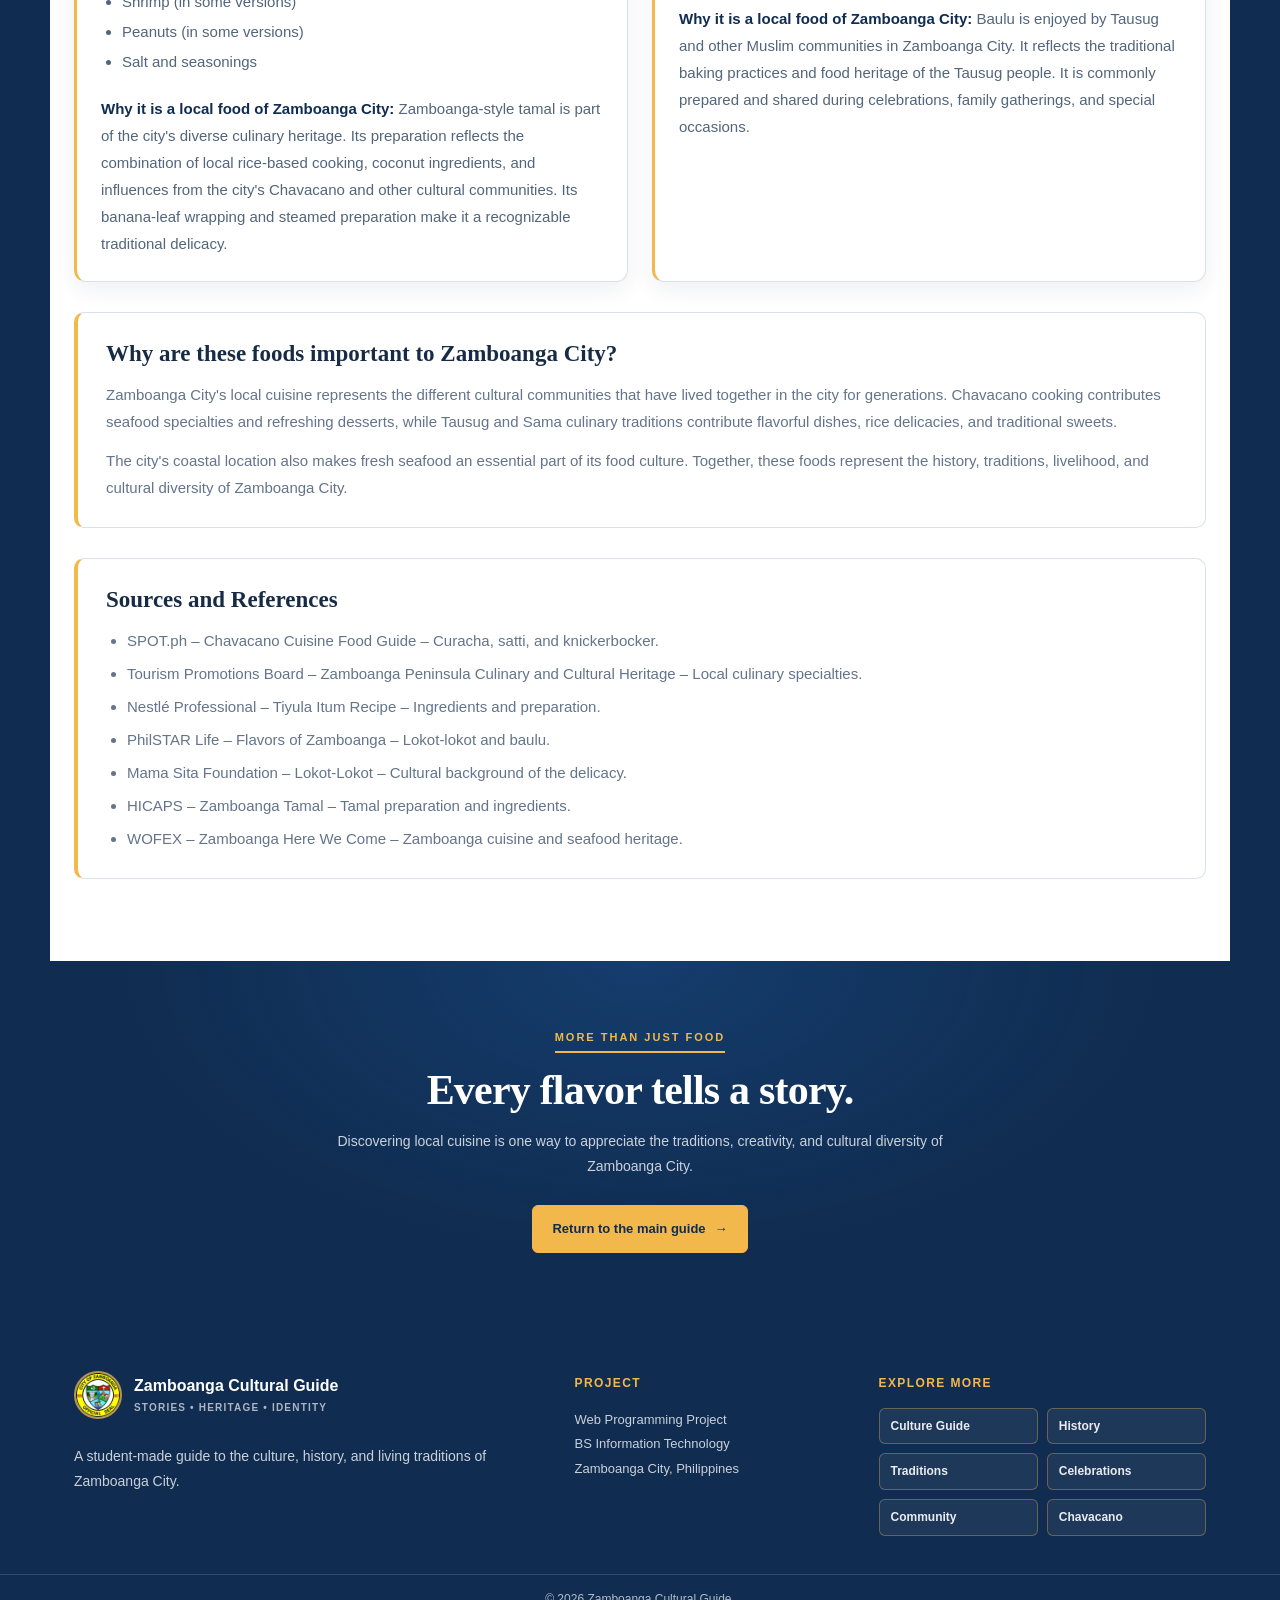
<file: local food.html>
<!DOCTYPE html>
<html lang="en">
<head>
    <meta charset="UTF-8">
    <meta name="viewport" content="width=device-width, initial-scale=1.0">
    <meta name="description" content="Discover Zamboanga City's local food, seafood, and traditional delicacies.">
    <title>Local Food | Zamboanga Cultural Guide</title>
    <link rel="stylesheet" href="Food.css">
    <link rel="stylesheet" href="footer.css">
    <link rel="stylesheet" href="interactions.css">
    <link rel="stylesheet" href="dark-mode.css">
    <script src="dark-mode.js" defer></script>
    <script src="interactions.js" defer></script>
</head>
<body>
    <header class="food-header" id="home">
        <div class="food-header__inner">
            <a class="food-brand" href="index.html#home">
                <img src="Image/zm%20city%20logo.jpg" alt="Zamboanga City logo">
                <span>
                    Zamboanga Cultural Guide
                    <small>Stories • Heritage • Identity</small>
                </span>
            </a>

            <nav class="food-navigation" aria-label="Food guide navigation">
                <a href="index.html">Home</a>
                <a href="#foods" aria-current="page">Local Food</a>
                <a href="History.html">History</a>
                <a href="tradition.html">Traditions</a>
                <a href="celebrations.html">Celebrations</a>
                <a href="community.html">Community</a>
                <a href="language.html">Chavacano</a>
            </nav>
            <button class="theme-toggle" type="button" aria-label="Switch to dark mode" aria-pressed="false" title="Switch to dark mode">
                <svg class="theme-toggle__icon theme-toggle__icon--moon" viewBox="0 0 24 24" aria-hidden="true"><path d="M20.2 15.7A8.5 8.5 0 0 1 8.3 3.8 8.5 8.5 0 1 0 20.2 15.7Z"></path></svg>
                <svg class="theme-toggle__icon theme-toggle__icon--sun" viewBox="0 0 24 24" aria-hidden="true"><circle cx="12" cy="12" r="4"></circle><path d="M12 2v2m0 16v2M4.93 4.93l1.42 1.42m11.3 11.3 1.42 1.42M2 12h2m16 0h2M4.93 19.07l1.42-1.42m11.3-11.3 1.42-1.42"></path></svg>
                <span class="theme-toggle__label">Theme</span>
            </button>
        </div>
    </header>

    <main>
        <section class="food-hero">
            <div class="food-hero__content">
                <p class="food-eyebrow">Taste the culture</p>
                <h1>Discover the Flavors of <span>Zamboanga.</span></h1>
                <p class="food-hero__description">
                    From fresh seafood to traditional delicacies, explore dishes
                    that reflect Zamboanga City's history, traditions, and
                    diverse communities.
                </p>
                <a class="food-button" href="#foods">Explore local food <span aria-hidden="true">↓</span></a>
            </div>
        </section>

        <section class="food-introduction" aria-labelledby="food-introduction-title">
            <p class="food-section-label">Our local cuisine</p>
            <h2 id="food-introduction-title">A taste of our culture</h2>
            <p>
                Zamboanga's cuisine reflects the cultural influences of its
                communities and its coastal seafood traditions. Local dishes
                and delicacies share the ingredients, family traditions, and
                food culture that make the city's cuisine distinctive.
            </p>
        </section>

        <section class="food-section" id="foods" aria-labelledby="food-list-title">
            <div class="food-section__heading">
                <div>
                    <p class="food-section-label">Local favorites</p>
                    <h2 id="food-list-title">Local Food and Delicacies of Zamboanga City</h2>
                </div>
              
            </div>

            <p class="food-research-intro">
                Local Food and Delicacies of Zamboanga City
Zamboanga City is famous for its rich and diverse food culture. Its local cuisine reflects the influences of the Chavacano, Tausug, Sama, and other cultural communities living in the city. Because of its location near the Sulu Sea, Zamboanga is also known for its fresh seafood, traditional dishes, and unique desserts.

            </p>
            <p class="food-research-intro">
              
The following foods are associated with Zamboanga City's culinary identity. Each has its own ingredients, preparation, history, and cultural importance.
            </p>
  <p>
                    Explore the flavors and stories behind local specialties
                    and food traditions.
                </p>
            <div class="food-research-grid">
                <article class="food-item">
                    <img class="food-item__image" src="Image/CURACHA.jpg" alt="Curacha spanner crab served with sauce" loading="lazy">
                    <div class="food-item__content">
                        <h3>1. Curacha (Spanner Crab)</h3>
                        <p><strong>Description:</strong> Curacha is one of the most famous
                            seafood specialties of Zamboanga City. It is also called spanner
                            crab or red frog crab. It has a distinctive appearance that
                            resembles a combination of a crab and a lobster. It is commonly
                            steamed or boiled and served with the famous Alavar sauce.</p>
                        <h4>Main Ingredients:</h4>
                        <ul>
                            <li>Fresh curacha (spanner crab)</li>
                            <li>Coconut milk</li>
                            <li>Garlic and onions</li>
                            <li>Ginger</li>
                            <li>Crab fat or aligue</li>
                            <li>Chili and local spices</li>
                            <li>Salt and seasonings</li>
                        </ul>
                        <p><strong>Why it is a local food of Zamboanga City:</strong>
                            Curacha is strongly associated with Zamboanga because it is
                            abundant in the surrounding waters of Zamboanga and the Sulu Sea.
                            Its popularity grew even more through the famous Alavar sauce,
                            a coconut-based sauce popularized by a homegrown Zamboanga
                            restaurant. It represents the city's strong connection to
                            fishing and seafood cuisine.</p>
                    </div>
                </article>

                <article class="food-item">
                    <img class="food-item__image" src="Image/SATTI.jpg" alt="Satti skewers served with spicy sauce" loading="lazy">
                    <div class="food-item__content">
                        <h3>2. Satti</h3>
                        <p><strong>Description:</strong> Satti is a popular breakfast dish
                            in Zamboanga City. It consists of small pieces of grilled chicken
                            or beef placed on bamboo skewers and served with a thick, spicy,
                            reddish-orange sauce. It is traditionally eaten with puso, or
                            rice cooked inside woven coconut leaves.</p>
                        <h4>Main Ingredients:</h4>
                        <ul>
                            <li>Chicken or beef</li>
                            <li>Bamboo skewers</li>
                            <li>Garlic and onions</li>
                            <li>Ginger</li>
                            <li>Chili</li>
                            <li>Turmeric and other spices</li>
                            <li>Coconut milk or broth in some recipes</li>
                            <li>Rice wrapped in coconut leaves (puso)</li>
                        </ul>
                        <p><strong>Why it is a local food of Zamboanga City:</strong>
                            Satti is a favorite breakfast meal among Zamboangueños.
                            Although it has similarities to Malaysian and Indonesian satay,
                            Zamboanga's version is distinctive because of its thick, spicy
                            sauce and its traditional pairing with puso. It reflects the
                            city's Southeast Asian and Muslim culinary influences.</p>
                    </div>
                </article>

                <article class="food-item">
                    <img class="food-item__image" src="Image/Knickerbocker.jpg" alt="Colorful Knickerbocker fruit dessert" loading="lazy">
                    <div class="food-item__content">
                        <h3>3. Knickerbocker</h3>
                        <p><strong>Description:</strong> Knickerbocker is a famous cold
                            dessert associated with Zamboanga City. It resembles halo-halo
                            but has its own combination of fresh fruits, jelly, sweetened
                            milk, and strawberry ice cream. It is usually served in a tall
                            glass and enjoyed as a refreshing dessert.</p>
                        <h4>Main Ingredients:</h4>
                        <ul>
                            <li>Watermelon</li>
                            <li>Mango</li>
                            <li>Banana</li>
                            <li>Apple</li>
                            <li>Pineapple or other available fruits</li>
                            <li>Gelatin cubes</li>
                            <li>Sweetened milk</li>
                            <li>Strawberry ice cream</li>
                        </ul>
                        <p><strong>Why it is a local food of Zamboanga City:</strong>
                            Knickerbocker is considered one of the city's signature desserts.
                            It became popular through local establishments, particularly
                            Hacienda de Palmeras. Its colorful appearance and mixture of
                            fresh tropical fruits make it a recognizable part of Zamboanga's
                            food culture.</p>
                    </div>
                </article>

                <article class="food-item">
                    <div class="food-item__image food-card__image--tiyula" role="img" aria-label="Tiyula Itum, the Tausug black soup"></div>
                    <div class="food-item__content">
                        <h3>4. Tiyula Itum (Black Soup)</h3>
                        <p><strong>Description:</strong> Tiyula Itum, also called black
                            soup or black beef stew, is a traditional Tausug dish. It is
                            made with beef or goat meat simmered with spices and charred
                            coconut. The burnt coconut gives the soup its dark color and
                            distinctive smoky flavor. It is often served during special
                            occasions and gatherings.</p>
                        <h4>Main Ingredients:</h4>
                        <ul>
                            <li>Beef or goat meat</li>
                            <li>Grated mature coconut (toasted or charred)</li>
                            <li>Ginger</li>
                            <li>Turmeric</li>
                            <li>Garlic</li>
                            <li>Onion or shallots</li>
                            <li>Lemongrass</li>
                            <li>Chili peppers</li>
                            <li>Black pepper and salt</li>
                            <li>Water or beef stock</li>
                        </ul>
                        <p><strong>Why it is a local food of Zamboanga City:</strong>
                            Tiyula Itum is part of the Tausug culinary tradition, which is
                            also practiced by Tausug communities living in Zamboanga City.
                            It reflects the city's Muslim cultural heritage and the influence
                            of traditional Southern Mindanao cooking. It is especially valued
                            for its unique preparation using burnt coconut and aromatic spices.</p>
                        <a class="food-image-credit" href="https://commons.wikimedia.org/wiki/File:Tiyula_Itum_by_Patrick_Aye_Beef_Black_Soup_8-37_screenshot.jpg" target="_blank" rel="noopener noreferrer">
                            Photo: Nurfadzrie Abubakar / Wikimedia Commons
                        </a>
                    </div>
                </article>

                <article class="food-item">
                    <img class="food-item__image" src="Image/LUKOT-LUKOT.jpg" alt="Lokot-lokot rice delicacy" loading="lazy">
                    <div class="food-item__content">
                        <h3>5. Lokot-Lokot (Traditional Muslim Delicacy)</h3>
                        <p><strong>Description:</strong> Lokot-lokot is a traditional
                            Muslim delicacy known for its thin, crispy, golden-brown strands
                            of fried rice flour. The mixture is poured through a special
                            strainer with small holes called ulayan. While frying, the
                            strands are shaped and rolled using two wooden spoons called
                            gagawi. It is commonly prepared for celebrations and special
                            occasions, particularly Eid al-Fitr.</p>
                        <h4>Main Ingredients:</h4>
                        <ul>
                            <li>Rice flour</li>
                            <li>Water</li>
                            <li>Sugar</li>
                            <li>Cooking oil</li>
                        </ul>
                        <p><strong>Why it is a local food of Zamboanga City:</strong>
                            Lokot-lokot is a well-known traditional delicacy among the
                            Muslim communities of Zamboanga City, particularly the Sama
                            and Tausug communities. Its preparation has been passed down
                            through generations. It is commonly shared during religious
                            celebrations, weddings, and family gatherings. It also represents
                            the traditional food-making skills of the city's Muslim communities.</p>
                    </div>
                </article>

                <article class="food-item">
                    <img class="food-item__image" src="Image/SEAFOOD.jpg" alt="Fresh seafood with fish, prawns, and shellfish" loading="lazy">
                    <div class="food-item__content">
                        <h3>6. Fresh Seafood</h3>
                        <p><strong>Description:</strong> Fresh seafood is an important part
                            of Zamboanga City's everyday food culture. Because the city is
                            surrounded by coastal waters, seafood is commonly served in homes,
                            restaurants, and local eateries. Popular choices include fish,
                            shrimp, squid, crabs, lobsters, and shellfish.</p>
                        <p>Seafood is prepared in different ways, including grilling,
                            steaming, frying, boiling, and cooking in coconut milk.</p>
                        <h4>Main Ingredients:</h4>
                        <ul>
                            <li>Fresh fish</li>
                            <li>Shrimp</li>
                            <li>Squid</li>
                            <li>Crabs and curacha</li>
                            <li>Lobster</li>
                            <li>Clams and other shellfish</li>
                            <li>Garlic and onions</li>
                            <li>Ginger</li>
                            <li>Coconut milk</li>
                            <li>Calamansi</li>
                            <li>Chili and local spices</li>
                        </ul>
                        <p><strong>Why it is a local food of Zamboanga City:</strong>
                            Zamboanga City is a coastal city with a strong fishing and
                            maritime tradition. Its location near the Sulu Sea provides
                            access to different kinds of seafood. Fishing contributes to
                            the livelihood of many coastal residents, making seafood an
                            important part of local meals and the city's culinary identity.</p>
                    </div>
                </article>

                <article class="food-item">
                    <img class="food-item__image" src="Image/TAMAL.jpg" alt="Tamal wrapped in banana leaves" loading="lazy">
                    <div class="food-item__content">
                        <h3>7. Tamal (Zamboanga-Style Tamal)</h3>
                        <p><strong>Description:</strong> Tamal is a traditional savory
                            rice-based delicacy in Zamboanga City. Unlike the Mexican tamale,
                            the Zamboanga-style version uses rice or rice flour mixed with
                            coconut milk and seasonings. It is wrapped in banana leaves and
                            steamed. Some preparations contain a savory filling made with
                            chicken, fish, shrimp, or peanuts.</p>
                        <h4>Main Ingredients:</h4>
                        <ul>
                            <li>Glutinous rice or rice flour</li>
                            <li>Coconut milk</li>
                            <li>Banana leaves</li>
                            <li>Annatto or achuete</li>
                            <li>Garlic and onions</li>
                            <li>Chicken or fish</li>
                            <li>Shrimp (in some versions)</li>
                            <li>Peanuts (in some versions)</li>
                            <li>Salt and seasonings</li>
                        </ul>
                        <p><strong>Why it is a local food of Zamboanga City:</strong>
                            Zamboanga-style tamal is part of the city's diverse culinary
                            heritage. Its preparation reflects the combination of local
                            rice-based cooking, coconut ingredients, and influences from
                            the city's Chavacano and other cultural communities. Its
                            banana-leaf wrapping and steamed preparation make it a
                            recognizable traditional delicacy.</p>
                    </div>
                </article>

                <article class="food-item">
                    <img class="food-item__image" src="Image/Baulo.jpg" alt="Baulu egg cakes baked in decorative molds" loading="lazy">
                    <div class="food-item__content">
                        <h3>8. Baulu (Bawlu or Bahulu)</h3>
                        <p><strong>Description:</strong> Baulu, also spelled Bawlu or Bahulu,
                            is a traditional Tausug sweet delicacy. It is a small, soft,
                            fluffy egg cake with a slightly crisp outside and a sweet interior.
                            It is usually baked in decorative molds, which give the cakes
                            their attractive shapes. It is commonly served with traditional
                            coffee or during family gatherings and celebrations.</p>
                        <h4>Main Ingredients:</h4>
                        <ul>
                            <li>Eggs</li>
                            <li>Flour or rice flour, depending on the recipe</li>
                            <li>Sugar</li>
                            <li>Baking powder (in some recipes)</li>
                            <li>Vanilla (optional)</li>
                            <li>Butter or oil for greasing the molds</li>
                        </ul>
                        <p><strong>Why it is a local food of Zamboanga City:</strong>
                            Baulu is enjoyed by Tausug and other Muslim communities in
                            Zamboanga City. It reflects the traditional baking practices
                            and food heritage of the Tausug people. It is commonly prepared
                            and shared during celebrations, family gatherings, and special
                            occasions.</p>
                    </div>
                </article>
            </div>

            <section class="food-importance" aria-labelledby="food-importance-title">
                <h3 id="food-importance-title">Why are these foods important to Zamboanga City?</h3>
                <p>
                    Zamboanga City's local cuisine represents the different cultural
                    communities that have lived together in the city for generations.
                    Chavacano cooking contributes seafood specialties and refreshing
                    desserts, while Tausug and Sama culinary traditions contribute
                    flavorful dishes, rice delicacies, and traditional sweets.
                </p>
                <p>
                    The city's coastal location also makes fresh seafood an essential
                    part of its food culture. Together, these foods represent the
                    history, traditions, livelihood, and cultural diversity of
                    Zamboanga City.
                </p>
            </section>

            <section class="food-sources" aria-labelledby="food-sources-title">
                <h3 id="food-sources-title">Sources and References</h3>
                <ul>
                    <li>SPOT.ph – Chavacano Cuisine Food Guide – Curacha, satti, and knickerbocker.</li>
                    <li>Tourism Promotions Board – Zamboanga Peninsula Culinary and Cultural Heritage – Local culinary specialties.</li>
                    <li>Nestlé Professional – Tiyula Itum Recipe – Ingredients and preparation.</li>
                    <li>PhilSTAR Life – Flavors of Zamboanga – Lokot-lokot and baulu.</li>
                    <li>Mama Sita Foundation – Lokot-Lokot – Cultural background of the delicacy.</li>
                    <li>HICAPS – Zamboanga Tamal – Tamal preparation and ingredients.</li>
                    <li>WOFEX – Zamboanga Here We Come – Zamboanga cuisine and seafood heritage.</li>
                </ul>
            </section>
        </section>

        <section class="food-closing">
            <p class="food-section-label">More than just food</p>
            <h2>Every flavor tells a story.</h2>
            <p>
                Discovering local cuisine is one way to appreciate the
                traditions, creativity, and cultural diversity of Zamboanga City.
            </p>
            <a class="food-button" href="index.html#explore">Return to the main guide <span aria-hidden="true">→</span></a>
        </section>
    </main>

    <footer class="site-footer">
        <div class="site-footer__inner">
            <section class="site-footer__about" aria-label="About this guide">
                <a class="site-footer__brand" href="index.html#home">
                    <img src="Image/zm%20city%20logo.jpg" alt="Zamboanga City logo">
                    <span>Zamboanga Cultural Guide<small>Stories • Heritage • Identity</small></span>
                </a>
                <p class="site-footer__description">A student-made guide to the culture, history, and living traditions of Zamboanga City.</p>
            </section>
            <section aria-label="Project information">
                <h2 class="site-footer__heading">Project</h2>
                <p class="site-footer__details">Web Programming Project<br>BS Information Technology<br>Zamboanga City, Philippines</p>
            </section>
            <nav aria-label="Explore more" class="site-footer__navigation">
                <h2 class="site-footer__heading">Explore more</h2>
                <div class="site-footer__links">
                    <a href="index.html#explore">Culture Guide</a>
                    <a href="History.html">History</a>
                    <a href="tradition.html">Traditions</a>
                    <a href="celebrations.html">Celebrations</a>
                    <a href="community.html">Community</a>
                    <a href="language.html">Chavacano</a>
                </div>
            </nav>
        </div>
        <div class="site-footer__bottom">&copy; 2026 Zamboanga Cultural Guide.</div>
    </footer>
</body>
</html>
</file>
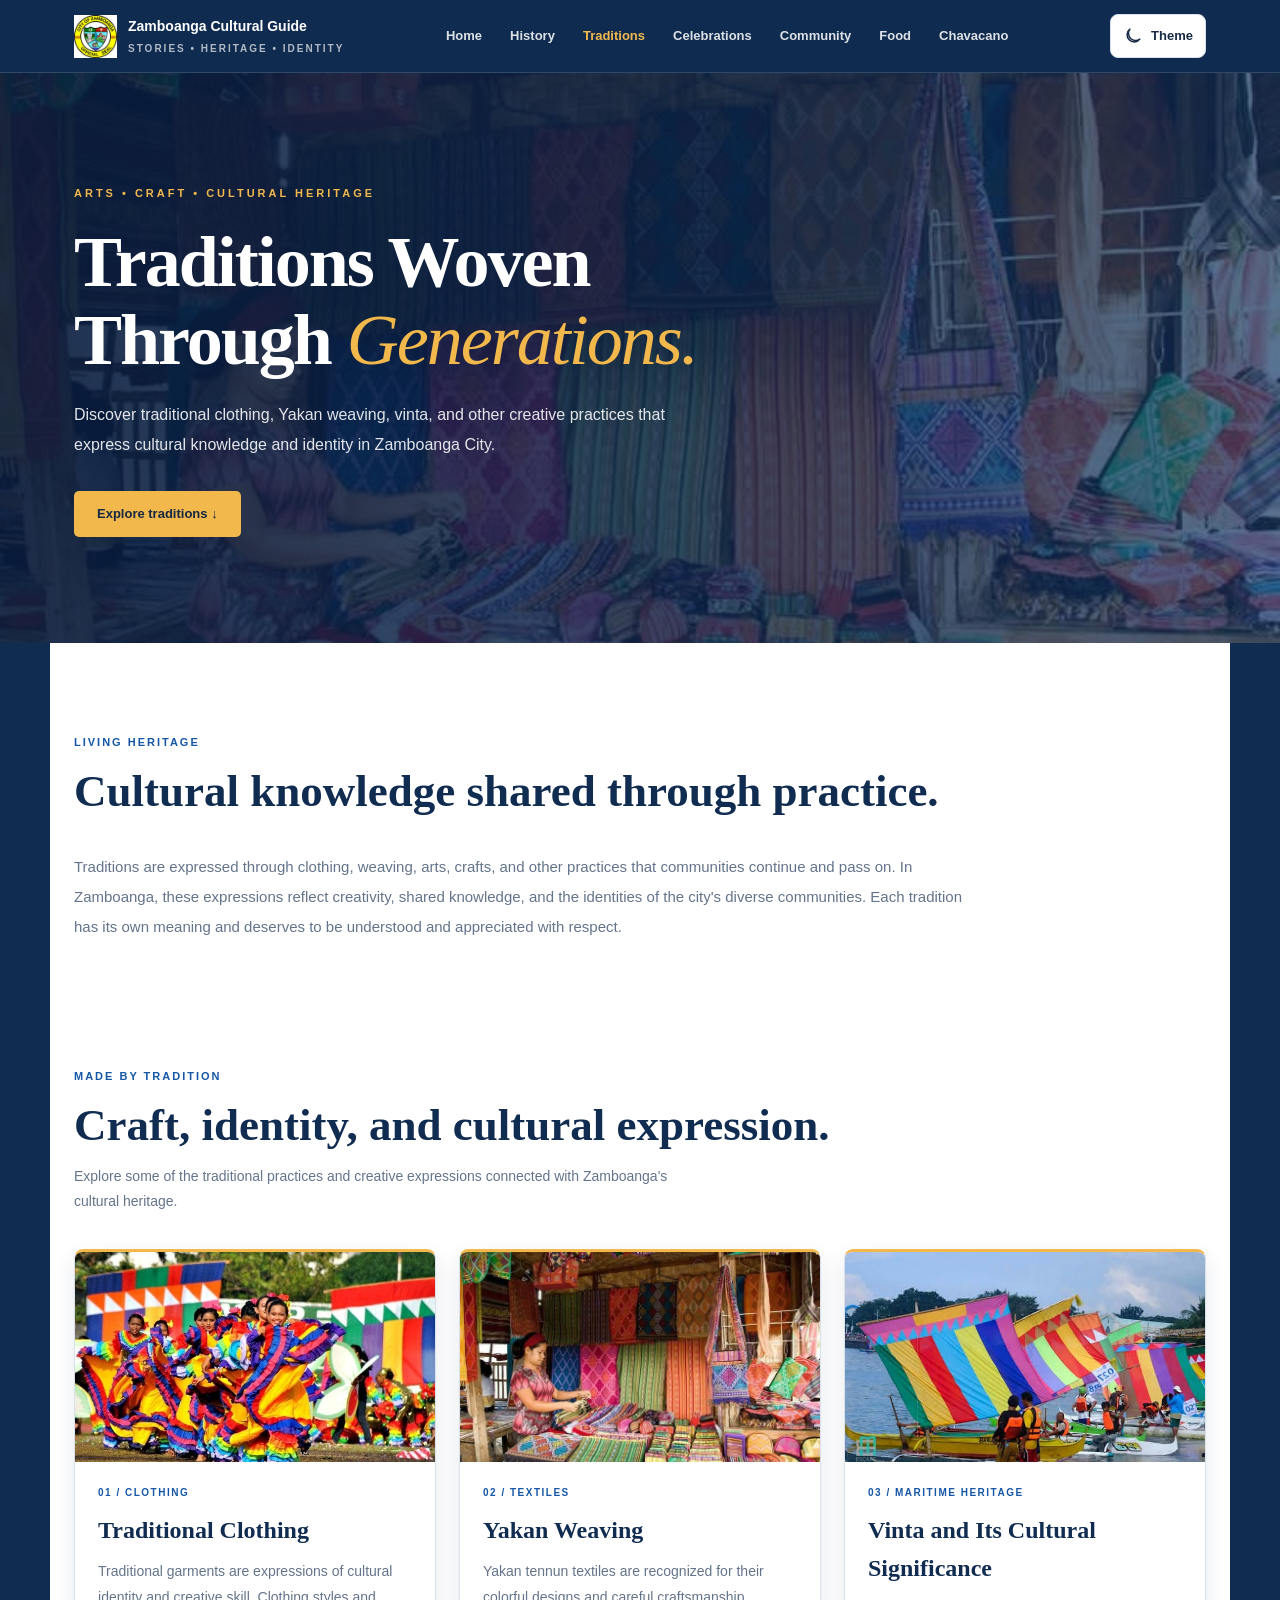
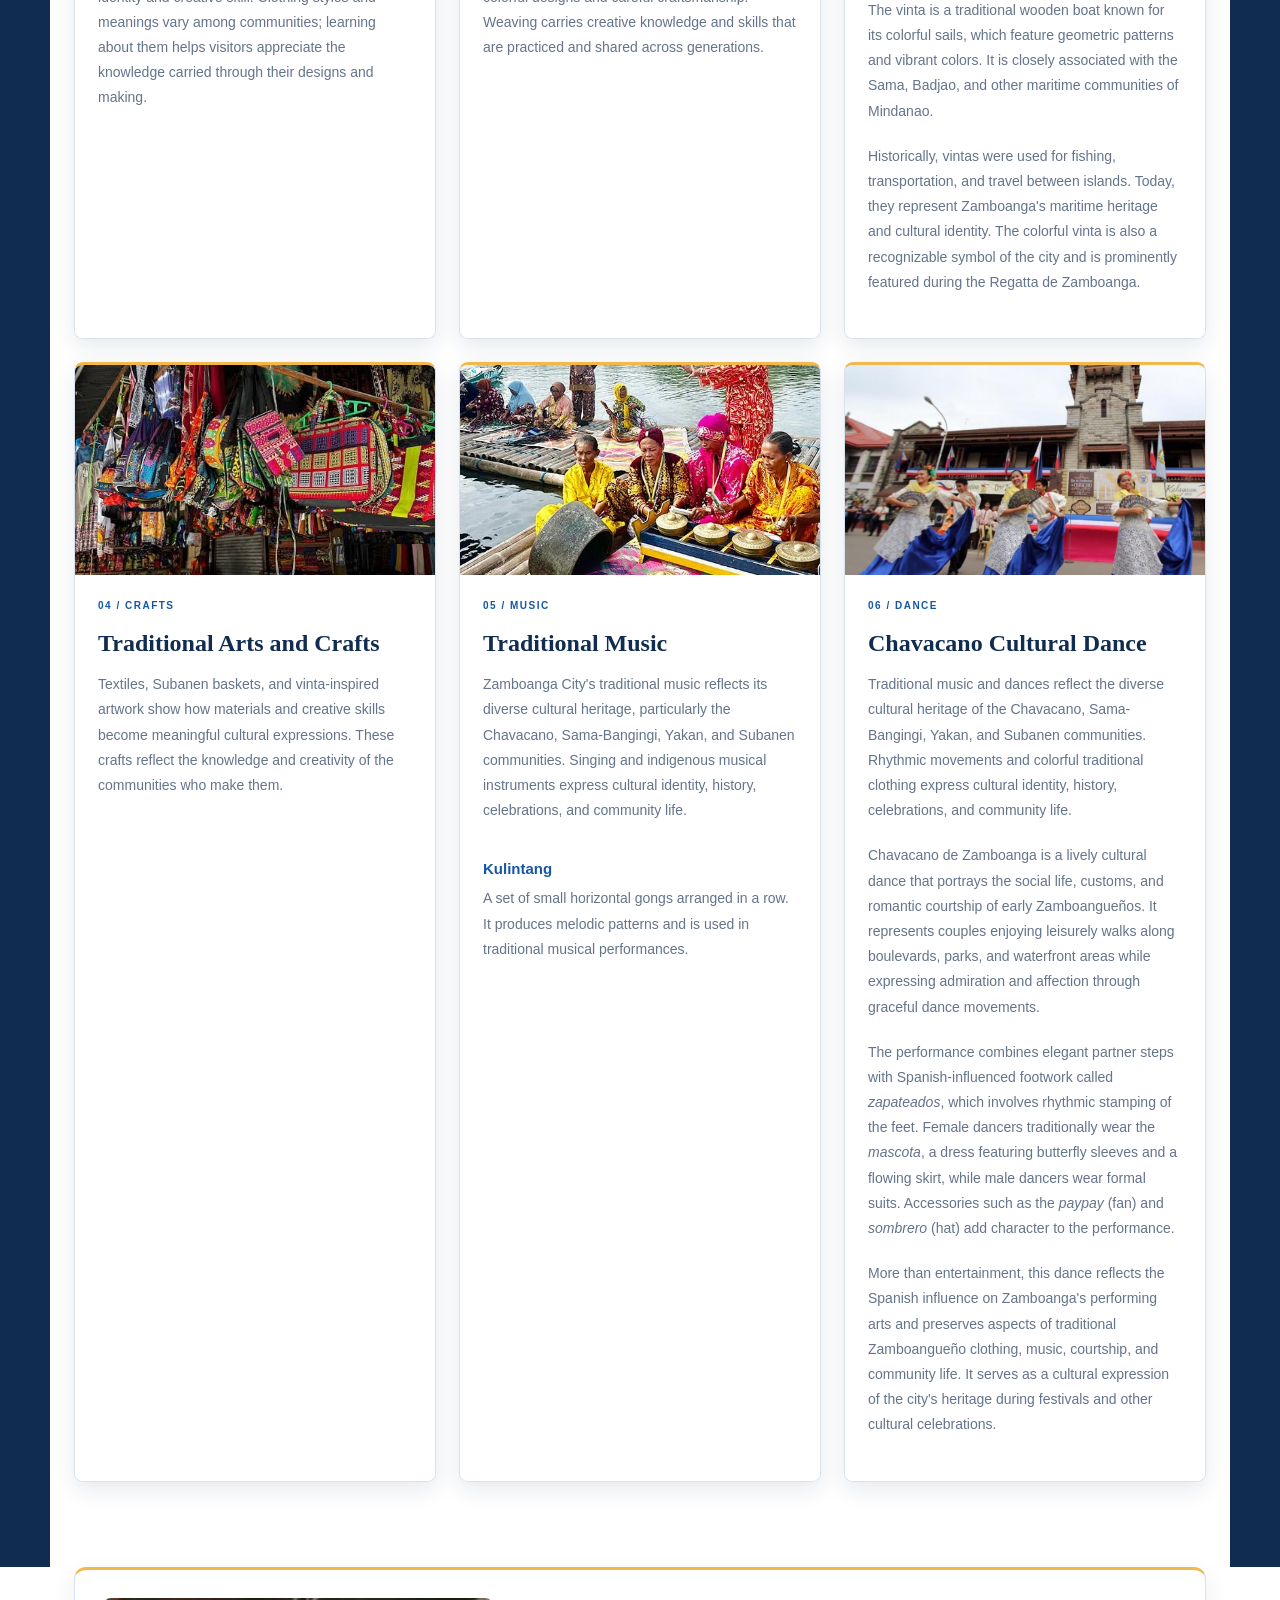
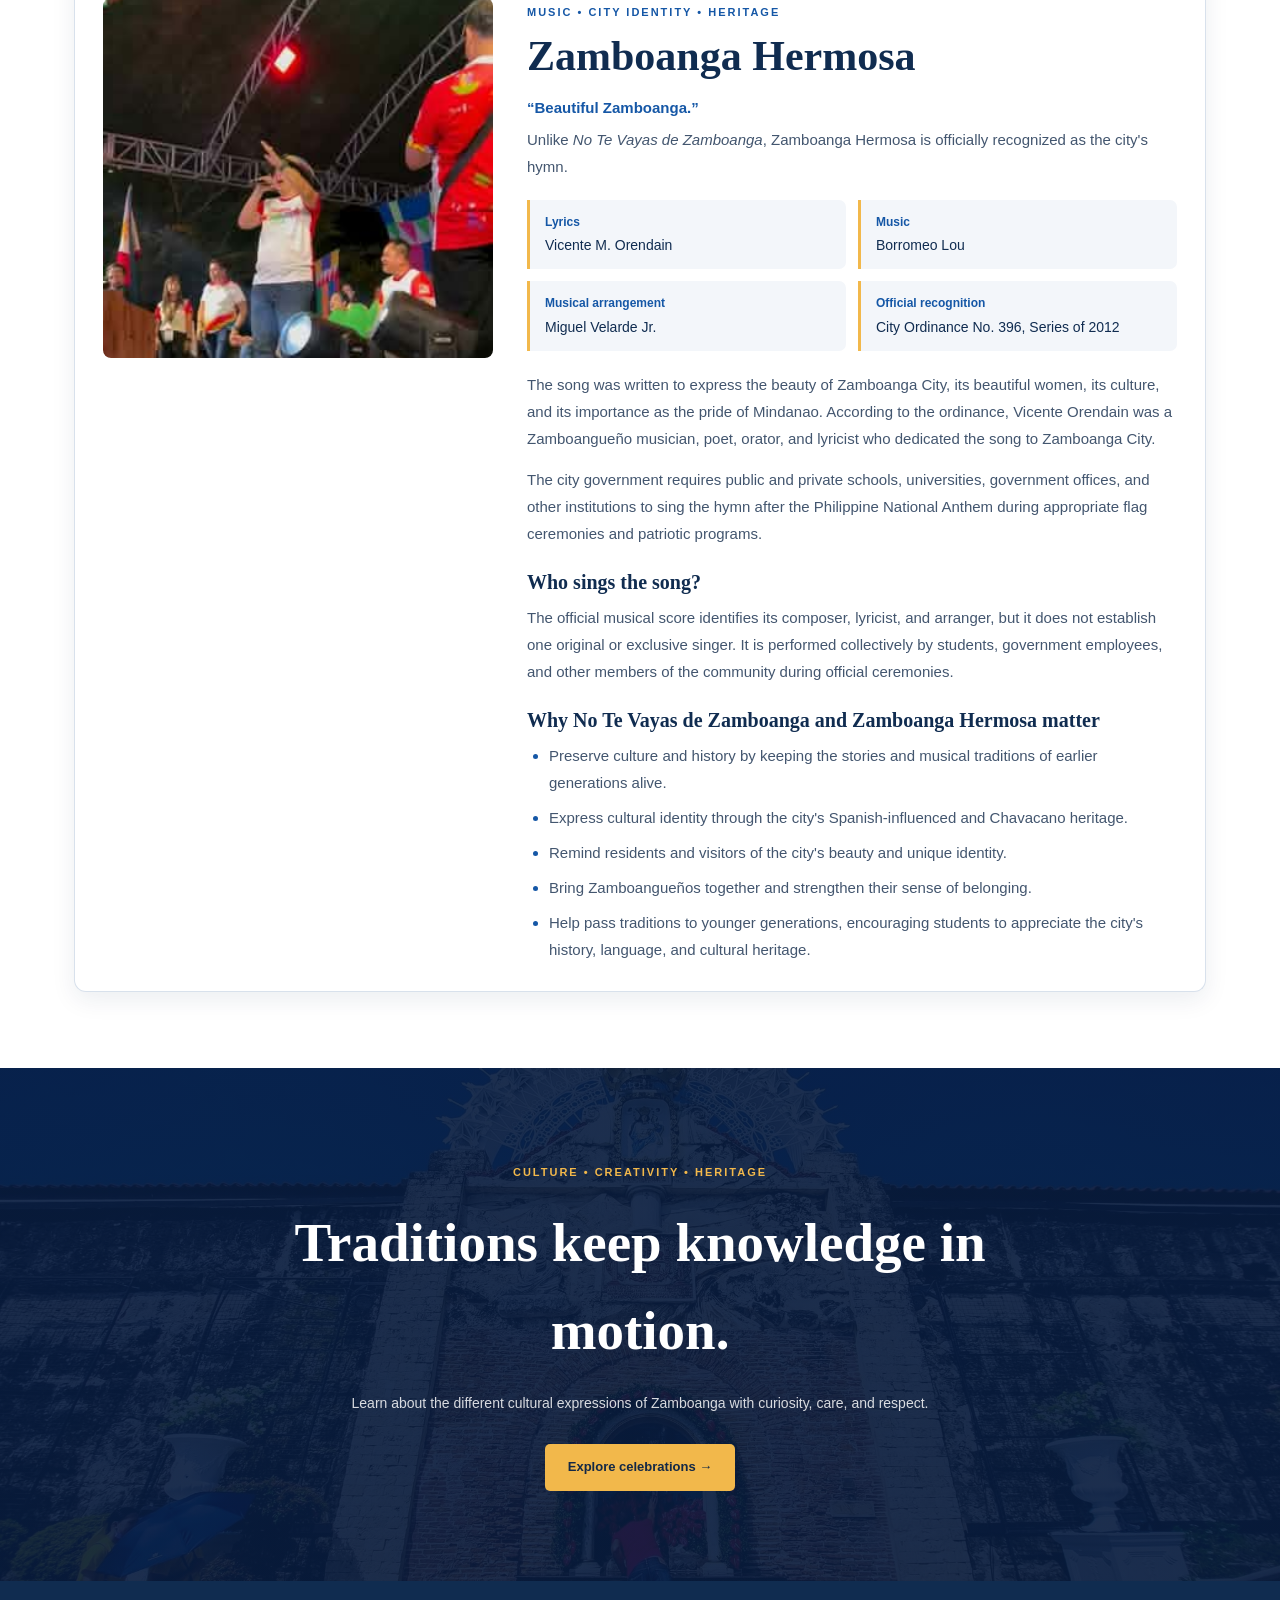
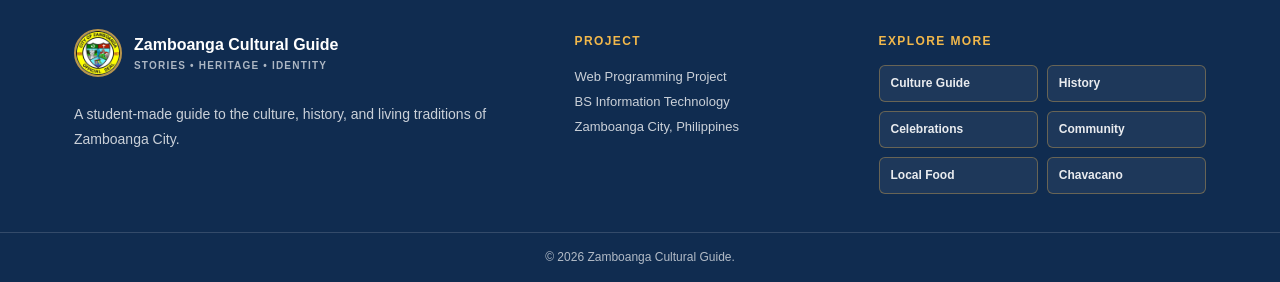
<file: tradition.html>
<!DOCTYPE html>
<html lang="en">
<head>
    <meta charset="UTF-8">
    <meta name="viewport" content="width=device-width, initial-scale=1.0">
    <meta name="description" content="Explore traditional clothing, Yakan weaving, vinta, arts, crafts, and cultural practices in Zamboanga City.">
    <title>Traditions of Zamboanga | Zamboanga Cultural Guide</title>
    <link rel="stylesheet" href="tradition.css">
    <link rel="stylesheet" href="footer.css">
    <link rel="stylesheet" href="interactions.css">
    <link rel="stylesheet" href="dark-mode.css">
    <script src="dark-mode.js" defer></script>
    <script src="interactions.js" defer></script>
</head>
<body>
    <header class="topbar" id="home">
        <div class="nav-container">
            <a href="index.html" class="brand">
                <img src="Image/zm%20city%20logo.jpg" alt="Zamboanga City logo">
                <span>
                    Zamboanga Cultural Guide
                    <small>Stories • Heritage • Identity</small>
                </span>
            </a>

            <nav class="nav-links" id="navLinks" aria-label="Main navigation">
                <a href="index.html">Home</a>
                <a href="History.html">History</a>
                <a href="tradition.html" class="active" aria-current="page">Traditions</a>
                <a href="celebrations.html">Celebrations</a>
                <a href="community.html">Community</a>
                <a href="local%20food.html">Food</a>
                <a href="language.html">Chavacano</a>
            </nav>

            <button class="menu-btn" id="menuBtn" type="button" aria-controls="navLinks" aria-expanded="false">
                <span aria-hidden="true">☰</span> Menu
            </button>
            <button class="theme-toggle" type="button" aria-label="Switch to dark mode" aria-pressed="false" title="Switch to dark mode">
                <svg class="theme-toggle__icon theme-toggle__icon--moon" viewBox="0 0 24 24" aria-hidden="true"><path d="M20.2 15.7A8.5 8.5 0 0 1 8.3 3.8 8.5 8.5 0 1 0 20.2 15.7Z"></path></svg>
                <svg class="theme-toggle__icon theme-toggle__icon--sun" viewBox="0 0 24 24" aria-hidden="true"><circle cx="12" cy="12" r="4"></circle><path d="M12 2v2m0 16v2M4.93 4.93l1.42 1.42m11.3 11.3 1.42 1.42M2 12h2m16 0h2M4.93 19.07l1.42-1.42m11.3-11.3 1.42-1.42"></path></svg>
                <span class="theme-toggle__label">Theme</span>
            </button>
        </div>
    </header>

    <main>
        <section class="hero">
            <div class="hero-overlay" aria-hidden="true"></div>
            <div class="hero-content">
                <span class="eyebrow">Arts • Craft • Cultural Heritage</span>
                <h1>Traditions Woven Through <em>Generations.</em></h1>
                <p>
                    Discover traditional clothing, Yakan weaving, vinta, and
                    other creative practices that express cultural knowledge
                    and identity in Zamboanga City.
                </p>
                <a href="#traditions" class="hero-btn">Explore traditions <span aria-hidden="true">↓</span></a>
            </div>
        </section>

        <section class="section introduction" aria-labelledby="traditions-intro-title">
            <div class="section-heading">
                <span class="kicker">Living heritage</span>
                <h2 id="traditions-intro-title">Cultural knowledge shared through practice.</h2>
            </div>
            <p class="intro-text">
                Traditions are expressed through clothing, weaving, arts, crafts,
                and other practices that communities continue and pass on. In
                Zamboanga, these expressions reflect creativity, shared knowledge,
                and the identities of the city's diverse communities. Each
                tradition has its own meaning and deserves to be understood and
                appreciated with respect.
            </p>
        </section>

        <section class="section" id="traditions" aria-labelledby="traditions-title">
            <div class="section-heading">
                <span class="kicker">Made by tradition</span>
                <h2 id="traditions-title">Craft, identity, and cultural expression.</h2>
                <p>
                    Explore some of the traditional practices and creative
                    expressions connected with Zamboanga's cultural heritage.
                </p>
            </div>

            <div class="tradition-grid">
                <article class="tradition-card" id="traditional-clothing">
                    <img src="Image/traditional%20clothing.jpg" alt="Performers wearing colorful traditional-inspired clothing" loading="lazy">
                    <div class="card-content">
                        <span class="card-number">01 / CLOTHING</span>
                        <h3>Traditional Clothing</h3>
                        <p>
                            Traditional garments are expressions of cultural
                            identity and creative skill. Clothing styles and
                            meanings vary among communities; learning about them
                            helps visitors appreciate the knowledge carried
                            through their designs and making.
                        </p>
                    </div>
                </article>

                <article class="tradition-card" id="yakan-weaving">
                    <img src="Image/Traditions.jpg" alt="Colorful woven fabrics and handcrafted textiles" loading="lazy">
                    <div class="card-content">
                        <span class="card-number">02 / TEXTILES</span>
                        <h3>Yakan Weaving</h3>
                        <p>
                            Yakan tennun textiles are recognized for their
                            colorful designs and careful craftsmanship. Weaving
                            carries creative knowledge and skills that are
                            practiced and shared across generations.
                        </p>
                    </div>
                </article>

                <article class="tradition-card" id="vinta">
                    <img src="Image/Celebrations.jpg" alt="Colorful vintas on the water" loading="lazy">
                    <div class="card-content">
                        <span class="card-number">03 / MARITIME HERITAGE</span>
                        <h3>Vinta and Its Cultural Significance</h3>
                        <p>
                            The vinta is a traditional wooden boat known for
                            its colorful sails, which feature geometric
                            patterns and vibrant colors. It is closely
                            associated with the Sama, Badjao, and other
                            maritime communities of Mindanao.
                        </p>
                        <p>
                            Historically, vintas were used for fishing,
                            transportation, and travel between islands. Today,
                            they represent Zamboanga's maritime heritage and
                            cultural identity. The colorful vinta is also a
                            recognizable symbol of the city and is prominently
                            featured during the Regatta de Zamboanga.
                        </p>
                    </div>
                </article>

                <article class="tradition-card" id="arts-and-crafts">
                    <img src="Image/arts%20and%20craft.jpg" alt="Traditional clothing, textiles, and handcrafted goods on display" loading="lazy">
                    <div class="card-content">
                        <span class="card-number">04 / CRAFTS</span>
                        <h3>Traditional Arts and Crafts</h3>
                        <p>
                            Textiles, Subanen baskets, and vinta-inspired
                            artwork show how materials and creative skills
                            become meaningful cultural expressions. These
                            crafts reflect the knowledge and creativity of
                            the communities who make them.
                        </p>
                    </div>
                </article>

                <article class="tradition-card" id="traditional-music">
                    <img src="Image/kulintang.jpg" alt="Kulintang gongs played during a traditional musical gathering" loading="lazy">
                    <div class="card-content">
                        <span class="card-number">05 / MUSIC</span>
                        <h3>Traditional Music</h3>
                        <p>
                            Zamboanga City's traditional music reflects its
                            diverse cultural heritage, particularly the
                            Chavacano, Sama-Bangingi, Yakan, and Subanen
                            communities. Singing and indigenous musical
                            instruments express cultural identity, history,
                            celebrations, and community life.
                        </p>
                        <h4>Kulintang</h4>
                        <p>
                            A set of small horizontal gongs arranged in a row.
                            It produces melodic patterns and is used in
                            traditional musical performances.
                        </p>
                    </div>
                </article>

                <article class="tradition-card" id="traditional-dance">
                    <img src="Image/Chavacano%20Cultural%20dance.jpg" alt="Chavacano cultural dance performance in Zamboanga City" loading="lazy">
                    <div class="card-content">
                        <span class="card-number">06 / DANCE</span>
                        <h3>Chavacano Cultural Dance</h3>
                        <p>
                            Traditional music and dances reflect the diverse
                            cultural heritage of the Chavacano, Sama-Bangingi,
                            Yakan, and Subanen communities. Rhythmic movements
                            and colorful traditional clothing express cultural
                            identity, history, celebrations, and community life.
                        </p>
                        <p>
                            Chavacano de Zamboanga is a lively cultural dance
                            that portrays the social life, customs, and
                            romantic courtship of early Zamboangueños. It
                            represents couples enjoying leisurely walks along
                            boulevards, parks, and waterfront areas while
                            expressing admiration and affection through
                            graceful dance movements.
                        </p>
                        <p>
                            The performance combines elegant partner steps
                            with Spanish-influenced footwork called
                            <em>zapateados</em>, which involves rhythmic
                            stamping of the feet. Female dancers traditionally
                            wear the <em>mascota</em>, a dress featuring
                            butterfly sleeves and a flowing skirt, while male
                            dancers wear formal suits. Accessories such as
                            the <em>paypay</em> (fan) and <em>sombrero</em>
                            (hat) add character to the performance.
                        </p>
                        <p>
                            More than entertainment, this dance reflects the
                            Spanish influence on Zamboanga's performing arts
                            and preserves aspects of traditional Zamboangueño
                            clothing, music, courtship, and community life. It
                            serves as a cultural expression of the city's
                            heritage during festivals and other cultural
                            celebrations.
                        </p>
                    </div>
                </article>
            </div>
        </section>

        <section class="music-feature" id="zamboanga-hermosa" aria-labelledby="zamboanga-hermosa-title">
            <div class="music-feature__inner">
                <img
                    class="music-feature__image"
                    src="Image/music.jpg"
                    alt="A local music performance on stage"
                    loading="lazy"
                >
                <div class="music-feature__content">
                    <span class="kicker">Music • City identity • Heritage</span>
                    <h2 id="zamboanga-hermosa-title">Zamboanga Hermosa</h2>
                    <p class="music-feature__meaning">“Beautiful Zamboanga.”</p>
                    <p>
                        Unlike <em>No Te Vayas de Zamboanga</em>, Zamboanga
                        Hermosa is officially recognized as the city's hymn.
                    </p>
                    <dl class="music-feature__credits">
                        <div>
                            <dt>Lyrics</dt>
                            <dd>Vicente M. Orendain</dd>
                        </div>
                        <div>
                            <dt>Music</dt>
                            <dd>Borromeo Lou</dd>
                        </div>
                        <div>
                            <dt>Musical arrangement</dt>
                            <dd>Miguel Velarde Jr.</dd>
                        </div>
                        <div>
                            <dt>Official recognition</dt>
                            <dd>City Ordinance No. 396, Series of 2012</dd>
                        </div>
                    </dl>
                    <p>
                        The song was written to express the beauty of
                        Zamboanga City, its beautiful women, its culture,
                        and its importance as the pride of Mindanao.
                        According to the ordinance, Vicente Orendain was a
                        Zamboangueño musician, poet, orator, and lyricist
                        who dedicated the song to Zamboanga City.
                    </p>
                    <p>
                        The city government requires public and private
                        schools, universities, government offices, and
                        other institutions to sing the hymn after the
                        Philippine National Anthem during appropriate
                        flag ceremonies and patriotic programs.
                    </p>
                    <h3>Who sings the song?</h3>
                    <p>
                        The official musical score identifies its
                        composer, lyricist, and arranger, but it does not
                        establish one original or exclusive singer. It is
                        performed collectively by students, government
                        employees, and other members of the community
                        during official ceremonies.
                    </p>
                    <h3>Why No Te Vayas de Zamboanga and Zamboanga Hermosa matter</h3>
                    <ul class="music-feature__reasons">
                        <li>Preserve culture and history by keeping the stories and musical traditions of earlier generations alive.</li>
                        <li>Express cultural identity through the city's Spanish-influenced and Chavacano heritage.</li>
                        <li>Remind residents and visitors of the city's beauty and unique identity.</li>
                        <li>Bring Zamboangueños together and strengthen their sense of belonging.</li>
                        <li>Help pass traditions to younger generations, encouraging students to appreciate the city's history, language, and cultural heritage.</li>
                    </ul>
                </div>
            </div>
        </section>

        <section class="closing-section">
            <div class="closing-content">
                <span class="kicker">Culture • Creativity • Heritage</span>
                <h2>Traditions keep knowledge in motion.</h2>
                <p>
                    Learn about the different cultural expressions of
                    Zamboanga with curiosity, care, and respect.
                </p>
                <a href="celebrations.html" class="hero-btn">Explore celebrations <span aria-hidden="true">→</span></a>
            </div>
        </section>
    </main>

    <footer class="site-footer">
        <div class="site-footer__inner">
            <section class="site-footer__about" aria-label="About this guide">
                <a class="site-footer__brand" href="index.html#home">
                    <img src="Image/zm%20city%20logo.jpg" alt="Zamboanga City logo">
                    <span>Zamboanga Cultural Guide<small>Stories • Heritage • Identity</small></span>
                </a>
                <p class="site-footer__description">A student-made guide to the culture, history, and living traditions of Zamboanga City.</p>
            </section>
            <section aria-label="Project information">
                <h2 class="site-footer__heading">Project</h2>
                <p class="site-footer__details">Web Programming Project<br>BS Information Technology<br>Zamboanga City, Philippines</p>
            </section>
            <nav aria-label="Explore more" class="site-footer__navigation">
                <h2 class="site-footer__heading">Explore more</h2>
                <div class="site-footer__links">
                    <a href="index.html#explore">Culture Guide</a>
                    <a href="History.html">History</a>
                    <a href="celebrations.html">Celebrations</a>
                    <a href="community.html">Community</a>
                    <a href="local%20food.html">Local Food</a>
                    <a href="language.html">Chavacano</a>
                </div>
            </nav>
        </div>
        <div class="site-footer__bottom">&copy; 2026 Zamboanga Cultural Guide.</div>
    </footer>
</body>
</html>
</file>
<file: style.css>
/* ==============================
   GENERAL STYLES
============================== */

:root {
    --primary: #1557A6;
    --primary-dark: #102C50;
    --secondary: #F2B84B;
    --background: #F3F6FA;
    --surface: #FFFFFF;
    --text: #172B46;
    --muted: #64748B;
    --border: #D8E1EC;
    --shadow: 0 12px 35px rgba(17, 42, 76, 0.10);
}

* {
    box-sizing: border-box;
    margin: 0;
    padding: 0;
}

html {
    scroll-behavior: smooth;
    scroll-padding-top: 90px;
}

body {
    font-family: Arial, Helvetica, sans-serif;
    background: var(--background);
    color: var(--text);
    line-height: 1.6;
}

a {
    color: inherit;
    text-decoration: none;
}

img {
    max-width: 100%;
    display: block;
}

button,
input {
    font: inherit;
}

h1,
h2,
h3 {
    font-family: Georgia, "Times New Roman", serif;
    font-weight: 600;
    line-height: 1.15;
}

section {
    scroll-margin-top: 85px;
}


/* ==============================
   NAVIGATION
============================== */

.topbar {
    position: sticky;
    top: 0;
    z-index: 10;
    width: 100%;
    background: rgba(255, 255, 255, 0.96);
    border-bottom: 1px solid var(--border);
    backdrop-filter: blur(12px);
}

.nav-wrap {
    width: min(1180px, 100%);
    min-height: 78px;
    margin: 0 auto;
    padding: 14px 24px;
    display: flex;
    align-items: center;
    justify-content: space-between;
    gap: 22px;
}

.brand {
    display: flex;
    align-items: center;
    gap: 11px;
    flex-shrink: 0;
    font-size: 15px;
    font-weight: 800;
    line-height: 1.3;
}

.brand-logo {
    width: 44px;
    height: 44px;
    flex: 0 0 44px;
    border-radius: 50%;
    object-fit: cover;
}

.brand small {
    display: block;
    margin-top: 4px;
    color: var(--muted);
    font-size: 9px;
    font-weight: 700;
    letter-spacing: 1.4px;
    text-transform: uppercase;
}

.site-menu {
    position: relative;
    z-index: 20;
    margin-left: auto;
}

.site-menu summary {
    display: inline-flex;
    min-height: 44px;
    align-items: center;
    justify-content: center;
    gap: 9px;
    padding: 10px 15px;
    border: 1px solid var(--border);
    border-radius: 7px;
    background: #FFFFFF;
    color: var(--primary-dark);
    font-size: 13px;
    font-weight: 800;
    list-style: none;
    cursor: pointer;
    transition: background 0.2s ease, border-color 0.2s ease;
}

.site-menu summary::-webkit-details-marker {
    display: none;
}

.site-menu summary::after {
    width: 7px;
    height: 7px;
    border-right: 2px solid currentColor;
    border-bottom: 2px solid currentColor;
    content: "";
    transform: translateY(-2px) rotate(45deg);
    transition: transform 0.2s ease;
}

.site-menu[open] summary::after {
    transform: translateY(2px) rotate(225deg);
}

.site-menu summary:hover,
.site-menu[open] summary {
    border-color: var(--secondary);
    background: #fffaf0;
}

.site-menu__panel {
    position: absolute;
    top: calc(100% + 10px);
    right: 0;
    display: grid;
    width: min(270px, calc(100vw - 32px));
    padding: 8px;
    border: 1px solid var(--border);
    border-radius: 10px;
    background: #FFFFFF;
    box-shadow: 0 16px 38px rgba(16, 44, 80, 0.2);
}

.site-menu__panel a {
    display: block;
    padding: 11px 12px;
    border-radius: 6px;
    color: var(--primary-dark);
    font-size: 13px;
    font-weight: 700;
    line-height: 1.4;
    transition: background 0.15s ease, color 0.15s ease;
}

.site-menu__panel a:hover,
.site-menu__panel a:focus-visible {
    background: #e8eef6;
    color: var(--primary);
}

.nav-cta,
.primary-btn {
    display: inline-flex;
    align-items: center;
    justify-content: center;
    gap: 8px;
    padding: 12px 19px;
    border: none;
    border-radius: 6px;
    background: var(--primary);
    color: #FFFFFF;
    font-size: 13px;
    font-weight: 700;
    text-align: center;
    transition: background 0.2s ease, transform 0.2s ease;
}

.nav-cta:hover,
.primary-btn:hover {
    background: #104782;
    transform: translateY(-2px);
}


/* ==============================
   HERO SECTION
============================== */

.hero {
    position: relative;
    min-height: 570px;
    display: flex;
    align-items: center;
    overflow: hidden;
    background-color: #102C50;
    background-image: url("Image/FORT%20PILLAR.jpg");
    background-position: center;
    background-size: cover;
}

.hero-overlay {
    position: absolute;
    inset: 0;
    background: linear-gradient(
        90deg,
        rgba(8, 28, 62, 0.92) 0%,
        rgba(12, 50, 98, 0.78) 55%,
        rgba(12, 50, 98, 0.40) 100%
    );
}

.hero-inner {
    position: relative;
    z-index: 1;
    width: min(1180px, 100%);
    margin: 0 auto;
    padding: 100px 24px;
}

.hero-inner .culture-tools {
    width: min(960px, 100%);
    margin: 0 auto 34px;
    justify-items: center;
}

.hero-inner .culture-search {
    width: min(100%, 760px);
}

.hero-inner .culture-search input {
    width: 100%;
    margin: 0 auto;
    border-color: rgba(255, 255, 255, 0.72);
    box-shadow: 0 6px 24px rgba(8, 24, 48, 0.2);
}

.hero-inner .culture-filters {
    justify-content: center;
}

.hero-content {
    max-width: 720px;
}

.eyebrow {
    display: flex;
    align-items: center;
    gap: 10px;
    margin-bottom: 20px;
    color: var(--secondary);
    font-size: 11px;
    font-weight: 800;
    letter-spacing: 2px;
    text-transform: uppercase;
}

.eyebrow::before {
    content: "";
    width: 27px;
    height: 2px;
    background: currentColor;
}

.hero h1 {
    margin-bottom: 24px;
    color: #FFFFFF;
    font-size: clamp(42px, 6vw, 72px);
    letter-spacing: -2px;
}

.hero h1 em {
    display: block;
    color: var(--secondary);
    font-weight: 500;
}

.hero-copy {
    max-width: 590px;
    color: rgba(255, 255, 255, 0.88);
    font-size: 16px;
    line-height: 1.9;
}

.hero-actions {
    display: flex;
    flex-wrap: wrap;
    gap: 13px;
    margin-top: 30px;
}

.hero .primary-btn {
    padding: 14px 22px;
    background: #2478D4;
}

.hero .primary-btn:hover {
    background: #1763B5;
}

.secondary-btn {
    display: inline-flex;
    align-items: center;
    justify-content: center;
    padding: 13px 21px;
    border: 1px solid rgba(255, 255, 255, 0.55);
    border-radius: 6px;
    color: #FFFFFF;
    background: rgba(255, 255, 255, 0.08);
    font-size: 13px;
    font-weight: 700;
    transition: background 0.2s ease;
}

.secondary-btn:hover {
    background: rgba(255, 255, 255, 0.18);
}


/* ==============================
   HIGHLIGHT STATISTICS
============================== */

.stats {
    position: relative;
    z-index: 2;
    width: min(1120px, 100%);
    margin: -1px auto 0;
    padding: 0 24px;
}

.stat-bar {
    display: grid;
    grid-template-columns: repeat(3, minmax(0, 1fr));
    padding: 24px 10px;
    border: 1px solid var(--border);
    border-radius: 8px;
    background: var(--surface);
    box-shadow: var(--shadow);
}

.stat {
    padding: 5px 15px;
    text-align: center;
    border-right: 1px solid var(--border);
}

.stat:last-child {
    border-right: none;
}

.stat strong {
    display: block;
    margin-bottom: 5px;
    color: var(--primary);
    font-family: Georgia, "Times New Roman", serif;
    font-size: 23px;
}

.stat span {
    color: var(--muted);
    font-size: 12px;
}


/* ==============================
   GENERAL SECTION STYLES
============================== */

.section {
    width: min(1180px, 100%);
    margin: 0 auto;
    padding: 85px 24px;
}

.section-heading {
    display: flex;
    flex-direction: column;
    align-items: center;
    gap: 5px;
    margin-bottom: 34px;
    text-align: center;
}

.kicker {
    margin-bottom: 12px;
    color: var(--primary);
    font-size: 11px;
    font-weight: 800;
    letter-spacing: 2px;
    text-transform: uppercase;
}

.section-heading h2,
.feature-copy h2 {
    color: var(--text);
    font-size: clamp(32px, 4vw, 46px);
    letter-spacing: -1px;
}

.section-heading > p {
    max-width: 430px;
    color: var(--muted);
    font-size: 14px;
    line-height: 1.8;
}

#explore .section-heading {
    align-items: stretch;
    gap: 16px;
    text-align: left;
}

#explore .section-heading > div {
    width: 100%;
    max-width: 100%;
    align-self: stretch;
    text-align: center;
}

#explore .section-heading h2 {
    max-width: 900px;
    margin-right: auto;
    margin-left: auto;
    margin-bottom: 0;
    line-height: 1.2;
    text-align: center;
}

#explore .section-heading > #explore-description {
    width: 100%;
    max-width: 100%;
    margin: 0;
    font-size: 15px;
    line-height: 1.8;
    text-align: left;
}


/* ==============================
   CULTURE CARDS
============================== */

.card-grid {
    display: grid;
    grid-template-columns: repeat(3, minmax(0, 1fr));
    gap: 22px;
}

.culture-card {
    min-width: 0;
    display: flex;
    flex-direction: column;
    overflow: hidden;
    border: 1px solid rgba(21, 87, 166, 0.18);
    border-radius: 12px;
    background: var(--primary-dark);
    box-shadow: 0 5px 20px rgba(17, 42, 76, 0.05);
    transition: transform 0.25s ease, box-shadow 0.25s ease, border-color 0.25s ease;
}

.culture-card:hover {
    transform: translateY(-5px);
    border-color: var(--secondary);
    box-shadow: var(--shadow);
}

.card-visual {
    position: relative;
    height: 205px;
    display: flex;
    align-items: flex-end;
    padding: 17px;
    overflow: hidden;
    background-color: #315E75;
    background-position: center;
    background-size: cover;
}

.card-image {
    position: absolute;
    inset: 0;
    width: 100%;
    height: 100%;
    object-fit: cover;
    transition: transform 0.35s ease;
}

.culture-card:hover .card-image {
    transform: scale(1.04);
}

.visual-language .card-image {
    padding: 14px;
    background: #FFFFFF;
    object-fit: contain;
}

.card-visual::before {
    position: absolute;
    inset: 0;
    z-index: 1;
    content: "";
    background: linear-gradient(
        180deg,
        rgba(8, 24, 48, 0.02) 20%,
        rgba(8, 24, 48, 0.78) 100%
    );
}

.number {
    position: relative;
    z-index: 2;
    color: #FFFFFF;
    font-size: 11px;
    font-weight: 800;
    letter-spacing: 1.5px;
}

.card-body {
    flex: 1;
    display: flex;
    flex-direction: column;
    padding: 22px;
    background: linear-gradient(145deg, #163d6d, var(--primary-dark));
}

.card-meta {
    margin-bottom: 9px;
    color: var(--secondary);
    font-size: 10px;
    font-weight: 800;
    letter-spacing: 1.2px;
    text-transform: uppercase;
}

.card-body h3 {
    margin-bottom: 12px;
    color: #FFFFFF;
    font-size: 24px;
    letter-spacing: -0.5px;
}

.card-body > p:not(.card-meta) {
    flex: 1;
    margin-bottom: 22px;
    color: rgba(255, 255, 255, 0.82);
    font-size: 13px;
    line-height: 1.8;
}

.text-link {
    display: inline-flex;
    align-items: center;
    justify-content: center;
    align-self: flex-start;
    gap: 8px;
    min-height: 40px;
    padding: 10px 15px;
    border: 1px solid var(--secondary);
    border-radius: 999px;
    background: var(--secondary);
    color: var(--primary-dark);
    font-size: 12px;
    font-weight: 800;
    line-height: 1.3;
    transition: background 0.2s ease, color 0.2s ease, transform 0.2s ease;
}

.text-link:hover,
.text-link:focus-visible {
    transform: translateY(-2px);
    background: #FFFFFF;
    border-color: #FFFFFF;
    color: var(--primary-dark);
}

.text-link:focus-visible {
    outline: 3px solid rgba(242, 184, 75, 0.55);
    outline-offset: 3px;
}


/* ==============================
   FORT PILAR FEATURE SECTION
============================== */

.feature-band {
    background: #E8EEF6;
}

.feature-inner {
    width: min(1180px, 100%);
    margin: 0 auto;
    padding: 78px 24px;
    display: grid;
    grid-template-columns: minmax(0, 0.95fr) minmax(0, 1.05fr);
    align-items: center;
    gap: 58px;
}

.feature-art {
    position: relative;
    min-height: 390px;
    overflow: hidden;
    display: flex;
    align-items: flex-end;
    padding: 35px;
    border-radius: 10px;
    background-color: #1557A6;
    background-image:
        linear-gradient(
            0deg,
            rgba(8, 28, 62, 0.80),
            rgba(8, 28, 62, 0.05)
        ),
        url("Image/FORT%20PILLAR.jpg");
    background-position: center;
    background-size: cover;
    background-repeat: no-repeat;
}

.feature-art::before {
    position: absolute;
    inset: 18px;
    z-index: 1;
    border: 1px solid rgba(255, 255, 255, 0.65);
    border-radius: 6px;
    content: "";
    pointer-events: none;
}

.feature-label {
    position: relative;
    z-index: 2;
    color: #FFFFFF;
    font-size: 11px;
    font-weight: 800;
    letter-spacing: 1.5px;
    text-transform: uppercase;
}

.feature-video {
    position: absolute;
    inset: 0;
    width: 100%;
    height: 100%;
    border: 0;
}

.feature-copy h2 {
    margin-bottom: 20px;
    line-height: 1.15;
}

.welcome-video {
    position: relative;
    min-height: clamp(500px, 72vh, 650px);
    display: grid;
    place-items: center;
    padding: 72px 24px;
    overflow: hidden;
    isolation: isolate;
    background: var(--primary-dark);
    color: #FFFFFF;
    text-align: center;
}

.welcome-video__fallback,
.welcome-video__media,
.welcome-video__shade {
    position: absolute;
    inset: 0;
}

.welcome-video__fallback {
    z-index: -3;
    background: url("Image/Celebrations.jpg") center 48% / cover no-repeat;
}

.welcome-video__media {
    z-index: -2;
    overflow: hidden;
    pointer-events: none;
}

.welcome-video__video {
    width: 100%;
    height: 100%;
    object-fit: cover;
    object-position: center;
}

.welcome-video__shade {
    z-index: -1;
    background:
        linear-gradient(90deg, rgba(8, 28, 62, 0.82), rgba(8, 28, 62, 0.56)),
        linear-gradient(0deg, rgba(8, 28, 62, 0.4), transparent 55%);
    pointer-events: none;
}

.welcome-video__content {
    width: min(1000px, 100%);
}

.welcome-video__label,
.welcome-video__content h2,
.welcome-video__description {
    opacity: 0;
    animation: welcome-fade-in 0.8s ease-out forwards;
}

.welcome-video__label {
    margin-bottom: 17px;
    color: var(--secondary);
    font-size: 12px;
    font-weight: 800;
    letter-spacing: 3px;
    animation-delay: 0.1s;
}

.welcome-video__content h2 {
    max-width: 760px;
    margin: 0 auto 22px;
    color: #FFFFFF;
    font-size: clamp(38px, 6vw, 68px);
    letter-spacing: -1.5px;
    line-height: 1.12;
    animation-delay: 0.25s;
}

.welcome-video__content h2 span {
    color: var(--secondary);
}

.welcome-video__description {
    width: min(100%, 900px);
    max-width: 900px;
    margin: 0;
    color: rgba(255, 255, 255, 0.92);
    font-size: 15px;
    line-height: 1.8;
    text-align: left;
    animation-delay: 0.4s;
}

.welcome-video__button {
    display: inline-flex;
    align-items: center;
    gap: 10px;
    margin-top: 30px;
    padding: 13px 22px;
    border: 1px solid var(--secondary);
    border-radius: 6px;
    background: var(--secondary);
    color: var(--primary-dark);
    font-size: 13px;
    font-weight: 800;
    transition: background 0.2s ease, transform 0.2s ease;
}

.welcome-video__button:hover,
.welcome-video__button:focus-visible {
    transform: translateY(-2px);
    background: #FFD274;
}

@keyframes welcome-fade-in {
    from {
        opacity: 0;
        transform: translateY(14px);
    }

    to {
        opacity: 1;
        transform: translateY(0);
    }
}

.feature-copy > p:not(.kicker) {
    color: var(--muted);
    font-size: 14px;
    line-height: 1.9;
}

.feature-points {
    display: grid;
    gap: 17px;
    margin: 27px 0;
}

.feature-point {
    display: flex;
    align-items: flex-start;
    gap: 12px;
}

.feature-point p {
    color: var(--muted);
    font-size: 13px;
    line-height: 1.8;
}

.feature-point strong {
    color: var(--text);
}

.check {
    flex: 0 0 26px;
    width: 26px;
    height: 26px;
    display: grid;
    place-items: center;
    border-radius: 50%;
    background: var(--secondary);
    color: var(--primary-dark);
    font-size: 14px;
    font-weight: 900;
}


/* ==============================
   ABOUT / QUOTE SECTION
============================== */

.quote-section {
    width: min(820px, 100%);
    margin: 0 auto;
    padding: 88px 24px;
    text-align: center;
}

.quote-mark {
    color: var(--secondary);
    font-family: Georgia, "Times New Roman", serif;
    font-size: 70px;
    line-height: 1;
}

.quote-section blockquote {
    margin: 18px 0 24px;
    color: var(--text);
    font-family: Georgia, "Times New Roman", serif;
    font-size: clamp(25px, 3.5vw, 37px);
    line-height: 1.4;
    letter-spacing: -0.5px;
}

.quote-section > p {
    color: var(--muted);
    font-size: 10px;
    font-weight: 800;
    letter-spacing: 1.7px;
}


/* ==============================
   FOOTER
============================== */

.footer {
    background: var(--primary-dark);
    color: #FFFFFF;
}

.footer-inner {
    width: min(1180px, 100%);
    margin: 0 auto;
    padding: 45px 24px;
    display: flex;
    align-items: flex-start;
    justify-content: space-between;
    gap: 40px;
}

.footer-brand {
    color: #FFFFFF;
}

.footer-brand small {
    color: rgba(255, 255, 255, 0.65);
}

.footer-about > p {
    max-width: 470px;
    margin-top: 18px;
    color: rgba(255, 255, 255, 0.72);
    font-size: 12px;
    line-height: 1.9;
}

.footer-note {
    padding-top: 6px;
    color: rgba(255, 255, 255, 0.72);
    font-size: 12px;
    line-height: 2;
    text-align: right;
}

.footer-links {
    display: flex;
    flex-wrap: wrap;
    justify-content: flex-end;
    gap: 8px 14px;
    margin-top: 12px;
}

.footer-links a {
    color: rgba(255, 255, 255, 0.82);
    font-size: 11px;
}

.footer-links a:hover,
.footer-links a:focus-visible {
    color: var(--secondary);
    text-decoration: underline;
}

.copyright {
    padding: 18px 24px;
    border-top: 1px solid rgba(255, 255, 255, 0.15);
    text-align: center;
}

.copyright p {
    color: rgba(255, 255, 255, 0.65);
    font-size: 11px;
}

.culture-tools {
    display: grid;
    gap: 14px;
    margin: 0 0 24px;
}

.culture-search input {
    display: block;
    width: min(100%, 520px);
    min-height: 46px;
    margin: 0 auto;
    padding: 11px 16px;
    border: 1px solid rgba(21, 87, 166, 0.25);
    border-radius: 999px;
    background: #FFFFFF;
    color: var(--text);
    font: inherit;
    box-shadow: 0 4px 16px rgba(17, 42, 76, 0.06);
}

.culture-search input:focus-visible {
    outline: 3px solid rgba(242, 184, 75, 0.7);
    outline-offset: 2px;
}

.visually-hidden {
    position: absolute;
    width: 1px;
    height: 1px;
    padding: 0;
    margin: -1px;
    overflow: hidden;
    clip: rect(0, 0, 0, 0);
    white-space: nowrap;
    border: 0;
}

.culture-filters {
    display: flex;
    flex-wrap: wrap;
    justify-content: center;
    gap: 8px;
}

.culture-filter {
    min-height: 40px;
    padding: 8px 13px;
    border: 1px solid rgba(21, 87, 166, 0.24);
    border-radius: 999px;
    background: #FFFFFF;
    color: var(--primary-dark);
    font-family: inherit;
    font-size: 12px;
    font-weight: 700;
    line-height: 1.3;
    cursor: pointer;
    transition: color 0.2s ease, background 0.2s ease, border-color 0.2s ease;
}

.culture-filter:hover,
.culture-filter.is-active {
    border-color: var(--primary);
    background: var(--primary);
    color: #FFFFFF;
}

.culture-results {
    min-height: 20px;
    margin: 0;
    color: var(--muted);
    font-size: 12px;
    text-align: center;
}

.culture-empty {
    padding: 28px 16px;
    border: 1px dashed rgba(21, 87, 166, 0.3);
    border-radius: 12px;
    color: var(--muted);
    text-align: center;
}

.culture-card[hidden],
.culture-empty[hidden] {
    display: none;
}

.card-actions {
    display: flex;
    flex-wrap: wrap;
    align-items: center;
    gap: 8px 14px;
    margin-top: auto;
}

.text-link {
    font-family: inherit;
    cursor: pointer;
}

.card-page-link {
    color: rgba(255, 255, 255, 0.86);
    font-size: 12px;
    font-weight: 700;
    text-decoration: underline;
    text-underline-offset: 3px;
}

.card-page-link:hover,
.card-page-link:focus-visible {
    color: var(--secondary);
}

.culture-modal {
    width: min(720px, calc(100% - 32px));
    max-width: none;
    max-height: min(82vh, 760px);
    padding: 0;
    overflow: auto;
    border: 1px solid rgba(21, 87, 166, 0.16);
    border-radius: 18px;
    background: #FFFFFF;
    color: var(--text);
    box-shadow: 0 24px 80px rgba(8, 28, 62, 0.3);
}

.culture-modal::backdrop {
    background: rgba(8, 24, 48, 0.72);
    backdrop-filter: blur(3px);
}

.culture-modal__header {
    position: sticky;
    top: 0;
    z-index: 1;
    display: flex;
    align-items: flex-start;
    justify-content: space-between;
    gap: 18px;
    padding: 24px 28px 18px;
    border-bottom: 1px solid rgba(21, 87, 166, 0.12);
    background: #FFFFFF;
}

.culture-modal__header .kicker {
    margin-bottom: 6px;
}

.culture-modal__header h2 {
    margin: 0;
    color: var(--primary-dark);
    font-size: clamp(22px, 4vw, 30px);
    line-height: 1.2;
}

.culture-modal__close {
    flex: 0 0 auto;
    display: grid;
    width: 38px;
    height: 38px;
    place-items: center;
    border: 1px solid rgba(21, 87, 166, 0.2);
    border-radius: 50%;
    background: #F3F6FA;
    color: var(--primary-dark);
    font: 400 26px/1 Arial, sans-serif;
    cursor: pointer;
}

.culture-modal__content {
    padding: 22px 28px 12px;
    color: #36465A;
    font-size: 15px;
    line-height: 1.75;
}

.culture-modal__content p {
    margin: 0 0 16px;
}

.culture-modal__content h3 {
    margin: 22px 0 8px;
    color: var(--primary-dark);
    font-size: 18px;
}

.culture-modal__content ul {
    display: grid;
    gap: 9px;
    padding-left: 22px;
    margin: 0 0 18px;
}

.culture-modal__content li::marker {
    color: var(--primary);
}

.culture-modal__footer {
    display: flex;
    flex-wrap: wrap;
    gap: 10px;
    padding: 18px 28px 26px;
}

.culture-modal__footer .secondary-btn {
    border-color: rgba(21, 87, 166, 0.25);
    background: #FFFFFF;
    color: var(--primary-dark);
}

.culture-modal__footer .secondary-btn:hover {
    background: #E8EEF6;
}


/* ==============================
   TABLET RESPONSIVENESS
============================== */

@media (max-width: 900px) {
    .nav-wrap {
        gap: 15px;
    }

    .hero {
        min-height: 530px;
    }

    .hero-inner {
        padding-top: 80px;
        padding-bottom: 80px;
    }

    .card-grid {
        grid-template-columns: repeat(2, minmax(0, 1fr));
    }

    .feature-inner {
        grid-template-columns: 1fr;
        gap: 35px;
    }

    .feature-art {
        min-height: 350px;
    }
}

/* ==============================
   MOBILE RESPONSIVENESS
============================== */

@media (max-width: 600px) {
    html {
        scroll-padding-top: 150px;
    }

    .nav-wrap {
        justify-content: space-between;
        padding: 12px 16px;
    }

    .brand {
        min-width: 0;
        flex: 1 1 auto;
        gap: 8px;
        font-size: clamp(10px, 3.2vw, 13px);
    }

    .brand-logo {
        width: 36px;
        height: 36px;
        flex-basis: 36px;
    }

    .brand span {
        min-width: 0;
    }

    .site-menu summary {
        min-height: 40px;
        padding: 9px 10px;
        font-size: 12px;
    }

    .hero {
        min-height: 520px;
        background-position: center;
    }

    .hero-overlay {
        background: linear-gradient(
            90deg,
            rgba(8, 28, 62, 0.92),
            rgba(12, 50, 98, 0.72)
        );
    }

    .hero-inner {
        padding: 42px 20px 58px;
    }

    .hero-inner .culture-tools {
        width: 100%;
        margin-bottom: 28px;
    }

    .hero-inner .culture-search {
        width: 100%;
    }

    .hero-inner .culture-filters {
        max-width: 340px;
        gap: 7px;
        justify-content: center;
    }

    .hero-inner .culture-filter {
        padding: 7px 10px;
        font-size: 11px;
    }

    .hero h1 {
        font-size: clamp(40px, 11vw, 52px);
        letter-spacing: -1.5px;
    }

    .hero-copy {
        font-size: 15px;
    }

    .hero-actions {
        gap: 10px;
    }

    .primary-btn,
    .secondary-btn {
        padding: 12px 15px;
        font-size: 12px;
    }

    .stats {
        padding: 0 14px;
    }

    .stat-bar {
        grid-template-columns: 1fr;
        padding: 10px 18px;
    }

    .stat {
        padding: 14px 5px;
        border-right: none;
        border-bottom: 1px solid var(--border);
    }

    .stat:last-child {
        border-bottom: none;
    }

    .stat strong {
        font-size: 21px;
    }

    .section {
        padding: 60px 18px;
    }

    .section-heading {
        align-items: flex-start;
        flex-direction: column;
        gap: 15px;
    }

    .section-heading h2,
    .feature-copy h2 {
        font-size: clamp(28px, 9vw, 34px);
    }

    .card-grid {
        grid-template-columns: 1fr;
        gap: 20px;
    }

    .culture-modal__header,
    .culture-modal__content {
        padding-right: 20px;
        padding-left: 20px;
    }

    .culture-modal__footer {
        padding-right: 20px;
        padding-left: 20px;
    }

    .card-visual {
        height: 205px;
    }

    .card-body > p:not(.card-meta) {
        min-height: 0;
    }

    .feature-inner {
        padding: 58px 18px;
        gap: 30px;
    }

    .feature-art {
        min-height: 280px;
        padding: 25px;
    }

    .feature-art::before {
        inset: 12px;
    }

    .feature-copy h2 {
        font-size: 32px;
    }

    .welcome-video {
        min-height: 560px;
        padding: 60px 20px;
    }

    .welcome-video__content h2 {
        font-size: clamp(36px, 10vw, 48px);
    }

    .welcome-video__description {
        width: 100%;
        max-width: 100%;
        font-size: 14px;
        line-height: 1.75;
    }

    .quote-section {
        padding: 60px 20px;
    }

    .quote-section blockquote {
        font-size: 26px;
    }

    .footer-inner {
        flex-direction: column;
        gap: 25px;
        padding: 38px 20px;
    }

    .footer-note {
        text-align: left;
    }

    .footer-links {
        justify-content: flex-start;
    }

    .copyright {
        padding: 16px;
    }
}


/* ==============================
   REDUCED MOTION ACCESSIBILITY
============================== */

@media (prefers-reduced-motion: reduce) {
    html {
        scroll-behavior: auto;
    }

    *,
    *::before,
    *::after {
        transition-duration: 0.01ms !important;
    }

    .welcome-video__label,
    .welcome-video__content h2,
    .welcome-video__description {
        opacity: 1;
        animation: none;
    }
}

body {
    background: var(--primary-dark);
}

.topbar {
    border-bottom-color: rgba(255, 255, 255, 0.14);
    background: rgba(16, 44, 80, 0.97);
}

.brand {
    color: #FFFFFF;
}

.brand small {
    color: rgba(255, 255, 255, 0.68);
}

.section,
.feature-band,
.quote-section {
    background: #FFFFFF;
}

.culture-card,
.card-body {
    background: #FFFFFF;
}

.culture-card {
    border: 1px solid rgba(21, 87, 166, 0.18);
    border-top: 3px solid var(--secondary);
}

.card-body {
    color: var(--primary-dark);
}

.card-meta {
    color: var(--primary);
}

.card-body h3 {
    color: var(--primary-dark);
}

.card-body > p:not(.card-meta) {
    color: #53657B;
    font-size: 14px;
}

.card-page-link {
    color: var(--primary-dark);
}

.card-page-link:hover,
.card-page-link:focus-visible {
    color: var(--primary);
}
</file>
<file: footer.css>
.site-footer {
    background: #102c50;
    color: #ffffff;
}

.site-footer__inner {
    display: grid;
    grid-template-columns: minmax(0, 1.4fr) minmax(160px, 0.8fr) minmax(230px, 1fr);
    gap: 42px;
    width: min(1180px, 100%);
    margin: 0 auto;
    padding: 48px 24px 38px;
}

.site-footer__brand {
    display: inline-flex;
    align-items: center;
    gap: 12px;
    color: #ffffff;
    font-weight: 800;
    line-height: 1.35;
    text-decoration: none;
}

.site-footer__brand img {
    width: 48px;
    height: 48px;
    flex: 0 0 48px;
    border: 2px solid rgba(242, 184, 75, 0.75);
    border-radius: 50%;
    object-fit: cover;
}

.site-footer__brand small {
    display: block;
    margin-top: 4px;
    color: rgba(255, 255, 255, 0.66);
    font-size: 10px;
    font-weight: 600;
    letter-spacing: 1.2px;
    text-transform: uppercase;
}

.site-footer__description {
    max-width: 430px;
    margin: 17px 0 0;
    color: rgba(255, 255, 255, 0.78);
    font-size: 14px;
    line-height: 1.8;
}

.site-footer__heading {
    margin: 3px 0 14px;
    color: #f2b84b;
    font-size: 12px;
    font-weight: 800;
    letter-spacing: 1.4px;
    text-transform: uppercase;
}

.site-footer__details {
    margin: 0;
    color: rgba(255, 255, 255, 0.78);
    font-size: 13px;
    line-height: 1.9;
}

.site-footer__links {
    display: grid;
    grid-template-columns: repeat(2, minmax(0, 1fr));
    gap: 9px;
}

.site-footer__links a {
    display: block;
    padding: 9px 11px;
    border: 1px solid rgba(242, 184, 75, 0.35);
    border-radius: 6px;
    background: rgba(255, 255, 255, 0.06);
    color: rgba(255, 255, 255, 0.9);
    font-size: 12px;
    font-weight: 700;
    line-height: 1.4;
    text-decoration: none;
    transition: background 0.2s ease, border-color 0.2s ease, color 0.2s ease;
}

.site-footer__links a:hover,
.site-footer__links a:focus-visible {
    border-color: #f2b84b;
    background: #f2b84b;
    color: #102c50;
}

.site-footer__bottom {
    padding: 15px 24px;
    border-top: 1px solid rgba(255, 255, 255, 0.15);
    color: rgba(255, 255, 255, 0.68);
    font-size: 12px;
    text-align: center;
}

@media (max-width: 760px) {
    .site-footer__inner {
        grid-template-columns: repeat(2, minmax(0, 1fr));
        gap: 28px;
        padding: 36px 20px 30px;
    }

    .site-footer__about {
        grid-column: 1 / -1;
    }
}

@media (max-width: 480px) {
    .site-footer__inner {
        grid-template-columns: 1fr;
        gap: 24px;
    }

    .site-footer__about {
        grid-column: auto;
    }

    .site-footer__links {
        grid-template-columns: repeat(2, minmax(0, 1fr));
    }
}
</file>
<file: interactions.css>
:root {
    --interaction-blue: #1557a6;
    --interaction-navy: #102c50;
    --interaction-gold: #f2b84b;
}

html {
    scroll-behavior: smooth;
}

body {
    scroll-padding-top: 90px;
}

:where(a, button):focus-visible {
    outline: 3px solid var(--interaction-gold);
    outline-offset: 3px;
}

.scroll-progress {
    position: fixed;
    inset: 0 auto auto 0;
    z-index: 1000;
    width: 100%;
    height: 3px;
    background: var(--interaction-gold);
    box-shadow: 0 0 10px rgba(242, 184, 75, 0.55);
    transform: scaleX(0);
    transform-origin: left center;
    pointer-events: none;
}

.back-to-top {
    position: fixed;
    right: 22px;
    bottom: 22px;
    z-index: 50;
    display: grid;
    width: 46px;
    height: 46px;
    place-items: center;
    border: 1px solid rgba(242, 184, 75, 0.75);
    border-radius: 50%;
    background: var(--interaction-navy);
    color: #ffffff;
    font: 700 22px/1 Arial, Helvetica, sans-serif;
    box-shadow: 0 8px 22px rgba(16, 44, 80, 0.24);
    cursor: pointer;
    opacity: 0;
    visibility: hidden;
    transform: translateY(8px);
    transition: opacity 0.2s ease, visibility 0.2s ease, transform 0.2s ease,
        background-color 0.2s ease;
}

.back-to-top.is-visible {
    opacity: 1;
    visibility: visible;
    transform: translateY(0);
}

.back-to-top:hover {
    background: var(--interaction-blue);
    transform: translateY(-3px);
}

.has-interactions .reveal-on-scroll {
    opacity: 0;
    transform: translateY(18px);
    transition: opacity 0.55s ease, transform 0.55s ease;
    transition-delay: var(--reveal-delay, 0ms);
}

.has-interactions .reveal-on-scroll.is-visible {
    opacity: 1;
    transform: translateY(0);
}

@media (max-width: 600px) {
    .back-to-top {
        right: 15px;
        bottom: 15px;
        width: 42px;
        height: 42px;
    }
}

@media (prefers-reduced-motion: reduce) {
    html {
        scroll-behavior: auto;
    }

    .has-interactions .reveal-on-scroll,
    .has-interactions .reveal-on-scroll.is-visible {
        opacity: 1;
        transform: none;
        transition: none;
    }

    .back-to-top,
    .back-to-top.is-visible {
        transition: none;
    }
}
</file>
<file: dark-mode.css>
:root {
    color-scheme: light;
    --background: #f3f6fa;
    --surface: #ffffff;
    --text: #172b46;
    --muted: #64748b;
    --border: #d8e1ec;
    --food-paper: #f3f6fa;
    --food-ink: #172b46;
    --food-muted: #64748b;
    --food-border: #d8e1ec;
    --food-white: #ffffff;
    --language-paper: #f3f6fa;
    --language-ink: #172b46;
    --language-muted: #64748b;
    --language-border: #d8e1ec;
    --language-white: #ffffff;
    --history-paper: #f3f6fa;
    --history-ink: #172b46;
    --history-muted: #64748b;
    --history-border: #d8e1ec;
}

.theme-toggle {
    display: inline-flex;
    flex: 0 0 auto;
    min-width: 44px;
    min-height: 44px;
    align-items: center;
    justify-content: center;
    gap: 8px;
    padding: 9px 12px;
    border: 1px solid var(--border, #d8e1ec);
    border-radius: 8px;
    background: var(--surface, #ffffff);
    color: var(--text, #172b46);
    font: inherit;
    font-size: 13px;
    font-weight: 700;
    cursor: pointer;
    transition: background-color 0.25s ease, color 0.25s ease, border-color 0.25s ease;
}

.theme-toggle:hover {
    border-color: #f2b84b;
}

.theme-toggle:focus-visible {
    outline: 3px solid #f2b84b;
    outline-offset: 3px;
}

.theme-toggle__icon {
    width: 20px;
    height: 20px;
    flex: 0 0 20px;
    fill: none;
    stroke: currentColor;
    stroke-linecap: round;
    stroke-linejoin: round;
    stroke-width: 1.8;
}

.theme-toggle__icon--sun {
    display: none;
}

html[data-theme="dark"] {
    color-scheme: dark;
    --background: #081a30;
    --surface: #102b49;
    --text: #e7edf5;
    --muted: #b6c4d6;
    --border: #294564;
    --food-paper: #081a30;
    --food-ink: #e7edf5;
    --food-muted: #b6c4d6;
    --food-border: #294564;
    --food-white: #102b49;
    --language-paper: #081a30;
    --language-ink: #e7edf5;
    --language-muted: #b6c4d6;
    --language-border: #294564;
    --language-white: #102b49;
    --history-paper: #081a30;
    --history-ink: #e7edf5;
    --history-muted: #b6c4d6;
    --history-border: #294564;
}

html[data-theme="dark"] .theme-toggle {
    border-color: #49627c;
    background: #102b49;
    color: #f2b84b;
}

html[data-theme="dark"] .theme-toggle__icon--moon {
    display: none;
}

html[data-theme="dark"] .theme-toggle__icon--sun {
    display: block;
}

html[data-theme="dark"] body {
    background: #081a30 !important;
    color: #e7edf5;
    transition: background-color 0.25s ease, color 0.25s ease;
}

html[data-theme="dark"] :is(
    .topbar,
    .navbar,
    .food-header,
    body > header
) {
    border-color: #294564;
    background-color: rgba(12, 35, 62, 0.97);
}

html[data-theme="dark"] :is(.brand, .food-brand) {
    color: #f1f5fa;
}

html[data-theme="dark"] :is(.brand small, .food-brand small) {
    color: #b6c4d6;
}

html[data-theme="dark"] :is(.nav-links a, .language-nav a, .food-navigation a, body > header nav a) {
    color: #e0e8f2;
}

html[data-theme="dark"] :is(.nav-links.show a, .language-nav.show a) {
    color: #e0e8f2;
}

html[data-theme="dark"] :is(.nav-links a:hover, .nav-links a.active, .nav-links a[aria-current="page"],
.language-nav a:hover, .language-nav a[aria-current="page"], .food-navigation a:hover,
.food-navigation a[aria-current="page"], body > header nav a:hover) {
    color: #f2b84b;
}

html[data-theme="dark"] :is(.menu-btn, .site-menu summary) {
    border-color: #49627c;
    background-color: #102b49;
    color: #f1f5fa;
}

html[data-theme="dark"] .site-menu__panel {
    border-color: #294564;
    background-color: #102b49;
}

html[data-theme="dark"] .site-menu__panel a {
    color: #e7edf5;
}

html[data-theme="dark"] .site-menu__panel a:hover,
html[data-theme="dark"] .site-menu__panel a:focus-visible {
    background-color: #1b3a5c;
    color: #f2b84b;
}

html[data-theme="dark"] :is(
    .stat-bar,
    .section,
    .feature-band,
    .tradition-card,
    .card-content,
    .detail-container,
    .detail-content,
    .music-feature,
    .celebration-feature,
    .regatta-section,
    .event-card,
    .content-card,
    .principle,
    .sources,
    .highlight,
    .content-section,
    .phrase-section,
    .language-alt,
    .respect-section,
    .language-story,
    .language-summary,
    .impact-card,
    .respect-panel,
    .language-note,
    .history-note,
    .phrase-list,
    .food-introduction,
    .food-section,
    .food-card,
    .food-item,
    .food-importance,
    .food-sources,
    .timeline-section,
    .timeline-item,
    .recognition-card,
    .landmark-card,
    .gallery-section,
    .gallery-card
) {
    border-color: #294564;
    background-color: #102b49;
    color: #e7edf5;
    transition: background-color 0.25s ease, color 0.25s ease, border-color 0.25s ease;
}

html[data-theme="dark"] :is(
    .feature-band,
    .regatta-section,
    .highlight,
    .language-alt,
    .food-introduction,
    .food-section
) {
    background-color: #0c2340;
}

html[data-theme="dark"] :is(
    .section-heading h2,
    .feature-copy h2,
    .feature-point strong,
    .quote-section blockquote,
    .card-content h3,
    .card-content p,
    .detail-content h2,
    .detail-content h3,
    .detail-content p,
    .music-feature h2,
    .music-feature h3,
    .music-feature p,
    .celebration-feature__content h2,
    .celebration-feature__content > p,
    .regatta-content h2,
    .regatta-content > p,
    .event-card h3,
    .event-card p,
    .section-title h2,
    .content-card h3,
    .content-card p,
    .principle h3,
    .principle p,
    .sources h2,
    .sources p,
    .sources li,
    .highlight p,
    .highlight strong,
    .content-section h2,
    .content-section h3,
    .content-section p,
    .content-section li,
    .phrase-section h2,
    .phrase-section h3,
    .phrase-section p,
    .phrase-section li,
    .language-story p,
    .language-summary p,
    .impact-card h3,
    .impact-card p,
    .respect-panel h2,
    .respect-panel h3,
    .respect-panel p,
    .respect-panel li,
    .language-note h2,
    .language-note p,
    .history-note h3,
    .history-note p,
    .phrase-row dt,
    .phrase-row dd,
    .food-introduction h2,
    .food-introduction p,
    .food-section h2,
    .food-card h3,
    .food-card p,
    .food-item h3,
    .food-item h4,
    .food-item p,
    .food-item li,
    .food-item strong,
    .food-importance h3,
    .food-importance p,
    .food-sources h3,
    .food-sources li,
    .timeline-section h2,
    .timeline-item h3,
    .timeline-item p,
    .recognition-card h3,
    .recognition-card p,
    .landmark-card h3,
    .landmark-card p,
    .gallery-card figcaption
) {
    color: #e7edf5;
}

html[data-theme="dark"] :is(.kicker, .section-label, .section-title span, .tag, .card-number,
.food-section-label, .food-eyebrow, .event-card__date, .language-note .section-label) {
    color: #f2b84b;
}

html[data-theme="dark"] :is(.intro-text, .intro, .intro-text p, .card-content p, .content-card p,
.feature-copy > p:not(.kicker), .feature-point p, .food-item__content p, .food-item__content li,
.food-card__content p, .phrase-row dd, .section-heading > p) {
    color: #b6c4d6;
}

html[data-theme="dark"] :is(.culture-search input, input, textarea, select) {
    border-color: #49627c;
    background-color: #102b49;
    color: #f1f5fa;
}

html[data-theme="dark"] :is(.culture-search input, input, textarea, select)::placeholder {
    color: #b6c4d6;
}

html[data-theme="dark"] :is(.culture-filter, .language-list li, .language-alt, .food-card__category,
.food-tag, .highlight) {
    border-color: #49627c;
}

html[data-theme="dark"] .culture-filter {
    background-color: #102b49;
    color: #e7edf5;
}

html[data-theme="dark"] .culture-filter.is-active {
    background-color: #f2b84b;
    color: #102b49;
}

html[data-theme="dark"] .culture-modal {
    border-color: #49627c;
    background-color: #102b49;
    color: #e7edf5;
}

html[data-theme="dark"] :is(.culture-modal__header h2, .culture-modal__content h3,
.culture-modal__content p, .culture-modal__content li) {
    color: #e7edf5;
}

html[data-theme="dark"] .culture-modal__header {
    border-bottom-color: #294564;
}

html[data-theme="dark"] .culture-modal__footer {
    border-top-color: #294564;
}

html[data-theme="dark"] .food-item__content strong {
    color: #f2b84b;
}

html[data-theme="dark"] .food-card__category {
    background-color: #1b3a5c;
    color: #d9e8ff;
}

html[data-theme="dark"] .food-tag {
    background-color: #48391c;
    color: #ffda87;
}

html[data-theme="dark"] .language-list li {
    background-color: #102b49;
}

html[data-theme="dark"] .language-list strong,
html[data-theme="dark"] .phrase-row dt,
html[data-theme="dark"] .sources a,
html[data-theme="dark"] .food-image-credit {
    color: #9dc5ff;
}

html[data-theme="dark"] .site-footer {
    background-color: #061326;
}

html[data-theme="dark"] .back-to-top {
    border-color: #f2b84b;
    background-color: #102b49;
}

@media (prefers-reduced-motion: reduce) {
    .theme-toggle,
    html[data-theme="dark"] body,
    html[data-theme="dark"] :is(.stat-bar, .section, .feature-band, .tradition-card, .content-card,
    .event-card, .food-card, .food-item, .language-note, .impact-card) {
        transition: none;
    }
}
</file>
<file: tradition.css>
/* GENERAL SETTINGS */
* {
    margin: 0;
    padding: 0;
    box-sizing: border-box;
}

html {
    scroll-behavior: smooth;
    scroll-padding-top: 88px;
}

body {
    font-family: Arial, Helvetica, sans-serif;
    background: #F3F6FA;
    color: #172B46;
    line-height: 1.6;
}

a {
    text-decoration: none;
    color: inherit;
}

img {
    max-width: 100%;
    display: block;
}

:root {
    --primary: #1557A6;
    --secondary: #F2B84B;
    --dark: #102C50;
    --background: #F3F6FA;
    --white: #FFFFFF;
    --muted: #64748B;
    --border: #D8E1EC;
}

/* NAVIGATION */
.topbar {
    position: sticky;
    top: 0;
    z-index: 100;
    background: rgba(255, 255, 255, 0.96);
    backdrop-filter: blur(12px);
    border-bottom: 1px solid var(--border);
}

.nav-container {
    max-width: 1180px;
    margin: auto;
    padding: 14px 24px;
    display: flex;
    align-items: center;
    justify-content: space-between;
    gap: 20px;
}

.brand {
    display: flex;
    align-items: center;
    gap: 11px;
    font-weight: 800;
    font-size: 14px;
    color: var(--dark);
}

.brand img {
    width: 43px;
    height: 43px;
    object-fit: contain;
}

.brand small {
    display: block;
    color: var(--muted);
    font-size: 10px;
    letter-spacing: 2px;
    margin-top: 3px;
    text-transform: uppercase;
}

.nav-links {
    display: flex;
    align-items: center;
    gap: 28px;
}

.nav-links a {
    color: var(--muted);
    font-size: 13px;
    font-weight: 700;
    transition: 0.3s;
}

.nav-links a:hover,
.nav-links a.active {
    color: var(--primary);
}

.menu-btn {
    display: none;
    min-height: 44px;
    padding: 9px 13px;
    border: 1px solid var(--border);
    background: white;
    border-radius: 8px;
    cursor: pointer;
    color: var(--dark);
}

/* HERO SECTION */
.hero {
    min-height: 570px;
    position: relative;
    display: flex;
    align-items: center;
    background: url("Image/Traditions.jpg") center 45% / cover no-repeat;
    color: white;
}

.hero-overlay {
    position: absolute;
    inset: 0;
    background: linear-gradient(
        90deg,
        rgba(8, 28, 62, 0.91),
        rgba(12, 50, 98, 0.68)
    );
}

.hero-content {
    position: relative;
    z-index: 2;
    max-width: 1180px;
    width: 100%;
    margin: auto;
    padding: 90px 24px;
}

.eyebrow {
    color: var(--secondary);
    font-size: 11px;
    font-weight: 800;
    letter-spacing: 3px;
    text-transform: uppercase;
}

.hero h1 {
    max-width: 750px;
    font-family: Georgia, "Times New Roman", serif;
    font-size: clamp(42px, 6vw, 72px);
    font-weight: 600;
    line-height: 1.08;
    margin: 20px 0;
    letter-spacing: -2px;
}

.hero h1 em {
    color: var(--secondary);
    font-weight: 500;
}

.hero-content p {
    max-width: 650px;
    color: rgba(255, 255, 255, 0.88);
    font-size: 16px;
    line-height: 1.9;
    margin-bottom: 30px;
}

.hero-btn {
    display: inline-block;
    background: var(--secondary);
    color: #132846;
    padding: 13px 23px;
    border-radius: 5px;
    font-size: 13px;
    font-weight: 800;
    transition: 0.3s;
}

.hero-btn:hover {
    background: white;
    transform: translateY(-3px);
}

/* GENERAL SECTIONS */
.section {
    max-width: 1180px;
    margin: auto;
    padding: 85px 24px;
}

.section-heading {
    margin-bottom: 35px;
}

.kicker {
    color: var(--primary);
    font-size: 11px;
    font-weight: 850;
    text-transform: uppercase;
    letter-spacing: 2px;
}

.section-heading h2 {
    font-family: Georgia, "Times New Roman", serif;
    font-size: clamp(30px, 4vw, 45px);
    line-height: 1.15;
    margin: 12px 0;
    color: var(--dark);
}

.section-heading p {
    max-width: 600px;
    color: var(--muted);
    font-size: 14px;
    line-height: 1.8;
}

/* INTRODUCTION */
.introduction {
    padding-bottom: 35px;
}

.intro-text {
    max-width: 900px;
    color: var(--muted);
    font-size: 15px;
    line-height: 2;
}

/* TRADITION CARDS */
.tradition-grid {
    display: flex;
    flex-wrap: wrap;
    justify-content: center;
    align-items: stretch;
    gap: 23px;
}

.tradition-grid > .tradition-card {
    flex: 0 1 calc((100% - 46px) / 3);
    min-width: 0;
}

.tradition-card {
    display: flex;
    flex-direction: column;
    background: var(--dark);
    border: 1px solid rgba(242, 184, 75, 0.38);
    border-radius: 9px;
    overflow: hidden;
    box-shadow: 0 8px 22px rgba(17, 42, 76, 0.1);
    transition: 0.3s;
}

.tradition-card:hover {
    transform: translateY(-6px);
    box-shadow: 0 15px 30px rgba(17, 42, 76, 0.13);
}

.tradition-card img {
    width: 100%;
    height: 210px;
    object-fit: cover;
    transition: 0.4s;
}

.tradition-photo-pair {
    display: grid;
    grid-template-columns: repeat(2, minmax(0, 1fr));
    height: 210px;
    overflow: hidden;
}

.tradition-photo-pair img {
    min-width: 0;
    height: 100%;
}

.tradition-card:hover img {
    transform: scale(1.04);
}

.card-content {
    display: flex;
    flex: 1;
    flex-direction: column;
    padding: 23px;
    background: linear-gradient(145deg, #163D6D, var(--dark));
}

.card-content h4 {
    margin: 15px 0 7px;
    color: var(--primary);
    font-size: 15px;
    line-height: 1.4;
}

.card-content .music-facts {
    display: grid;
    gap: 8px;
    margin: 0 0 15px;
    padding-left: 20px;
}

.card-content .music-facts li {
    color: #43566F;
    font-size: 13px;
    line-height: 1.7;
}

.card-content .music-facts li::marker {
    color: var(--secondary);
}

.card-content .music-facts strong {
    color: var(--dark);
}

.music-feature {
    padding: 0 24px 76px;
    background: #FFFFFF;
}

.music-feature__inner {
    display: grid;
    grid-template-columns: minmax(240px, 0.75fr) minmax(0, 1.25fr);
    gap: 34px;
    align-items: start;
    max-width: 1132px;
    margin: 0 auto;
    padding: 28px;
    border: 1px solid var(--border);
    border-top: 3px solid var(--secondary);
    border-radius: 12px;
    background: #FFFFFF;
    box-shadow: 0 8px 24px rgba(17, 42, 76, 0.08);
}

.music-feature__image {
    width: 100%;
    height: 360px;
    border-radius: 8px;
    object-fit: cover;
    object-position: center;
}

.music-feature__content {
    min-width: 0;
}

.music-feature__content h2 {
    margin: 8px 0 12px;
    color: var(--dark);
    font-family: Georgia, "Times New Roman", serif;
    font-size: clamp(30px, 4vw, 42px);
    line-height: 1.2;
}

.music-feature__content h3 {
    margin: 22px 0 8px;
    color: var(--dark);
    font-family: Georgia, "Times New Roman", serif;
    font-size: 20px;
    line-height: 1.35;
}

.music-feature__content p,
.music-feature__reasons li {
    color: #43566F;
    font-size: 15px;
    line-height: 1.8;
}

.music-feature__content p {
    margin: 0 0 14px;
}

.music-feature__content .music-feature__meaning {
    margin-bottom: 5px;
    color: var(--primary);
    font-weight: 800;
}

.music-feature__credits {
    display: grid;
    grid-template-columns: repeat(2, minmax(0, 1fr));
    gap: 12px;
    margin: 20px 0;
}

.music-feature__credits > div {
    min-width: 0;
    padding: 13px 15px;
    border-left: 3px solid var(--secondary);
    border-radius: 0 7px 7px 0;
    background: #F3F6FA;
}

.music-feature__credits dt {
    margin-bottom: 3px;
    color: var(--primary);
    font-size: 12px;
    font-weight: 800;
}

.music-feature__credits dd {
    margin: 0;
    color: var(--dark);
    font-size: 14px;
    line-height: 1.55;
}

.music-feature__reasons {
    display: grid;
    gap: 8px;
    margin: 0;
    padding-left: 22px;
}

.music-feature__reasons li::marker {
    color: var(--primary);
}

.card-number {
    color: var(--secondary);
    font-size: 10px;
    font-weight: 850;
    letter-spacing: 1.5px;
}

.card-content h3 {
    font-family: Georgia, "Times New Roman", serif;
    font-size: 24px;
    color: #FFFFFF;
    margin: 10px 0;
}

.card-content p {
    color: rgba(255, 255, 255, 0.8);
    font-size: 13px;
    line-height: 1.8;
    margin-bottom: 20px;
}

.card-link {
    display: inline-flex;
    align-items: center;
    gap: 8px;
    padding: 8px 13px;
    border: 1px solid var(--secondary);
    border-radius: 999px;
    background: var(--secondary);
    color: var(--dark);
    font-size: 12px;
    font-weight: 850;
    transition: background 0.2s, transform 0.2s;
}

.card-link:hover,
.card-link:focus-visible {
    transform: translateY(-2px);
    background: #FFFFFF;
    border-color: #FFFFFF;
}

.card-link span {
    margin-left: 5px;
    transition: 0.3s;
}

.card-link:hover span {
    margin-left: 11px;
}

/* DETAIL SECTIONS */
.detail-section {
    padding: 85px 24px;
    background: white;
}

.tradition-grid .tradition-card img {
    flex: 0 0 210px;
}

.detail-section.alternate {
    background: #E8EEF6;
}

.detail-container {
    max-width: 1180px;
    margin: auto;
    display: grid;
    grid-template-columns: 1fr 1fr;
    gap: 65px;
    align-items: center;
}

.detail-container.reverse .detail-image {
    order: 2;
}

.detail-container.reverse .detail-content {
    order: 1;
}

.detail-image {
    height: 410px;
    position: relative;
    overflow: hidden;
    border-radius: 9px;
    background: #D8E1EC;
}

.detail-image img {
    width: 100%;
    height: 100%;
    object-fit: cover;
    transition: transform 0.5s;
}

.detail-image:hover img {
    transform: scale(1.04);
}

.image-label {
    position: absolute;
    bottom: 0;
    left: 0;
    right: 0;
    padding: 35px 20px 18px;
    color: white;
    font-size: 11px;
    font-weight: 800;
    letter-spacing: 1px;
    text-transform: uppercase;
    background: linear-gradient(transparent, rgba(8, 28, 62, 0.85));
}

.detail-content .kicker {
    display: block;
    margin-bottom: 12px;
}

.detail-content h2 {
    font-family: Georgia, "Times New Roman", serif;
    color: var(--dark);
    font-size: clamp(32px, 4vw, 46px);
    line-height: 1.1;
    margin-bottom: 20px;
}

.detail-content > p {
    color: var(--muted);
    font-size: 14px;
    line-height: 1.9;
    margin-bottom: 15px;
}

.fact-box {
    margin-top: 25px;
    padding: 18px 20px;
    background: linear-gradient(145deg, #163D6D, var(--dark));
    border-left: 4px solid var(--secondary);
    border-radius: 0 7px 7px 0;
    box-shadow: 0 8px 20px rgba(17, 42, 76, 0.1);
}

.fact-box strong {
    display: block;
    color: var(--secondary);
    font-size: 13px;
    margin-bottom: 6px;
}

.fact-box p {
    color: rgba(255, 255, 255, 0.82);
    font-size: 12px;
    line-height: 1.8;
}

/* GALLERY */
.gallery-section {
    max-width: 1180px;
    margin: auto;
    padding: 90px 24px;
}

.gallery-grid {
    display: grid;
    grid-template-columns: repeat(4, 1fr);
    gap: 15px;
}

.gallery-grid img {
    width: 100%;
    height: 230px;
    object-fit: cover;
    border-radius: 7px;
    transition: 0.3s;
}

.gallery-grid img:hover {
    transform: translateY(-5px);
    box-shadow: 0 12px 25px rgba(17, 42, 76, 0.16);
}

/* CLOSING SECTION */
.closing-section {
    background:
        linear-gradient(rgba(8, 28, 62, 0.91), rgba(8, 28, 62, 0.91)),
        url("Image/FORT%20PILLAR.jpg") center / cover;
    color: white;
    text-align: center;
    padding: 90px 24px;
}

.closing-content {
    max-width: 800px;
    margin: auto;
}

.closing-content .kicker {
    color: var(--secondary);
}

.closing-content h2 {
    font-family: Georgia, "Times New Roman", serif;
    font-size: clamp(35px, 5vw, 55px);
    margin: 15px 0;
}

.closing-content p {
    color: rgba(255, 255, 255, 0.83);
    font-size: 14px;
    line-height: 1.9;
    margin-bottom: 28px;
}

/* FOOTER */
.footer {
    background: #102C50;
    color: white;
    padding: 42px 24px;
}

.footer-container {
    max-width: 1180px;
    margin: auto;
    display: flex;
    justify-content: space-between;
    align-items: center;
    gap: 35px;
}

.footer-brand {
    display: flex;
    align-items: center;
    gap: 12px;
    min-width: 230px;
}

.footer-brand img {
    width: 43px;
    height: 43px;
    object-fit: contain;
}

.footer-brand strong {
    display: block;
    font-size: 13px;
}

.footer-brand small {
    display: block;
    color: rgba(255, 255, 255, 0.6);
    font-size: 10px;
    margin-top: 4px;
}

.footer-container > p {
    max-width: 420px;
    color: rgba(255, 255, 255, 0.7);
    font-size: 12px;
    line-height: 1.8;
}

.footer-note {
    color: rgba(255, 255, 255, 0.6);
    font-size: 11px;
    line-height: 1.8;
    text-align: right;
    min-width: 180px;
}

/* TABLET RESPONSIVENESS */
@media (max-width: 900px) {
    .tradition-grid > .tradition-card {
        flex-basis: calc((100% - 23px) / 2);
    }

    .detail-container {
        gap: 35px;
    }

    .detail-image {
        height: 350px;
    }

    .gallery-grid {
        grid-template-columns: repeat(2, 1fr);
    }

    .footer-container {
        flex-wrap: wrap;
    }

    .music-feature__inner {
        grid-template-columns: minmax(200px, 0.7fr) minmax(0, 1.3fr);
        gap: 24px;
        padding: 22px;
    }

    .music-feature__image {
        height: 300px;
    }
}

/* MOBILE RESPONSIVENESS */
@media (max-width: 600px) {
    html {
        scroll-padding-top: 78px;
    }

    .nav-container {
        padding: 12px 17px;
    }

    .brand {
        font-size: 12px;
    }

    .brand img {
        width: 37px;
        height: 37px;
    }

    .nav-links {
        display: none;
        position: absolute;
        top: 67px;
        left: 12px;
        right: 12px;
        padding: 20px;
        background: white;
        border: 1px solid var(--border);
        border-radius: 9px;
        box-shadow: 0 10px 25px rgba(17, 42, 76, 0.12);
        flex-direction: column;
        align-items: flex-start;
        gap: 18px;
    }

    .nav-links.show {
        display: flex;
    }

    .menu-btn {
        display: block;
    }

    .hero {
        min-height: 520px;
    }

    .hero-content {
        padding: 65px 20px;
    }

    .hero h1 {
        font-size: 43px;
    }

    .hero-content p {
        font-size: 15px;
    }

    .section {
        padding: 60px 18px;
    }

    .tradition-grid > .tradition-card {
        flex-basis: 100%;
    }

    .tradition-card img {
        height: 210px;
    }

    .card-content {
        padding: 21px;
    }

    .detail-section {
        padding: 60px 18px;
    }

    .music-feature {
        padding: 0 18px 60px;
    }

    .music-feature__inner {
        grid-template-columns: 1fr;
        gap: 22px;
        padding: 18px;
    }

    .music-feature__image {
        position: static;
        height: 240px;
    }

    .music-feature__credits {
        grid-template-columns: 1fr;
    }

    .detail-container {
        grid-template-columns: 1fr;
        gap: 28px;
    }

    .detail-container.reverse .detail-image,
    .detail-container.reverse .detail-content {
        order: initial;
    }

    .detail-image {
        height: 270px;
    }

    .detail-content h2 {
        font-size: 34px;
    }

    .gallery-section {
        padding: 60px 18px;
    }

    .gallery-grid {
        grid-template-columns: repeat(2, 1fr);
        gap: 10px;
    }

    .gallery-grid img {
        height: 150px;
    }

    .closing-section {
        padding: 65px 20px;
    }

    .footer-container {
        flex-direction: column;
        align-items: flex-start;
        gap: 22px;
    }

    .footer-note {
        text-align: left;
    }
}

@media (min-width: 601px) and (max-width: 700px) {
    .nav-links {
        display: none;
        position: absolute;
        top: 67px;
        left: 12px;
        right: 12px;
        padding: 20px;
        background: white;
        border: 1px solid var(--border);
        border-radius: 9px;
        box-shadow: 0 10px 25px rgba(17, 42, 76, 0.12);
        flex-direction: column;
        align-items: flex-start;
        gap: 18px;
    }

    .nav-links.show {
        display: flex;
    }

    .menu-btn {
        display: block;
    }
}

/* REDUCED MOTION */
@media (prefers-reduced-motion: reduce) {
    html {
        scroll-behavior: auto;
    }

    *,
    *::before,
    *::after {
        transition: none !important;
    }
}

body {
    background: var(--dark);
}

.topbar {
    border-bottom-color: rgba(255, 255, 255, 0.14);
    background: rgba(16, 44, 80, 0.97);
}

.brand {
    color: #FFFFFF;
}

.brand small {
    color: rgba(255, 255, 255, 0.68);
}

.nav-links a {
    color: rgba(255, 255, 255, 0.86);
}

.nav-links a:hover,
.nav-links a.active {
    color: var(--secondary);
}

.nav-links.show a {
    color: var(--dark);
}

.section,
.gallery-section,
.detail-section.alternate {
    background: #FFFFFF;
}

.tradition-card {
    border-color: var(--border);
    border-top: 3px solid var(--secondary);
    background: #FFFFFF;
}

.card-content {
    background: #FFFFFF;
}

.card-number {
    color: var(--primary);
}

.card-content h3 {
    color: var(--dark);
}

.card-content p {
    color: var(--muted);
    font-size: 14px;
}

.tradition-photo {
    position: relative;
    height: 210px;
    margin: 0;
    overflow: hidden;
    background: #E8EEF6;
}

.tradition-photo img {
    height: 100%;
}

.photo-credit {
    position: absolute;
    right: 0;
    bottom: 0;
    left: 0;
    padding: 7px 10px;
    background: rgba(8, 28, 62, 0.82);
    color: #FFFFFF;
    font-size: 11px;
    line-height: 1.4;
}

.photo-credit a {
    text-decoration: underline;
    text-underline-offset: 2px;
}

.photo-credit a:hover {
    color: var(--secondary);
}

body.community-page .hero {
    background-image: url("Image/Celebrations.jpg");
}

body.community-page .section-heading p {
    font-size: 15px;
    line-height: 1.8;
}

body.community-page .intro-text {
    max-width: 880px;
    padding-left: 18px;
    border-left: 4px solid var(--secondary);
    color: #43566f;
    font-size: 17px;
    line-height: 1.85;
}

body.community-page .card-content p {
    color: #43566f;
    font-size: 15px;
    line-height: 1.8;
}

body.community-page .detail-content > p {
    color: #43566f;
    font-size: 16px;
    line-height: 1.85;
}

body.community-page .detail-content .kicker {
    color: var(--primary);
    font-size: 12px;
    font-weight: 800;
    letter-spacing: 1.5px;
    text-transform: uppercase;
}

body.community-page .detail-content h2 {
    margin-bottom: 18px;
}
</file>
<file: celebrations.css>
.celebrations-page .hero {
    background: url("Image/Celebrations.jpg") center 48% / cover no-repeat;
}

.celebrations-page .section-heading {
    max-width: 860px;
}

.celebrations-page .section-heading h2 {
    color: var(--dark);
}

.celebration-intro {
    padding-bottom: 60px;
}

.celebration-intro .section-heading {
    margin-bottom: 0;
}

.celebration-intro .section-heading > p:last-child {
    max-width: 760px;
    color: var(--muted);
}

.celebration-feature {
    padding: 72px 24px;
    background: #ffffff;
}

.celebration-feature__inner,
.regatta-inner {
    display: grid;
    grid-template-columns: minmax(0, 0.95fr) minmax(0, 1.05fr);
    align-items: center;
    gap: 52px;
    max-width: 1180px;
    margin: 0 auto;
}

.celebration-image,
.regatta-image {
    position: relative;
    min-width: 0;
    min-height: 360px;
    margin: 0;
    overflow: hidden;
    border: 1px solid rgba(242, 184, 75, 0.55);
    border-radius: 10px;
    background: #d8e1ec;
    box-shadow: 0 12px 28px rgba(17, 42, 76, 0.12);
}

.celebration-image img,
.regatta-image img {
    width: 100%;
    height: 420px;
    object-fit: cover;
    transition: transform 0.35s ease;
}

.celebration-image:hover img,
.regatta-image:hover img {
    transform: scale(1.035);
}

.celebration-image figcaption,
.regatta-image figcaption {
    position: absolute;
    right: 0;
    bottom: 0;
    left: 0;
    padding: 35px 20px 17px;
    background: linear-gradient(transparent, rgba(8, 28, 62, 0.86));
    color: #ffffff;
    font-size: 11px;
    font-weight: 800;
    letter-spacing: 0.8px;
    text-transform: uppercase;
}

.celebration-feature__content .kicker,
.regatta-content .kicker {
    display: block;
    margin-bottom: 10px;
}

.celebration-feature__content h2,
.regatta-content h2 {
    margin: 0 0 16px;
    color: var(--dark);
    font-family: Georgia, "Times New Roman", serif;
    font-size: clamp(32px, 4vw, 46px);
    line-height: 1.12;
}

.celebration-feature__content > p,
.regatta-content > p {
    margin: 0 0 14px;
    color: var(--muted);
    font-size: 14px;
    line-height: 1.85;
}

.celebration-fact {
    display: grid;
    gap: 5px;
    margin-top: 20px;
    padding: 16px 18px;
    border-left: 4px solid var(--secondary);
    border-radius: 0 7px 7px 0;
    background: linear-gradient(145deg, #163d6d, var(--dark));
}

.celebration-fact strong {
    color: var(--secondary);
    font-size: 12px;
    letter-spacing: 0.5px;
}

.celebration-fact span {
    color: rgba(255, 255, 255, 0.84);
    font-size: 12px;
    line-height: 1.7;
}

.celebration-feature__content .hero-btn {
    margin-top: 20px;
}

.city-events {
    padding-top: 76px;
    padding-bottom: 76px;
}

.event-grid {
    display: grid;
    grid-template-columns: repeat(2, minmax(0, 1fr));
    align-items: stretch;
    gap: 22px;
}

.event-card {
    min-width: 0;
    padding: 25px;
    border: 1px solid rgba(242, 184, 75, 0.38);
    border-top: 3px solid var(--secondary);
    border-radius: 10px;
    background: linear-gradient(150deg, #173f70, var(--dark) 75%);
    box-shadow: 0 8px 22px rgba(17, 42, 76, 0.1);
    transition: transform 0.2s ease, box-shadow 0.2s ease;
}

.event-card:hover {
    transform: translateY(-4px);
    box-shadow: 0 14px 28px rgba(17, 42, 76, 0.15);
}

.event-card__date {
    display: inline-flex;
    margin-bottom: 12px;
    padding: 5px 10px;
    border: 1px solid rgba(242, 184, 75, 0.58);
    border-radius: 999px;
    background: rgba(242, 184, 75, 0.12);
    color: #ffd274;
    font-size: 10px;
    font-weight: 800;
    letter-spacing: 1px;
    text-transform: uppercase;
}

.event-card h3 {
    margin: 0 0 12px;
    color: #ffffff;
    font-family: Georgia, "Times New Roman", serif;
    font-size: 24px;
    line-height: 1.25;
}

.event-card p {
    margin: 0 0 13px;
    color: rgba(255, 255, 255, 0.82);
    font-size: 13px;
    line-height: 1.8;
}

.event-card .celebration-fact {
    margin-top: 17px;
    background: rgba(255, 255, 255, 0.08);
}

.event-link {
    display: inline-flex;
    align-items: center;
    gap: 8px;
    margin-top: 17px;
    color: #ffd274;
    font-size: 12px;
    font-weight: 800;
}

.event-link:hover {
    color: #ffffff;
}

.regatta-section {
    padding: 72px 24px;
    background: #e8eef6;
}

.regatta-image img {
    object-position: center 55%;
}

.regatta-content .event-link {
    color: var(--primary);
}

.regatta-content .event-link:hover {
    color: var(--dark);
}

.celebrations-page .closing-section {
    background:
        linear-gradient(rgba(8, 28, 62, 0.9), rgba(8, 28, 62, 0.9)),
        url("Image/Celebrations.jpg") center / cover no-repeat;
}

.event-card {
    border-color: var(--border);
    border-top: 3px solid var(--secondary);
    background: #FFFFFF;
}

.event-card__date {
    border-color: rgba(242, 184, 75, 0.75);
    background: #fff7e6;
    color: var(--dark);
}

.event-card h3 {
    color: var(--dark);
}

.event-card p {
    color: #53657b;
}

.event-card .celebration-fact {
    background: linear-gradient(145deg, #163d6d, var(--dark));
}

.regatta-section {
    background: #FFFFFF;
}

@media (max-width: 850px) {
    .celebration-feature__inner,
    .regatta-inner {
        grid-template-columns: 1fr;
        gap: 28px;
    }

    .celebration-image,
    .regatta-image {
        min-height: 300px;
    }

    .celebration-image img,
    .regatta-image img {
        height: 350px;
    }
}

@media (max-width: 700px) {
    .celebration-feature,
    .regatta-section {
        padding: 56px 18px;
    }

    .event-grid {
        grid-template-columns: 1fr;
    }

    .celebration-image,
    .regatta-image {
        min-height: 260px;
    }

    .celebration-image img,
    .regatta-image img {
        height: 290px;
    }
}

@media (prefers-reduced-motion: reduce) {
    .celebration-image img,
    .regatta-image img,
    .event-card {
        transition: none;
    }
}
</file>
<file: History.css>
:root {
    --history-blue: #1557a6;
    --history-navy: #102c50;
    --history-gold: #f2b84b;
    --history-paper: #f3f6fa;
    --history-white: #ffffff;
    --history-ink: #172b46;
    --history-muted: #64748b;
    --history-border: #d8e1ec;
}

* {
    box-sizing: border-box;
}

html {
    scroll-behavior: smooth;
    scroll-padding-top: 92px;
}

body {
    margin: 0;
    background: var(--history-paper);
    color: var(--history-ink);
    font-family: Arial, Helvetica, sans-serif;
    line-height: 1.7;
}

img {
    display: block;
    max-width: 100%;
}

a {
    color: inherit;
    text-decoration: none;
}

:where(a, button):focus-visible {
    outline: 3px solid var(--history-gold);
    outline-offset: 3px;
}

h1,
h2,
h3 {
    font-family: Georgia, "Times New Roman", serif;
    line-height: 1.2;
}

p {
    margin-top: 0;
}

.topbar {
    position: sticky;
    top: 0;
    z-index: 20;
    border-bottom: 1px solid rgba(216, 225, 236, 0.9);
    background: rgba(255, 255, 255, 0.97);
    backdrop-filter: blur(12px);
}

.nav-container {
    display: flex;
    align-items: center;
    justify-content: space-between;
    gap: 20px;
    width: min(1180px, 100%);
    min-height: 76px;
    margin: 0 auto;
    padding: 11px 24px;
}

.brand {
    display: inline-flex;
    flex: 0 0 auto;
    align-items: center;
    gap: 11px;
    color: var(--history-navy);
    font-size: 14px;
    font-weight: 800;
    line-height: 1.3;
}

.brand img {
    width: 43px;
    height: 43px;
    flex: 0 0 43px;
    border: 2px solid rgba(242, 184, 75, 0.75);
    border-radius: 50%;
    object-fit: cover;
}

.brand small {
    display: block;
    margin-top: 3px;
    color: var(--history-muted);
    font-size: 9px;
    font-weight: 600;
    letter-spacing: 1.2px;
    text-transform: uppercase;
}

.nav-links {
    display: flex;
    flex-wrap: wrap;
    align-items: center;
    justify-content: flex-end;
    gap: 7px 16px;
}

.nav-links a {
    padding: 7px 0;
    color: #53657b;
    font-size: 12px;
    font-weight: 700;
    transition: color 0.2s ease;
}

.nav-links a:hover,
.nav-links a[aria-current="page"] {
    color: var(--history-blue);
}

.menu-btn {
    display: none;
    min-height: 44px;
    padding: 9px 13px;
    border: 1px solid var(--history-border);
    border-radius: 8px;
    background: var(--history-white);
    color: var(--history-navy);
    font-weight: 700;
    cursor: pointer;
}

.hero {
    position: relative;
    display: flex;
    min-height: 480px;
    align-items: center;
    overflow: hidden;
    background:
        linear-gradient(90deg, rgba(8, 28, 62, 0.92), rgba(12, 50, 98, 0.62)),
        url("Image/FORT%20PILLAR.jpg") center 48% / cover no-repeat;
    color: var(--history-white);
}

.hero-content {
    position: relative;
    z-index: 1;
    width: min(1180px, 100%);
    margin: 0 auto;
    padding: 78px 24px;
}

.eyebrow,
.section-label {
    margin: 0 0 11px;
    color: var(--history-blue);
    font-size: 11px;
    font-weight: 800;
    letter-spacing: 2px;
    text-transform: uppercase;
}

.hero .eyebrow {
    color: var(--history-gold);
}

.hero h1 {
    max-width: 790px;
    margin: 0 0 18px;
    font-size: clamp(42px, 6vw, 70px);
    letter-spacing: -1.5px;
}

.hero h1 span {
    color: var(--history-gold);
}

.hero-content > p:not(.eyebrow) {
    max-width: 650px;
    margin: 0;
    color: rgba(255, 255, 255, 0.88);
    font-size: 16px;
    line-height: 1.85;
}

.primary-btn {
    display: inline-flex;
    min-height: 46px;
    align-items: center;
    justify-content: center;
    gap: 8px;
    margin-top: 25px;
    padding: 12px 19px;
    border: 1px solid var(--history-gold);
    border-radius: 6px;
    background: var(--history-gold);
    color: var(--history-navy);
    font-size: 13px;
    font-weight: 800;
    transition: transform 0.2s ease, background 0.2s ease;
}

.primary-btn:hover {
    transform: translateY(-2px);
    background: #ffd274;
}

.section {
    width: min(1180px, 100%);
    margin: 0 auto;
    padding: 76px 24px;
}

.section-heading {
    max-width: 800px;
    margin: 0 auto 34px;
    text-align: center;
}

.section-heading h2 {
    margin: 0 0 13px;
    color: var(--history-navy);
    font-size: clamp(30px, 4vw, 44px);
    letter-spacing: -0.8px;
}

.section-heading > p:last-child {
    max-width: 760px;
    margin: 0 auto;
    color: var(--history-muted);
    font-size: 14px;
    line-height: 1.85;
}

.overview-grid {
    display: flex;
    flex-wrap: wrap;
    justify-content: center;
    align-items: stretch;
    gap: 20px;
}

.overview-grid > .info-card {
    flex: 0 1 calc((100% - 40px) / 3);
}

.info-card {
    min-width: 0;
    padding: 25px;
    border: 1px solid rgba(242, 184, 75, 0.38);
    border-radius: 10px;
    background: linear-gradient(150deg, #173f70, var(--history-navy) 75%);
    box-shadow: 0 8px 22px rgba(17, 42, 76, 0.1);
    transition: transform 0.2s ease, box-shadow 0.2s ease;
}

.info-card:hover {
    transform: translateY(-4px);
    box-shadow: 0 14px 28px rgba(17, 42, 76, 0.15);
}

.info-icon {
    display: grid;
    width: 48px;
    height: 48px;
    place-items: center;
    border: 1px solid rgba(242, 184, 75, 0.4);
    border-radius: 10px;
    background: rgba(242, 184, 75, 0.12);
    font-size: 24px;
}

.info-card h3 {
    margin: 16px 0 10px;
    color: var(--history-white);
    font-size: 22px;
}

.info-card h4 {
    margin: 17px 0 7px;
    color: var(--history-gold);
    font-size: 14px;
}

.info-card p,
.info-card li {
    color: rgba(255, 255, 255, 0.82);
    font-size: 13px;
    line-height: 1.8;
}

.info-card p {
    margin: 0;
}

.info-card p + p {
    margin-top: 12px;
}

.info-card ul {
    margin: 13px 0 0;
    padding-left: 18px;
}

.info-card li + li {
    margin-top: 7px;
}

.info-card li strong {
    color: var(--history-gold);
}

.timeline-section {
    padding: 76px 24px;
    background: #e8eef6;
}

.timeline-section .section-heading {
    width: min(800px, 100%);
}

.timeline {
    position: relative;
    width: min(880px, 100%);
    margin: 0 auto;
}

.timeline::before {
    position: absolute;
    top: 10px;
    bottom: 10px;
    left: 116px;
    width: 3px;
    border-radius: 3px;
    background: #b7cbe5;
    content: "";
}

.timeline-item {
    position: relative;
    display: grid;
    grid-template-columns: 100px minmax(0, 1fr);
    gap: 42px;
    margin-bottom: 22px;
}

.timeline-sequence-ready .timeline-item {
    opacity: 0;
    transform: translateY(18px);
    transition: opacity 0.5s ease, transform 0.5s ease;
}

.timeline-sequence-ready .timeline-item.is-visible {
    opacity: 1;
    transform: translateY(0);
}

.timeline-item:last-child {
    margin-bottom: 0;
}

.timeline-item::before {
    position: absolute;
    top: 9px;
    left: 108px;
    z-index: 1;
    width: 15px;
    height: 15px;
    border: 3px solid var(--history-blue);
    border-radius: 50%;
    background: var(--history-gold);
    content: "";
}

.timeline-year {
    padding-top: 4px;
    color: var(--history-blue);
    font-size: 13px;
    font-weight: 800;
    text-align: right;
}

.timeline-content {
    padding: 21px 23px;
    border: 1px solid rgba(242, 184, 75, 0.34);
    border-radius: 9px;
    background: linear-gradient(150deg, #173f70, var(--history-navy) 75%);
    box-shadow: 0 7px 19px rgba(17, 42, 76, 0.08);
}

.timeline-content h3 {
    margin: 0 0 8px;
    color: var(--history-white);
    font-size: 20px;
}

.timeline-content p {
    margin: 0;
    color: rgba(255, 255, 255, 0.82);
    font-size: 13px;
    line-height: 1.8;
}

.recognition-section {
    padding: 74px 24px;
    background: var(--history-white);
}

.recognition-section .section-heading {
    max-width: 780px;
}

.recognition-grid {
    display: grid;
    grid-template-columns: repeat(4, minmax(0, 1fr));
    gap: 16px;
    width: min(1180px, 100%);
    margin: 0 auto;
}

.recognition-card {
    padding: 20px;
    border: 1px solid var(--history-border);
    border-top: 3px solid var(--history-gold);
    border-radius: 9px;
    background: var(--history-paper);
}

.recognition-card strong {
    display: block;
    margin-bottom: 9px;
    color: var(--history-blue);
    font-family: Georgia, "Times New Roman", serif;
    font-size: 25px;
}

.recognition-card p {
    margin: 0;
    color: var(--history-muted);
    font-size: 13px;
    line-height: 1.75;
}

.fort-section {
    padding: 80px 24px;
    background: var(--history-white);
}

.fort-grid {
    display: grid;
    grid-template-columns: minmax(0, 1fr) minmax(0, 1fr);
    align-items: center;
    gap: 52px;
    width: min(1180px, 100%);
    margin: 0 auto;
}

.fort-image {
    position: relative;
    min-width: 0;
    min-height: 370px;
    margin: 0;
    overflow: hidden;
    border: 1px solid var(--history-border);
    border-radius: 11px;
    background: #d8e1ec;
    box-shadow: 0 12px 28px rgba(17, 42, 76, 0.12);
}

.fort-image img {
    width: 100%;
    height: 440px;
    object-fit: cover;
}

.image-caption {
    position: absolute;
    right: 0;
    bottom: 0;
    left: 0;
    padding: 36px 20px 17px;
    background: linear-gradient(transparent, rgba(8, 28, 62, 0.86));
    color: var(--history-white);
    font-size: 12px;
    font-weight: 700;
}

.fort-content .section-label {
    margin-bottom: 9px;
}

.fort-content h2 {
    margin: 0 0 17px;
    color: var(--history-navy);
    font-size: clamp(31px, 4vw, 44px);
    letter-spacing: -0.7px;
}

.fort-content h3 {
    margin: 20px 0 10px;
    color: var(--history-navy);
    font-size: 19px;
}

.fort-content > p:not(.section-label) {
    margin: 0 0 13px;
    color: var(--history-muted);
    font-size: 14px;
    line-height: 1.85;
}

.fort-location strong {
    color: var(--history-ink);
}

.fort-facts {
    display: grid;
    grid-template-columns: repeat(2, minmax(0, 1fr));
    gap: 12px;
    margin: 20px 0;
}

.fort-facts div {
    min-width: 0;
    padding: 15px 16px;
    border-left: 3px solid var(--history-gold);
    border-radius: 0 7px 7px 0;
    background: linear-gradient(145deg, #173f70, var(--history-navy));
}

.fort-facts strong {
    display: block;
    color: var(--history-gold);
    font-size: 19px;
}

.fort-facts span {
    display: block;
    margin-top: 4px;
    color: rgba(255, 255, 255, 0.82);
    font-size: 11px;
    line-height: 1.5;
}

.fort-significance {
    display: grid;
    gap: 7px;
    margin: 0;
    padding-left: 20px;
    color: var(--history-muted);
    font-size: 13px;
    line-height: 1.7;
}

.fort-significance li::marker {
    color: var(--history-blue);
}

.fort-content .primary-btn {
    margin-top: 22px;
}

.other-landmarks-section {
    padding: 78px 24px;
    background: #e8eef6;
}

.other-landmarks-inner {
    width: min(1180px, 100%);
    margin: 0 auto;
}

.other-landmarks-section .section-heading {
    max-width: 820px;
}

.landmark-grid {
    display: flex;
    flex-wrap: wrap;
    justify-content: center;
    align-items: stretch;
    gap: 20px;
}

.landmark-grid > .landmark-card {
    flex: 0 1 calc((100% - 40px) / 3);
}

.landmark-card {
    min-width: 0;
    padding: 23px;
    border: 1px solid var(--history-border);
    border-top: 3px solid var(--history-gold);
    border-radius: 10px;
    background: var(--history-white);
    box-shadow: 0 7px 20px rgba(17, 42, 76, 0.07);
    transition: transform 0.2s ease, box-shadow 0.2s ease;
}

.landmark-card:hover {
    transform: translateY(-4px);
    box-shadow: 0 13px 27px rgba(17, 42, 76, 0.12);
}

.landmark-card--image {
    overflow: hidden;
    padding: 0;
}

.landmark-card--image > img {
    width: 100%;
    height: 185px;
    object-fit: cover;
}

.landmark-card__content {
    padding: 19px 22px 22px;
}

.landmark-number {
    display: inline-block;
    margin-bottom: 8px;
    color: var(--history-blue);
    font-size: 11px;
    font-weight: 800;
    letter-spacing: 1.5px;
}

.landmark-card h3 {
    margin: 0 0 9px;
    color: var(--history-navy);
    font-size: 21px;
}

.landmark-card p {
    margin: 0;
    color: var(--history-muted);
    font-size: 13px;
    line-height: 1.8;
}

.landmark-card p + p {
    margin-top: 10px;
}

.landmark-location strong {
    color: var(--history-ink);
}

.summary-section {
    padding-bottom: 74px;
}

.table-wrap {
    overflow-x: auto;
    border: 1px solid var(--history-border);
    border-radius: 9px;
    background: var(--history-white);
    box-shadow: 0 7px 20px rgba(17, 42, 76, 0.06);
}

.table-wrap table {
    width: 100%;
    border-collapse: collapse;
    text-align: left;
}

.table-wrap th,
.table-wrap td {
    padding: 14px 18px;
    border-bottom: 1px solid var(--history-border);
    color: var(--history-muted);
    font-size: 13px;
    line-height: 1.6;
}

.table-wrap thead th {
    background: var(--history-navy);
    color: var(--history-white);
    font-size: 12px;
    letter-spacing: 0.4px;
}

.table-wrap tbody th {
    min-width: 190px;
    color: var(--history-blue);
    font-weight: 800;
}

.table-wrap tbody tr:last-child th,
.table-wrap tbody tr:last-child td {
    border-bottom: 0;
}

.table-wrap tbody tr:nth-child(even) {
    background: #f8fafc;
}

.gallery-section {
    width: min(1180px, 100%);
    margin: 0 auto;
    padding: 72px 24px;
}

.gallery-grid {
    display: grid;
    grid-template-columns: repeat(4, minmax(0, 1fr));
    gap: 17px;
}

.gallery-card {
    min-width: 0;
    margin: 0;
    overflow: hidden;
    border: 1px solid rgba(242, 184, 75, 0.36);
    border-radius: 9px;
    background: var(--history-navy);
    box-shadow: 0 8px 22px rgba(17, 42, 76, 0.1);
}

.gallery-card img {
    width: 100%;
    height: 190px;
    object-fit: cover;
    transition: transform 0.3s ease;
}

.gallery-card:hover img {
    transform: scale(1.04);
}

.gallery-card figcaption {
    padding: 17px;
    background: linear-gradient(145deg, #173f70, var(--history-navy));
}

.gallery-card h3 {
    margin: 0 0 6px;
    color: var(--history-white);
    font-size: 18px;
}

.gallery-card p {
    margin: 0;
    color: rgba(255, 255, 255, 0.78);
    font-size: 12px;
    line-height: 1.65;
}

.closing-section {
    padding: 78px 24px;
    background:
        linear-gradient(rgba(8, 28, 62, 0.92), rgba(8, 28, 62, 0.92)),
        url("Image/FORT%20PILLAR.jpg") center / cover no-repeat;
    color: var(--history-white);
    text-align: center;
}

.closing-content {
    width: min(800px, 100%);
    margin: 0 auto;
}

.closing-content .section-label {
    color: var(--history-gold);
}

.closing-content h2 {
    margin: 0 0 14px;
    color: var(--history-white);
    font-size: clamp(34px, 5vw, 54px);
    letter-spacing: -0.7px;
}

.closing-content > p:not(.section-label) {
    max-width: 740px;
    margin: 0 auto;
    color: rgba(255, 255, 255, 0.83);
    font-size: 14px;
    line-height: 1.85;
}

@media (max-width: 1050px) {
    .nav-container {
        flex-wrap: wrap;
        justify-content: center;
        gap: 8px 22px;
    }

    .nav-links {
        justify-content: center;
        gap: 6px 14px;
    }

    .overview-grid {
        justify-content: center;
    }

    .overview-grid > .info-card {
        flex-basis: calc((100% - 20px) / 2);
    }

    .recognition-grid {
        grid-template-columns: repeat(2, minmax(0, 1fr));
    }

    .gallery-grid {
        grid-template-columns: repeat(2, minmax(0, 1fr));
    }
}

@media (max-width: 760px) {
    html {
        scroll-padding-top: 78px;
    }

    .nav-container {
        position: relative;
        justify-content: space-between;
        gap: 8px;
        min-height: 64px;
        padding: 10px 17px;
    }

    .brand {
        font-size: 12px;
    }

    .brand img {
        width: 39px;
        height: 39px;
        flex-basis: 39px;
    }

    .menu-btn {
        display: block;
        flex: 0 0 auto;
    }

    .nav-links {
        position: absolute;
        top: calc(100% + 1px);
        right: 12px;
        left: 12px;
        display: none;
        align-items: stretch;
        padding: 12px 18px;
        border: 1px solid var(--history-border);
        border-radius: 0 0 9px 9px;
        background: var(--history-white);
        box-shadow: 0 10px 24px rgba(17, 42, 76, 0.12);
    }

    .nav-links.show {
        display: flex;
        flex-direction: column;
        gap: 0;
    }

    .nav-links a {
        padding: 10px 0;
        border-bottom: 1px solid #edf1f6;
        font-size: 13px;
    }

    .nav-links a:last-child {
        border-bottom: 0;
    }

    .hero {
        min-height: 410px;
        background-position: 55% center;
    }

    .hero-content {
        padding: 62px 20px;
    }

    .hero h1 {
        font-size: clamp(40px, 9vw, 56px);
    }

    .section,
    .timeline-section,
    .recognition-section,
    .fort-section,
    .other-landmarks-section,
    .gallery-section {
        padding: 58px 20px;
    }

    .fort-grid {
        grid-template-columns: 1fr;
        gap: 30px;
    }

    .fort-image img {
        height: 360px;
    }
}

@media (max-width: 600px) {
    .overview-grid > .info-card,
    .landmark-grid > .landmark-card {
        flex-basis: 100%;
    }

    .timeline-section,
    .recognition-section,
    .other-landmarks-section {
        padding-right: 17px;
        padding-left: 17px;
    }

    .timeline::before {
        left: 7px;
    }

    .timeline-item {
        grid-template-columns: 1fr;
        gap: 7px;
        padding-left: 28px;
    }

    .timeline-item::before {
        left: 0;
    }

    .timeline-year {
        text-align: left;
    }

    .timeline-content {
        padding: 18px;
    }

    .recognition-grid {
        grid-template-columns: 1fr;
    }

    .fort-facts {
        grid-template-columns: 1fr 1fr;
    }

    .gallery-grid {
        grid-template-columns: 1fr;
    }

    .gallery-card img {
        height: 220px;
    }

    .table-wrap th,
    .table-wrap td {
        padding: 12px;
    }
}

@media (prefers-reduced-motion: reduce) {
    html {
        scroll-behavior: auto;
    }

    .timeline-sequence-ready .timeline-item,
    .timeline-sequence-ready .timeline-item.is-visible {
        opacity: 1;
        transform: none;
        transition: none;
    }

    *,
    *::before,
    *::after {
        transition: none !important;
    }
}

body {
    background: var(--history-navy);
}

.topbar {
    border-bottom-color: rgba(255, 255, 255, 0.14);
    background: rgba(16, 44, 80, 0.97);
}

.brand {
    color: var(--history-white);
}

.brand small {
    color: rgba(255, 255, 255, 0.68);
}

.nav-links a {
    color: rgba(255, 255, 255, 0.86);
}

.nav-links a:hover,
.nav-links a[aria-current="page"] {
    color: var(--history-gold);
}

.nav-links.show a {
    color: var(--history-navy);
}

.section,
.timeline-section,
.recognition-section,
.fort-section,
.other-landmarks-section,
.gallery-section {
    background: var(--history-white);
}

.info-card,
.timeline-content,
.gallery-card figcaption {
    border-color: var(--history-border);
    background: var(--history-white);
}

.info-card,
.timeline-content,
.recognition-card,
.landmark-card,
.gallery-card {
    border-top: 3px solid var(--history-gold);
}

.info-card h3,
.timeline-content h3,
.gallery-card h3 {
    color: var(--history-navy);
}

.info-card h4,
.info-card li strong {
    color: var(--history-blue);
}

.info-card p,
.info-card li,
.timeline-content p,
.gallery-card p {
    color: #53657b;
    font-size: 14px;
}

.gallery-card figcaption {
    border-top: 3px solid var(--history-gold);
}
</file>
<file: language.css>
:root {
    --language-blue: #1557a6;
    --language-navy: #102c50;
    --language-gold: #f2b84b;
    --language-paper: #f3f6fa;
    --language-ink: #172b46;
    --language-muted: #64748b;
    --language-border: #d8e1ec;
    --language-white: #ffffff;
}

* {
    box-sizing: border-box;
}

html {
    scroll-behavior: smooth;
    scroll-padding-top: 92px;
}

body {
    margin: 0;
    background: var(--language-paper);
    color: var(--language-ink);
    font-family: Arial, Helvetica, sans-serif;
    line-height: 1.7;
}

img {
    max-width: 100%;
}

a {
    color: inherit;
    text-decoration: none;
}

:where(a, button):focus-visible {
    outline: 3px solid var(--language-gold);
    outline-offset: 3px;
}

.navbar {
    position: sticky;
    top: 0;
    z-index: 20;
    border-bottom: 1px solid rgba(216, 225, 236, 0.9);
    background: rgba(255, 255, 255, 0.97);
    backdrop-filter: blur(12px);
}

.navbar__inner {
    display: flex;
    align-items: center;
    justify-content: space-between;
    gap: 20px;
    width: min(1180px, 100%);
    min-height: 76px;
    margin: 0 auto;
    padding: 11px 24px;
}

.brand {
    display: inline-flex;
    flex: 0 0 auto;
    align-items: center;
    gap: 11px;
    color: var(--language-navy);
    font-size: 14px;
    font-weight: 800;
    line-height: 1.3;
}

.brand-logo {
    width: 43px;
    height: 43px;
    flex: 0 0 43px;
    border: 2px solid rgba(242, 184, 75, 0.75);
    border-radius: 50%;
    object-fit: cover;
}

.brand small {
    display: block;
    margin-top: 3px;
    color: var(--language-muted);
    font-size: 9px;
    font-weight: 600;
    letter-spacing: 1.2px;
    text-transform: uppercase;
}

.language-nav {
    display: flex;
    flex-wrap: wrap;
    align-items: center;
    justify-content: flex-end;
    gap: 7px 18px;
}

.language-nav a {
    padding: 7px 0;
    color: #53657b;
    font-size: 12px;
    font-weight: 700;
    transition: color 0.2s ease;
}

.language-nav a:hover,
.language-nav a[aria-current="page"] {
    color: var(--language-blue);
}

.menu-btn {
    display: none;
    min-height: 44px;
    padding: 9px 13px;
    border: 1px solid var(--language-border);
    border-radius: 8px;
    background: var(--language-white);
    color: var(--language-navy);
    font-weight: 700;
    cursor: pointer;
}

.language-hero {
    position: relative;
    display: flex;
    min-height: 470px;
    align-items: center;
    overflow: hidden;
    padding: 76px 24px;
    background:
        linear-gradient(90deg, rgba(8, 28, 62, 0.93), rgba(12, 50, 98, 0.65)),
        url("Image/History.jpg") center 48% / cover no-repeat;
    color: var(--language-white);
}

.language-hero__content {
    width: min(1180px, 100%);
    margin: 0 auto;
}

.eyebrow,
.section-label {
    margin: 0 0 12px;
    color: var(--language-blue);
    font-size: 11px;
    font-weight: 800;
    letter-spacing: 2px;
    text-transform: uppercase;
}

.language-hero .eyebrow {
    color: var(--language-gold);
}

.language-hero h1 {
    max-width: 810px;
    margin: 0 0 18px;
    font-family: Georgia, "Times New Roman", serif;
    font-size: clamp(40px, 6vw, 68px);
    letter-spacing: -1.5px;
    line-height: 1.1;
}

.language-hero__content > p:not(.eyebrow) {
    max-width: 650px;
    margin: 0;
    color: rgba(255, 255, 255, 0.88);
    font-size: 16px;
    line-height: 1.85;
}

.button {
    display: inline-flex;
    min-height: 46px;
    align-items: center;
    justify-content: center;
    gap: 8px;
    margin-top: 26px;
    padding: 11px 18px;
    border: 1px solid var(--language-gold);
    border-radius: 6px;
    background: var(--language-gold);
    color: var(--language-navy);
    font-size: 13px;
    font-weight: 800;
    transition: transform 0.2s ease, background 0.2s ease;
}

.button:hover {
    transform: translateY(-2px);
    background: #ffd274;
}

.content-section {
    width: min(1180px, 100%);
    margin: 0 auto;
    padding: 72px 24px;
}

.section-heading {
    margin-bottom: 28px;
}

.section-heading .section-label {
    margin-bottom: 9px;
}

.section-heading h2,
.respect-panel h2 {
    margin: 0 0 12px;
    color: var(--language-navy);
    font-family: Georgia, "Times New Roman", serif;
    font-size: clamp(30px, 4vw, 43px);
    letter-spacing: -0.7px;
    line-height: 1.2;
}

.section-intro {
    max-width: 790px;
    margin: 0;
    color: var(--language-muted);
    font-size: 15px;
    line-height: 1.8;
}

.language-story {
    max-width: 940px;
    padding: 25px 28px;
    border: 1px solid var(--language-border);
    border-left: 4px solid var(--language-gold);
    border-radius: 8px;
    background: var(--language-white);
    box-shadow: 0 6px 20px rgba(17, 42, 76, 0.05);
}

.language-story p {
    margin: 0;
    color: #53657b;
    font-size: 15px;
    line-height: 1.85;
}

.language-story p + p {
    margin-top: 14px;
}

.phrase-section {
    width: 100%;
    max-width: none;
    padding-right: max(24px, calc((100% - 1180px) / 2 + 24px));
    padding-left: max(24px, calc((100% - 1180px) / 2 + 24px));
    background: #e8eef6;
}

.phrase-list {
    overflow: hidden;
    max-width: 900px;
    margin: 0;
    border: 1px solid rgba(242, 184, 75, 0.5);
    border-radius: 10px;
    background: linear-gradient(150deg, #173f70, var(--language-navy) 75%);
    box-shadow: 0 10px 24px rgba(17, 42, 76, 0.1);
}

.phrase-row {
    display: grid;
    grid-template-columns: minmax(200px, 0.8fr) 1.2fr;
    gap: 20px;
    padding: 14px 20px;
    border-bottom: 1px solid rgba(255, 255, 255, 0.13);
}

.phrase-row:last-child {
    border-bottom: 0;
}

.phrase-row dt {
    color: var(--language-gold);
    font-weight: 800;
}

.phrase-row dd {
    margin: 0;
    color: rgba(255, 255, 255, 0.86);
}

.source-note {
    max-width: 900px;
    margin: 14px 0 0;
    color: #53657b;
    font-size: 12px;
}

.source-note a {
    color: var(--language-blue);
    text-decoration: underline;
    text-underline-offset: 3px;
}

.history-note {
    max-width: 940px;
    margin-top: 22px;
    padding: 24px 28px;
    border: 1px solid rgba(21, 87, 166, 0.2);
    border-radius: 9px;
    background: linear-gradient(145deg, #173f70, var(--language-navy));
    box-shadow: 0 8px 22px rgba(17, 42, 76, 0.1);
}

.history-note h3 {
    margin: 0 0 12px;
    color: var(--language-gold);
    font-family: Georgia, "Times New Roman", serif;
    font-size: 23px;
}

.history-note p {
    margin: 0;
    color: rgba(255, 255, 255, 0.84);
    font-size: 14px;
    line-height: 1.8;
}

.history-note p + p {
    margin-top: 12px;
}

.language-alt {
    width: 100%;
    max-width: none;
    padding-right: max(24px, calc((100% - 1180px) / 2 + 24px));
    padding-left: max(24px, calc((100% - 1180px) / 2 + 24px));
    background: var(--language-white);
}

.language-list {
    display: grid;
    grid-template-columns: repeat(3, minmax(0, 1fr));
    gap: 14px;
    margin: 25px 0 0;
    padding: 0;
    list-style: none;
}

.language-list li {
    display: flex;
    min-height: 102px;
    flex-direction: column;
    gap: 5px;
    padding: 17px 19px;
    border: 1px solid var(--language-border);
    border-top: 3px solid var(--language-gold);
    border-radius: 8px;
    background: var(--language-paper);
}

.language-list strong {
    color: var(--language-blue);
    font-size: 15px;
}

.language-list span {
    color: var(--language-muted);
    font-size: 13px;
    line-height: 1.6;
}

.language-summary {
    max-width: 850px;
    margin: 22px 0 0;
    color: var(--language-muted);
    font-size: 14px;
    line-height: 1.8;
}

.impact-grid {
    display: grid;
    grid-template-columns: repeat(3, minmax(0, 1fr));
    gap: 18px;
}

.impact-card {
    min-width: 0;
    padding: 22px;
    border: 1px solid rgba(242, 184, 75, 0.38);
    border-radius: 10px;
    background: linear-gradient(150deg, #173f70, var(--language-navy) 75%);
    box-shadow: 0 7px 20px rgba(17, 42, 76, 0.08);
    transition: transform 0.2s ease, box-shadow 0.2s ease;
}

.impact-card:hover {
    transform: translateY(-4px);
    box-shadow: 0 13px 26px rgba(17, 42, 76, 0.14);
}

.impact-card > span {
    color: var(--language-gold);
    font-size: 11px;
    font-weight: 800;
    letter-spacing: 1.4px;
}

.impact-card h3 {
    margin: 9px 0;
    color: var(--language-white);
    font-family: Georgia, "Times New Roman", serif;
    font-size: 20px;
    line-height: 1.3;
}

.impact-card p {
    margin: 0;
    color: rgba(255, 255, 255, 0.82);
    font-size: 13px;
    line-height: 1.75;
}

.respect-section {
    padding-top: 20px;
}

.respect-panel {
    padding: 34px;
    border: 1px solid rgba(242, 184, 75, 0.38);
    border-left: 5px solid var(--language-gold);
    border-radius: 10px;
    background: linear-gradient(145deg, #173f70, var(--language-navy));
    box-shadow: 0 10px 26px rgba(17, 42, 76, 0.1);
}

.respect-panel .section-label {
    color: var(--language-gold);
}

.respect-panel h2 {
    max-width: 760px;
    color: var(--language-white);
}

.respect-panel p,
.respect-panel li {
    max-width: 900px;
    color: rgba(255, 255, 255, 0.84);
    font-size: 14px;
    line-height: 1.8;
}

.respect-panel p {
    margin: 0 0 16px;
}

.respect-panel ul {
    display: grid;
    grid-template-columns: repeat(2, minmax(0, 1fr));
    gap: 8px 30px;
    margin: 0 0 18px;
    padding-left: 20px;
}

.respect-panel li::marker {
    color: var(--language-gold);
}

.respect-panel p:last-child {
    margin-bottom: 0;
}

.language-note {
    margin-bottom: 32px;
    padding: 32px;
    border: 1px solid rgba(242, 184, 75, 0.38);
    border-radius: 10px;
    background: linear-gradient(145deg, #173f70, var(--language-navy));
    color: var(--language-white);
}

.language-note h2 {
    margin: 0 0 12px;
    color: var(--language-white);
    font-family: Georgia, "Times New Roman", serif;
    font-size: clamp(28px, 4vw, 38px);
}

.language-note > p {
    max-width: 820px;
    margin: 0;
    color: rgba(255, 255, 255, 0.82);
    font-size: 14px;
}

.language-note .button {
    margin-top: 20px;
}

@media (max-width: 900px) {
    .navbar__inner {
        flex-wrap: wrap;
        justify-content: center;
        gap: 8px 24px;
    }

    .language-nav {
        justify-content: center;
        gap: 6px 15px;
    }

    .impact-grid {
        grid-template-columns: repeat(2, minmax(0, 1fr));
    }
}

@media (max-width: 700px) {
    html {
        scroll-padding-top: 78px;
    }

    .navbar__inner {
        position: relative;
        justify-content: space-between;
        gap: 8px;
        padding: 11px 17px;
    }

    .brand {
        font-size: 12px;
    }

    .brand-logo {
        width: 39px;
        height: 39px;
        flex-basis: 39px;
    }

    .menu-btn {
        display: block;
        flex: 0 0 auto;
    }

    .language-nav {
        position: absolute;
        top: calc(100% + 1px);
        right: 12px;
        left: 12px;
        display: none;
        align-items: stretch;
        padding: 12px 18px;
        border: 1px solid var(--language-border);
        border-radius: 0 0 9px 9px;
        background: var(--language-white);
        box-shadow: 0 10px 24px rgba(17, 42, 76, 0.12);
    }

    .language-nav.show {
        display: flex;
        flex-direction: column;
        gap: 0;
    }

    .language-nav a {
        padding: 10px 0;
        border-bottom: 1px solid #edf1f6;
        font-size: 13px;
    }

    .language-nav a:last-child {
        border-bottom: 0;
    }

    .language-hero {
        min-height: 420px;
        padding: 60px 20px;
        background-position: 55% center;
    }

    .language-hero h1 {
        font-size: clamp(39px, 10vw, 54px);
    }

    .language-hero__content > p:not(.eyebrow) {
        font-size: 15px;
    }

    .content-section {
        padding: 56px 20px;
    }

    .phrase-section,
    .language-alt {
        padding-right: 20px;
        padding-left: 20px;
    }

    .language-list {
        grid-template-columns: repeat(2, minmax(0, 1fr));
    }

    .respect-panel {
        padding: 26px 22px;
    }
}

@media (max-width: 480px) {
    .language-list,
    .impact-grid,
    .respect-panel ul {
        grid-template-columns: 1fr;
    }

    .content-section {
        padding: 48px 17px;
    }

    .phrase-section,
    .language-alt {
        padding-right: 17px;
        padding-left: 17px;
    }

    .language-story,
    .history-note {
        padding: 21px;
    }

    .phrase-row {
        grid-template-columns: 1fr;
        gap: 3px;
        padding: 13px 16px;
    }

    .language-note {
        padding: 25px 21px;
    }
}

@media (prefers-reduced-motion: reduce) {
    html {
        scroll-behavior: auto;
    }

    *,
    *::before,
    *::after {
        transition: none !important;
    }
}

body {
    background: var(--language-navy);
}

.navbar {
    border-bottom-color: rgba(255, 255, 255, 0.14);
    background: rgba(16, 44, 80, 0.97);
}

.brand {
    color: var(--language-white);
}

.brand small {
    color: rgba(255, 255, 255, 0.68);
}

.language-nav a {
    color: rgba(255, 255, 255, 0.86);
}

.language-nav a:hover,
.language-nav a[aria-current="page"] {
    color: var(--language-gold);
}

.language-nav.show a {
    color: var(--language-navy);
}

.content-section,
.phrase-section,
.language-alt,
.respect-section {
    background: var(--language-white);
}

.impact-card,
.respect-panel,
.language-note,
.history-note {
    border-color: var(--language-border);
    background: var(--language-white);
}

.impact-card,
.respect-panel,
.language-note,
.history-note,
.phrase-list {
    border-top: 3px solid var(--language-gold);
}

.impact-card > span {
    color: var(--language-blue);
}

.impact-card h3,
.respect-panel h2,
.language-note h2,
.history-note h3 {
    color: var(--language-navy);
}

.impact-card p,
.respect-panel p,
.respect-panel li,
.language-note > p,
.history-note p {
    color: #53657b;
    font-size: 14px;
}

.language-note .section-label {
    color: var(--language-blue);
}

.phrase-list {
    border-color: var(--language-border);
    background: var(--language-white);
}

.phrase-row {
    border-bottom-color: var(--language-border);
}

.phrase-row dt {
    color: var(--language-blue);
}

.phrase-row dd {
    color: #53657b;
}
</file>
<file: Food.css>
:root {
    --food-blue: #1557a6;
    --food-navy: #102c50;
    --food-gold: #f2b84b;
    --food-paper: #f3f6fa;
    --food-ink: #172b46;
    --food-muted: #64748b;
    --food-border: #d8e1ec;
    --food-white: #ffffff;
}

* {
    box-sizing: border-box;
}

html {
    scroll-behavior: smooth;
    scroll-padding-top: 90px;
}

body {
    margin: 0;
    background: var(--food-paper);
    color: var(--food-ink);
    font-family: Arial, Helvetica, sans-serif;
    line-height: 1.65;
}

img {
    max-width: 100%;
}

a {
    color: inherit;
    text-decoration: none;
}

:where(a, button):focus-visible {
    outline: 3px solid var(--food-gold);
    outline-offset: 3px;
}

.food-header {
    position: sticky;
    top: 0;
    z-index: 20;
    border-bottom: 1px solid rgba(216, 225, 236, 0.9);
    background: rgba(255, 255, 255, 0.97);
    backdrop-filter: blur(12px);
}

.food-header__inner {
    display: flex;
    align-items: center;
    justify-content: space-between;
    gap: 24px;
    width: min(1180px, 100%);
    min-height: 78px;
    margin: 0 auto;
    padding: 12px 24px;
}

.food-brand {
    display: inline-flex;
    flex: 0 0 auto;
    align-items: center;
    gap: 11px;
    color: var(--food-blue);
    font-size: 15px;
    font-weight: 800;
    line-height: 1.3;
}

.food-brand img {
    width: 44px;
    height: 44px;
    flex: 0 0 44px;
    border: 2px solid rgba(242, 184, 75, 0.75);
    border-radius: 50%;
    object-fit: cover;
}

.food-brand small {
    display: block;
    margin-top: 4px;
    color: var(--food-muted);
    font-size: 9px;
    font-weight: 600;
    letter-spacing: 1.2px;
    text-transform: uppercase;
}

.food-navigation {
    display: flex;
    flex-wrap: wrap;
    align-items: center;
    justify-content: flex-end;
    gap: 8px 22px;
}

.food-navigation a {
    padding: 8px 0;
    color: #53657b;
    font-size: 13px;
    font-weight: 700;
    transition: color 0.2s ease;
}

.food-navigation a:hover,
.food-navigation a[aria-current="page"] {
    color: var(--food-blue);
}

.food-hero {
    position: relative;
    display: flex;
    min-height: 440px;
    align-items: center;
    overflow: hidden;
    padding: 76px 24px;
    background:
        linear-gradient(90deg, rgba(8, 28, 62, 0.92), rgba(12, 50, 98, 0.62)),
        url("Image/Food.jpg") center 48% / cover no-repeat;
    color: var(--food-white);
}

.food-hero__content {
    width: min(1180px, 100%);
    margin: 0 auto;
}

.food-eyebrow,
.food-section-label {
    margin: 0 0 12px;
    color: var(--food-gold);
    font-size: 11px;
    font-weight: 800;
    letter-spacing: 2px;
    text-transform: uppercase;
}

.food-hero h1 {
    max-width: 760px;
    margin: 0 0 18px;
    font-family: Georgia, "Times New Roman", serif;
    font-size: clamp(40px, 6vw, 66px);
    letter-spacing: -1.5px;
    line-height: 1.1;
}

.food-hero h1 span {
    color: var(--food-gold);
}

.food-hero__description {
    max-width: 580px;
    margin: 0;
    color: rgba(255, 255, 255, 0.88);
    font-size: 16px;
    line-height: 1.8;
}

.food-button {
    display: inline-flex;
    min-height: 46px;
    align-items: center;
    justify-content: center;
    gap: 9px;
    margin-top: 26px;
    padding: 12px 19px;
    border: 1px solid var(--food-gold);
    border-radius: 6px;
    background: var(--food-gold);
    color: var(--food-navy);
    font-size: 13px;
    font-weight: 800;
    transition: transform 0.2s ease, background 0.2s ease;
}

.food-button:hover {
    transform: translateY(-2px);
    background: #ffd274;
}

.food-introduction {
    width: min(850px, 100%);
    margin: 0 auto;
    padding: 66px 24px 48px;
    text-align: center;
}

.food-introduction .food-section-label,
.food-section__heading .food-section-label,
.food-closing .food-section-label {
    display: inline-block;
    padding-bottom: 5px;
    border-bottom: 2px solid var(--food-gold);
}

.food-introduction .food-section-label,
.food-section__heading .food-section-label {
    color: var(--food-blue);
}

.food-introduction h2,
.food-section__heading h2,
.food-closing h2 {
    margin: 0;
    color: var(--food-ink);
    font-family: Georgia, "Times New Roman", serif;
    font-size: clamp(29px, 4vw, 42px);
    letter-spacing: -0.8px;
    line-height: 1.2;
}

.food-introduction > p:last-child {
    max-width: 700px;
    margin: 16px auto 0;
    color: var(--food-muted);
    font-size: 15px;
    line-height: 1.8;
}

.food-section {
    width: min(1180px, 100%);
    margin: 0 auto;
    padding: 20px 24px 82px;
    scroll-margin-top: 96px;
}

.food-section__heading {
    display: flex;
    align-items: flex-end;
    justify-content: space-between;
    gap: 26px;
    margin-bottom: 28px;
}

.food-section__heading > p {
    max-width: 390px;
    margin: 0 0 3px;
    color: var(--food-muted);
    font-size: 14px;
    line-height: 1.75;
}

.food-section__heading h2 {
    position: relative;
    padding-left: 14px;
}

.food-section__heading h2::before {
    position: absolute;
    top: 0.12em;
    bottom: 0.08em;
    left: 0;
    width: 4px;
    border-radius: 4px;
    background: var(--food-gold);
    content: "";
}

.food-grid {
    display: grid;
    grid-template-columns: repeat(3, minmax(0, 1fr));
    align-items: stretch;
    gap: 22px;
}

.food-card {
    min-width: 0;
    display: flex;
    flex-direction: column;
    overflow: hidden;
    border: 1px solid rgba(21, 87, 166, 0.2);
    border-top: 3px solid var(--food-gold);
    border-radius: 12px;
    background: linear-gradient(155deg, #173f70, var(--food-navy) 75%);
    box-shadow: 0 5px 18px rgba(17, 42, 76, 0.06);
    transition: transform 0.22s ease, box-shadow 0.22s ease, border-color 0.22s ease;
}

.food-card:hover {
    transform: translateY(-4px);
    border-color: var(--food-gold);
    box-shadow: 0 14px 28px rgba(17, 42, 76, 0.12);
}

.food-card__image {
    display: block;
    width: 100%;
    height: 220px;
    flex: 0 0 220px;
    object-fit: cover;
    background-color: #e8eef6;
}

.food-card:nth-child(2) .food-card__image {
    object-position: center 38%;
}

.food-card:nth-child(3) .food-card__image {
    object-position: center 58%;
}

.food-card__image--tiyula {
    background-image: url("https://upload.wikimedia.org/wikipedia/commons/thumb/2/21/Tiyula_Itum_by_Patrick_Aye_Beef_Black_Soup_8-37_screenshot.jpg/960px-Tiyula_Itum_by_Patrick_Aye_Beef_Black_Soup_8-37_screenshot.jpg");
    background-position: center;
    background-size: cover;
    background-repeat: no-repeat;
}

.food-card__content {
    display: flex;
    flex: 1;
    flex-direction: column;
    align-items: flex-start;
    padding: 20px 21px 22px;
    color: var(--food-white);
}

.food-card__category {
    display: inline-flex;
    align-items: center;
    min-height: 25px;
    margin-bottom: 10px;
    padding: 4px 9px;
    border: 1px solid rgba(242, 184, 75, 0.65);
    border-radius: 999px;
    background: rgba(242, 184, 75, 0.12);
    color: #ffd274;
    font-size: 10px;
    font-weight: 800;
    letter-spacing: 0.6px;
    text-transform: uppercase;
}

.food-card__content h3 {
    margin: 0 0 9px;
    color: var(--food-white);
    font-family: Georgia, "Times New Roman", serif;
    font-size: 23px;
    line-height: 1.25;
}

.food-card__content p {
    margin: 0 0 16px;
    color: rgba(255, 255, 255, 0.82);
    font-size: 13px;
    line-height: 1.75;
}

.food-tag {
    display: inline-flex;
    align-items: center;
    margin-top: auto;
    padding: 6px 10px;
    border: 1px solid rgba(242, 184, 75, 0.4);
    border-radius: 999px;
    background: rgba(255, 255, 255, 0.08);
    color: #ffd274;
    font-size: 10px;
    font-weight: 800;
}

.food-image-credit {
    margin-top: 12px;
    color: rgba(255, 255, 255, 0.72);
    font-size: 10px;
    line-height: 1.5;
    text-decoration: underline;
    text-underline-offset: 2px;
}

.food-image-credit:hover {
    color: #ffd274;
}

.food-closing {
    padding: 62px 24px 70px;
    background:
        radial-gradient(ellipse at 50% 0, rgba(36, 120, 212, 0.22), transparent 58%),
        var(--food-navy);
    text-align: center;
}

.food-closing .food-section-label {
    color: var(--food-gold);
}

.food-closing h2 {
    color: var(--food-white);
}

.food-closing > p:not(.food-section-label) {
    max-width: 620px;
    margin: 14px auto 0;
    color: rgba(255, 255, 255, 0.78);
    font-size: 14px;
    line-height: 1.8;
}

.food-closing .food-button {
    background: var(--food-gold);
    border-color: var(--food-gold);
    color: var(--food-navy);
}

.food-closing .food-button:hover {
    background: #ffd274;
}

@media (max-width: 900px) {
    .food-header__inner {
        flex-wrap: wrap;
        justify-content: center;
        gap: 8px 24px;
        padding-top: 11px;
        padding-bottom: 11px;
    }

    .food-navigation {
        justify-content: center;
        gap: 6px 18px;
    }

    .food-grid {
        grid-template-columns: repeat(2, minmax(0, 1fr));
    }
}

@media (max-width: 600px) {
    html {
        scroll-padding-top: 130px;
    }

    .food-header__inner {
        gap: 9px;
        padding: 12px 16px;
    }

    .food-brand {
        font-size: 13px;
    }

    .food-brand img {
        width: 40px;
        height: 40px;
        flex-basis: 40px;
    }

    .food-navigation {
        width: 100%;
        gap: 4px 14px;
    }

    .food-navigation a {
        padding: 5px 0;
        font-size: 11px;
    }

    .food-hero {
        min-height: 410px;
        padding: 58px 20px;
        background-position: 55% center;
    }

    .food-hero h1 {
        font-size: clamp(38px, 10vw, 50px);
    }
}

.food-research-intro {
    max-width: 900px;
    margin: 0 0 12px;
    color: var(--food-muted);
    font-size: 15px;
    line-height: 1.8;
}

.food-research-grid {
    display: grid;
    grid-template-columns: repeat(2, minmax(0, 1fr));
    gap: 24px;
    margin-top: 30px;
}

.food-item {
    min-width: 0;
    overflow: hidden;
    border: 1px solid var(--food-border);
    border-top: 3px solid var(--food-gold);
    border-radius: 12px;
    background: var(--food-white);
    box-shadow: 0 8px 22px rgba(17, 42, 76, 0.07);
}

.food-item__image {
    display: block;
    width: 100%;
    height: 210px;
    object-fit: cover;
    background-color: #e8eef6;
}

.food-item__content {
    padding: 22px 24px 24px;
}

.food-item__content h3 {
    margin: 0 0 14px;
    color: var(--food-ink);
    font-family: Georgia, "Times New Roman", serif;
    font-size: 23px;
    line-height: 1.3;
}

.food-item__content h4 {
    margin: 20px 0 8px;
    color: var(--food-blue);
    font-size: 14px;
}

.food-item__content p,
.food-item__content li {
    color: var(--food-muted);
    font-size: 14px;
    line-height: 1.75;
}

.food-item__content p {
    margin: 0 0 14px;
}

.food-item__content p:last-of-type {
    margin-bottom: 0;
}

.food-item__content strong {
    color: var(--food-ink);
}

.food-item__content ul {
    margin: 0 0 18px;
    padding-left: 21px;
}

.food-item__content li + li {
    margin-top: 3px;
}

.food-importance,
.food-sources {
    margin-top: 30px;
    padding: 26px 28px;
    border: 1px solid var(--food-border);
    border-left: 4px solid var(--food-gold);
    border-radius: 10px;
    background: var(--food-white);
}

.food-importance h3,
.food-sources h3 {
    margin: 0 0 12px;
    color: var(--food-ink);
    font-family: Georgia, "Times New Roman", serif;
    font-size: 23px;
    line-height: 1.3;
}

.food-importance p,
.food-sources li {
    color: var(--food-muted);
    font-size: 14px;
    line-height: 1.8;
}

.food-importance p {
    margin: 0;
}

.food-importance p + p {
    margin-top: 12px;
}

.food-sources ul {
    margin: 0;
    padding-left: 21px;
}

.food-sources li + li {
    margin-top: 6px;
}

@media (max-width: 700px) {
    .food-research-grid {
        grid-template-columns: minmax(0, 1fr);
        gap: 18px;
    }

    .food-item__image {
        height: 200px;
    }

    .food-item__content {
        padding: 20px;
    }

    .food-importance,
    .food-sources {
        padding: 22px 20px;
    }

    .food-hero__description {
        font-size: 14px;
    }

    .food-introduction {
        padding: 50px 20px 34px;
    }

    .food-introduction > p:last-child {
        font-size: 14px;
    }

    .food-section {
        padding: 24px 18px 58px;
    }

    .food-section__heading {
        align-items: flex-start;
        flex-direction: column;
        gap: 10px;
        margin-bottom: 20px;
    }

    .food-section__heading > p {
        max-width: 100%;
    }

    .food-grid {
        grid-template-columns: minmax(0, 1fr);
        gap: 18px;
    }

    .food-card__image {
        height: 215px;
        flex-basis: 215px;
    }

    .food-card__content {
        padding: 18px;
    }

    .food-closing {
        padding: 50px 20px 56px;
    }
}

@media (prefers-reduced-motion: reduce) {
    html {
        scroll-behavior: auto;
    }

    *,
    *::before,
    *::after {
        scroll-behavior: auto !important;
        transition-duration: 0.01ms !important;
    }
}

body {
    background: var(--food-navy);
}

.food-header {
    border-bottom-color: rgba(255, 255, 255, 0.14);
    background: rgba(16, 44, 80, 0.97);
}

.food-brand {
    color: var(--food-white);
}

.food-brand small {
    color: rgba(255, 255, 255, 0.68);
}

.food-navigation a {
    color: rgba(255, 255, 255, 0.86);
}

.food-navigation a:hover,
.food-navigation a[aria-current="page"] {
    color: var(--food-gold);
}

.food-introduction,
.food-section {
    background: var(--food-white);
}

.food-introduction {
    max-width: 1180px;
}

.food-card {
    background: var(--food-white);
    border-top: 3px solid var(--food-gold);
}

.food-card__content {
    color: var(--food-ink);
}

.food-card__category {
    border-color: rgba(21, 87, 166, 0.32);
    background: #e8eef6;
    color: var(--food-blue);
}

.food-card__content h3 {
    color: var(--food-ink);
}

.food-card__content p {
    color: var(--food-muted);
    font-size: 14px;
}

.food-tag {
    border-color: rgba(242, 184, 75, 0.7);
    background: #fff7e6;
    color: var(--food-navy);
}

.food-image-credit {
    color: #53657b;
}

.food-image-credit:hover {
    color: var(--food-blue);
}

.food-item {
    border-left: 3px solid var(--food-gold);
}

.food-item__content h4 {
    color: var(--food-blue);
    font-size: 15px;
    line-height: 1.4;
}

.food-item__content p,
.food-item__content li {
    color: #53657b;
    font-size: 15px;
    line-height: 1.8;
}

.food-item__content strong {
    color: var(--food-navy);
}

.food-item__content ul {
    margin-bottom: 20px;
}

.food-importance p,
.food-sources li {
    font-size: 15px;
}
</file>
